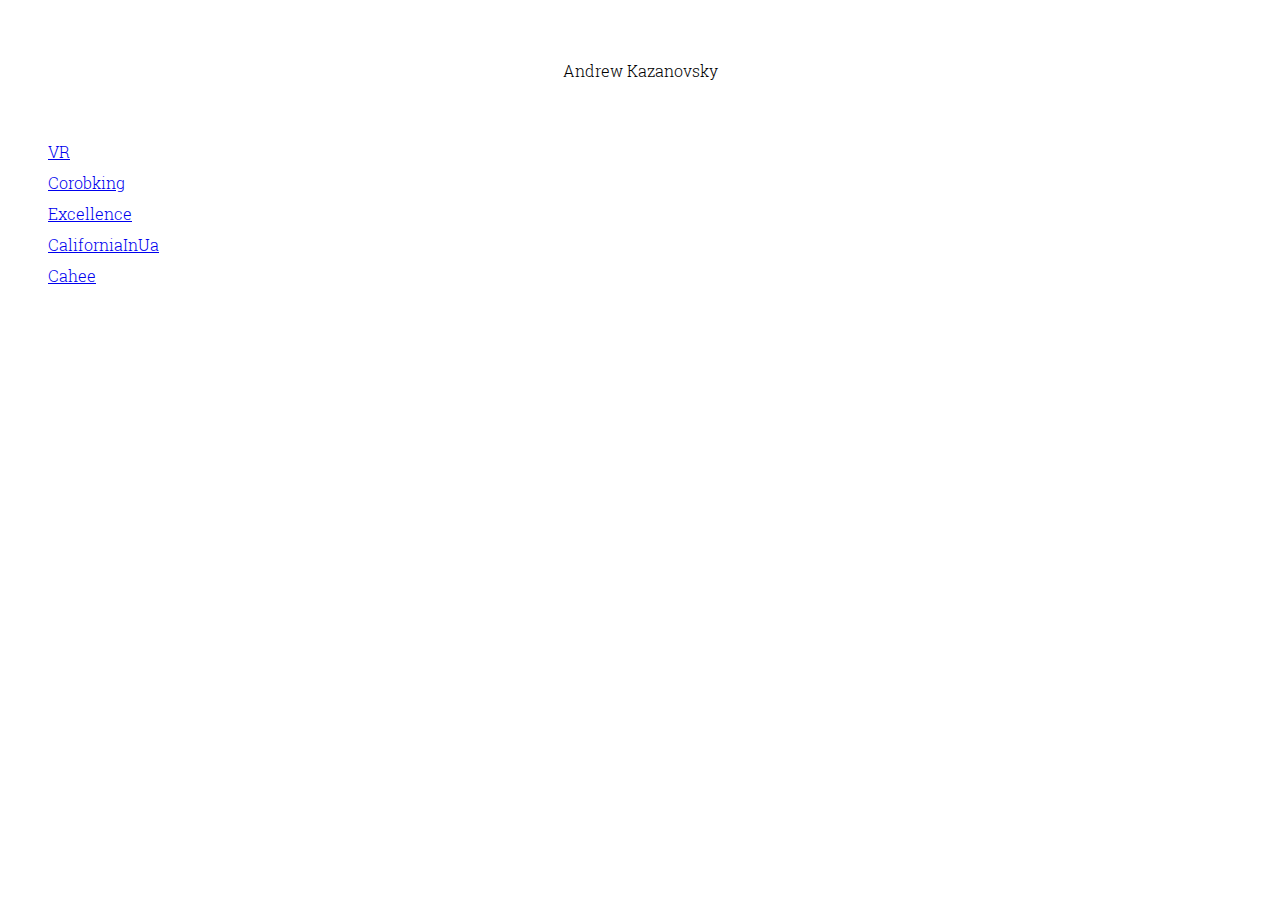
<file: index.html>
<!DOCTYPE html>
<html lang="en">
<head>
	<meta charset="UTF-8">
	<title>Portfolio</title>
	<link rel="stylesheet" href="assets/css/style.css">
</head>
<body>
	<header>
		<h3></h3>
		<p>Andrew Kazanovsky</p>
	</header>
	<main>
		<section class="portfolio">
<!-- 			<p>Вот некоторые из моих проектов. Тут есть как мои первые, так и последние работы:</p> -->
<!-- 			<a href="vr2017/index.html">VR 2017 - лендинг для конференции виртуальной реальности</a>
			<a href="corobking/index.html">Corobking - одна из страниц сервиса для аренды помещения по типу коворкингов</a>
			<a href="excellence/index.html">Excellence - сайт для адвоката</a>
			<a href="california/index.html">CaliforniaInUa - лендинг коворкинга в библиотеке Шевченко, один из моих первых =)</a>
			<a href="cahee/index.html">Cahee - тестовое задание</a> -->
			<a href="vr2017/index.html">VR</a>
			<a href="corobking/index.html">Corobking</a>
			<a href="excellence/index.html">Excellence</a>
			<a href="california/index.html">CaliforniaInUa</a>
			<a href="cahee/index.html">Cahee</a>
		</section>
	</main>
	
</body>
</html>
</file>
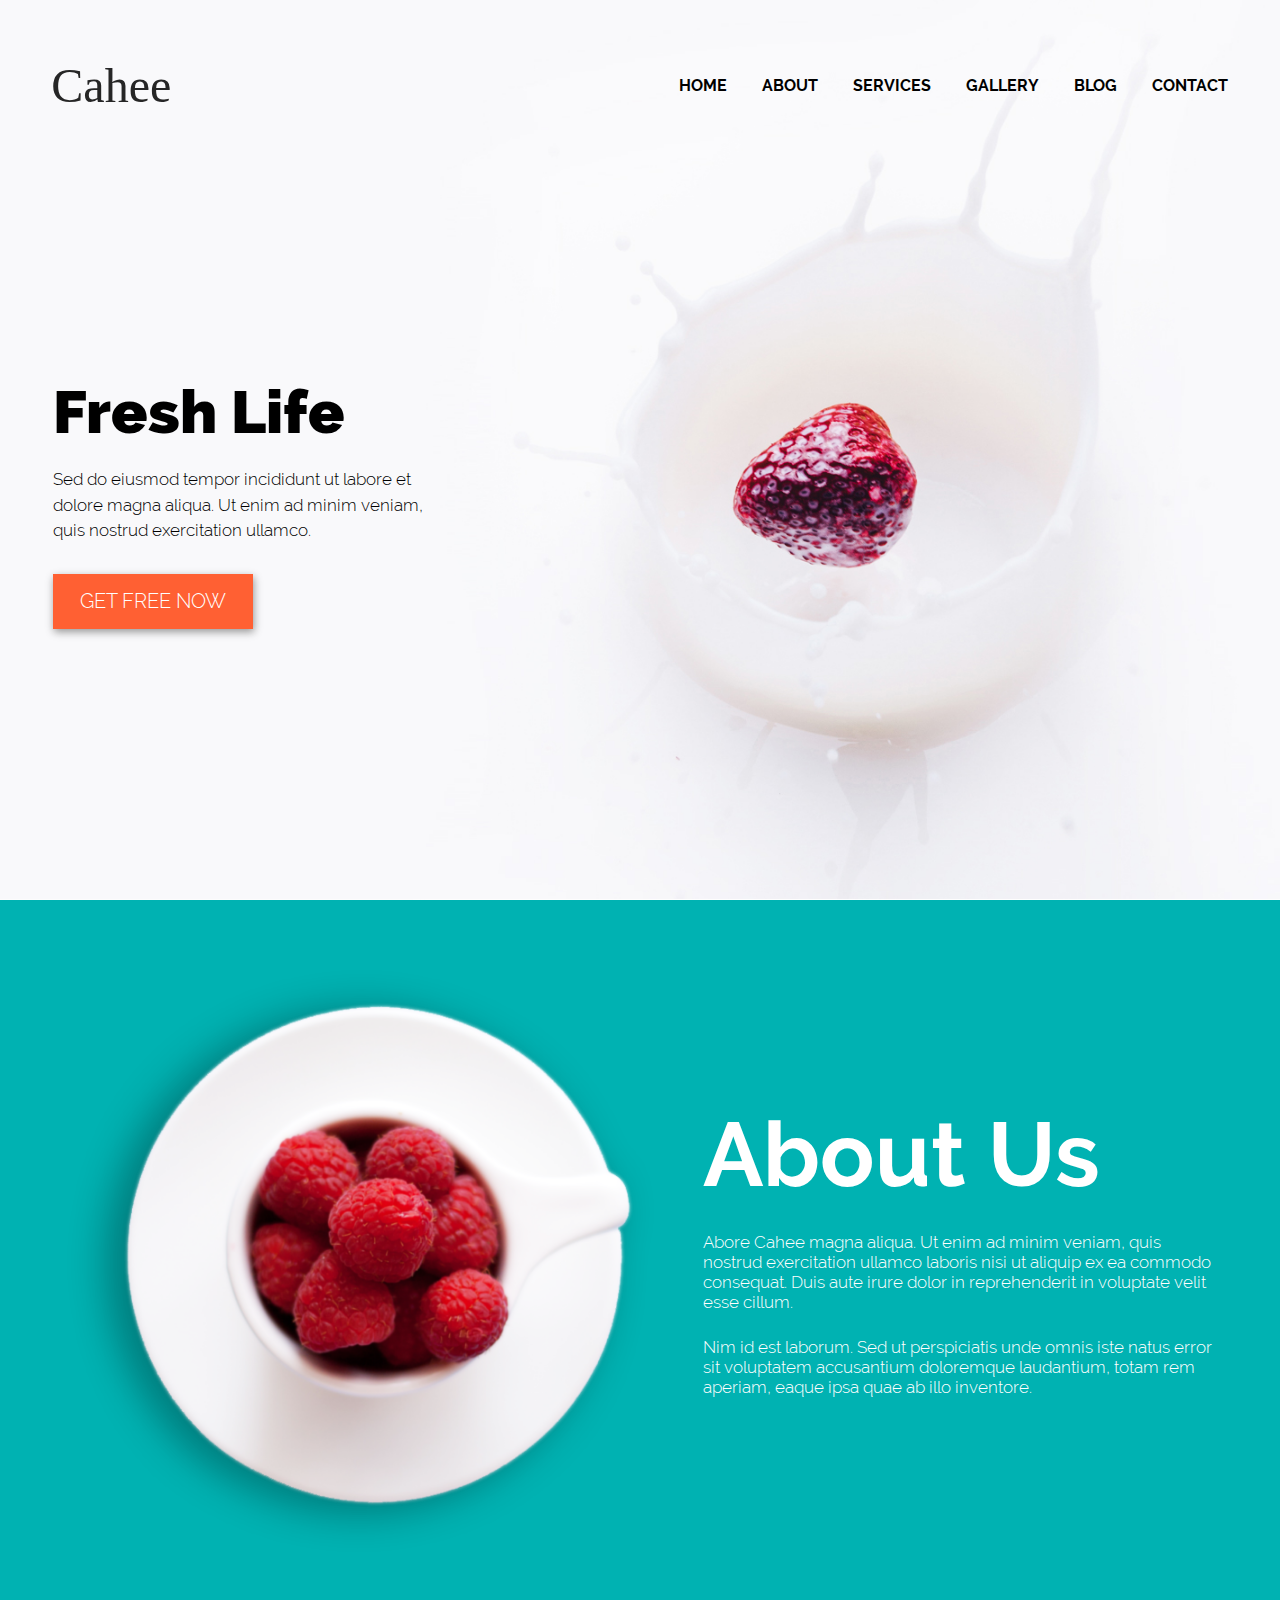
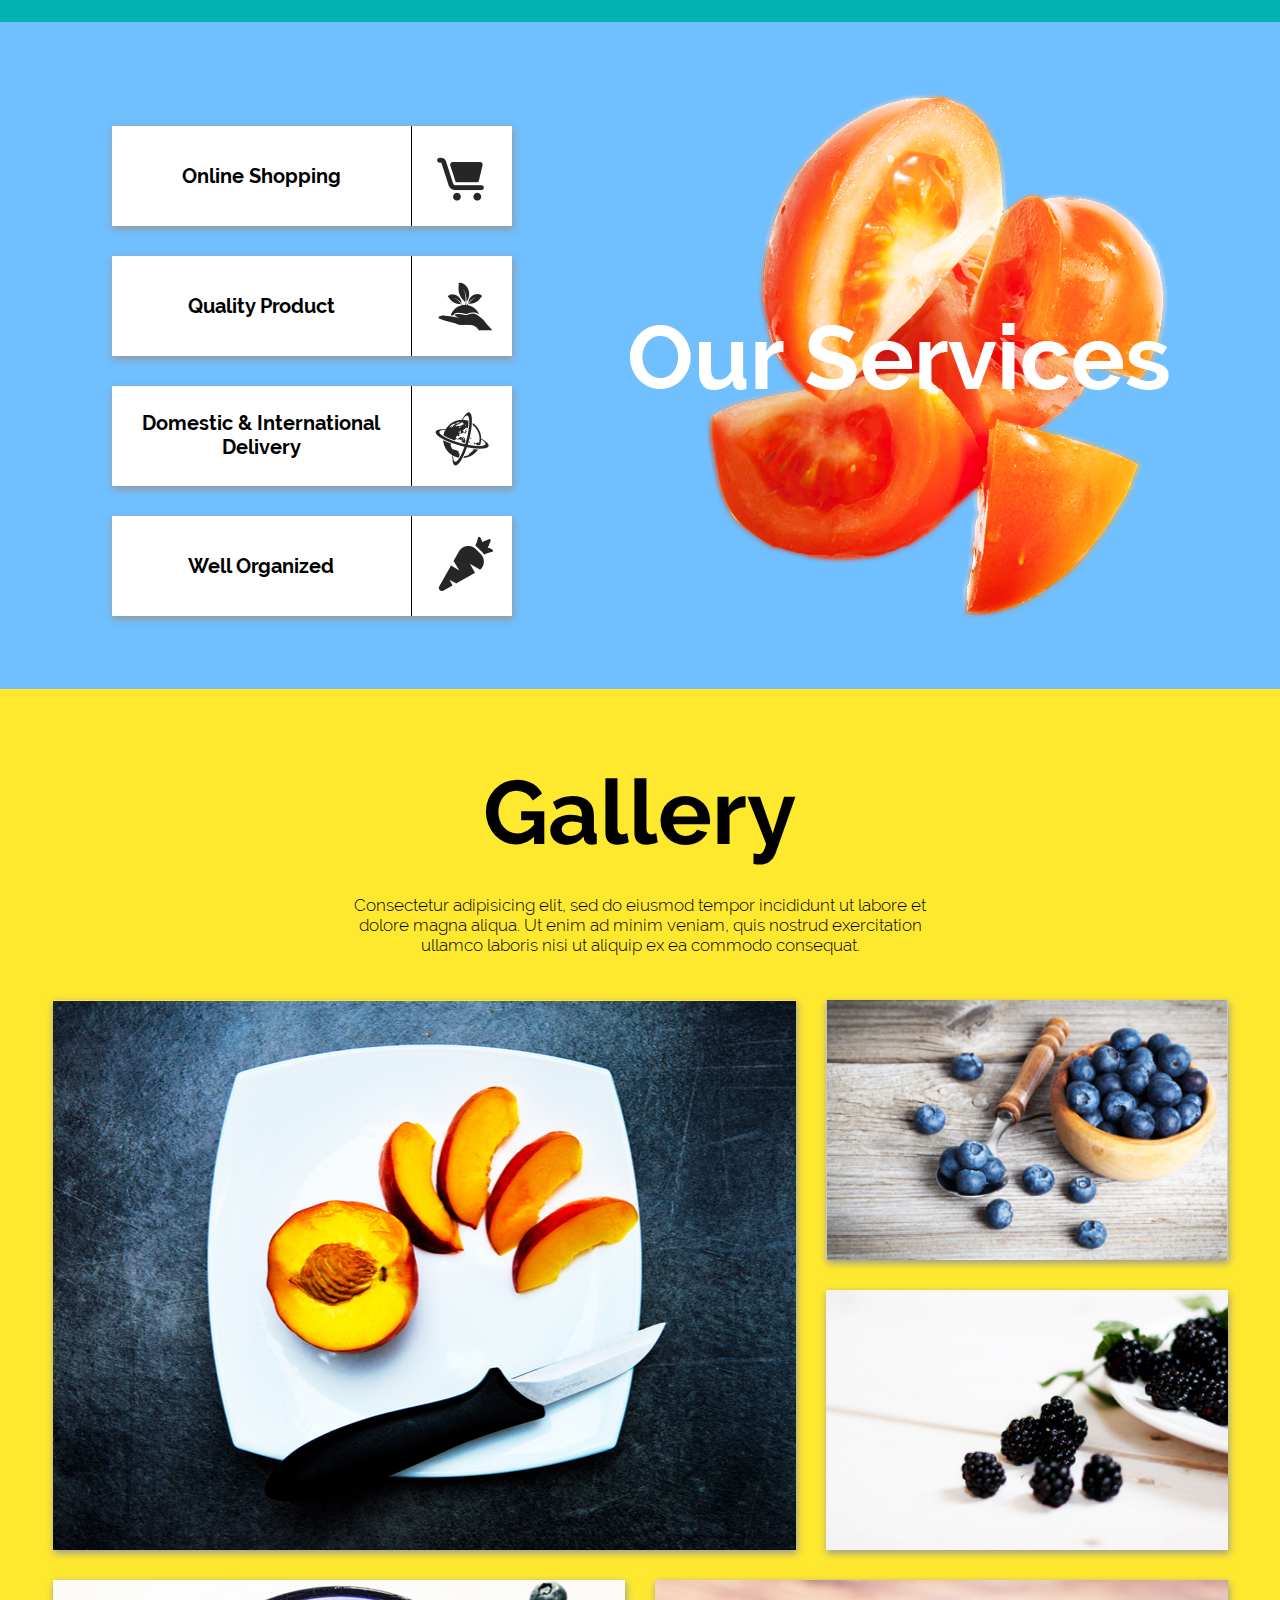
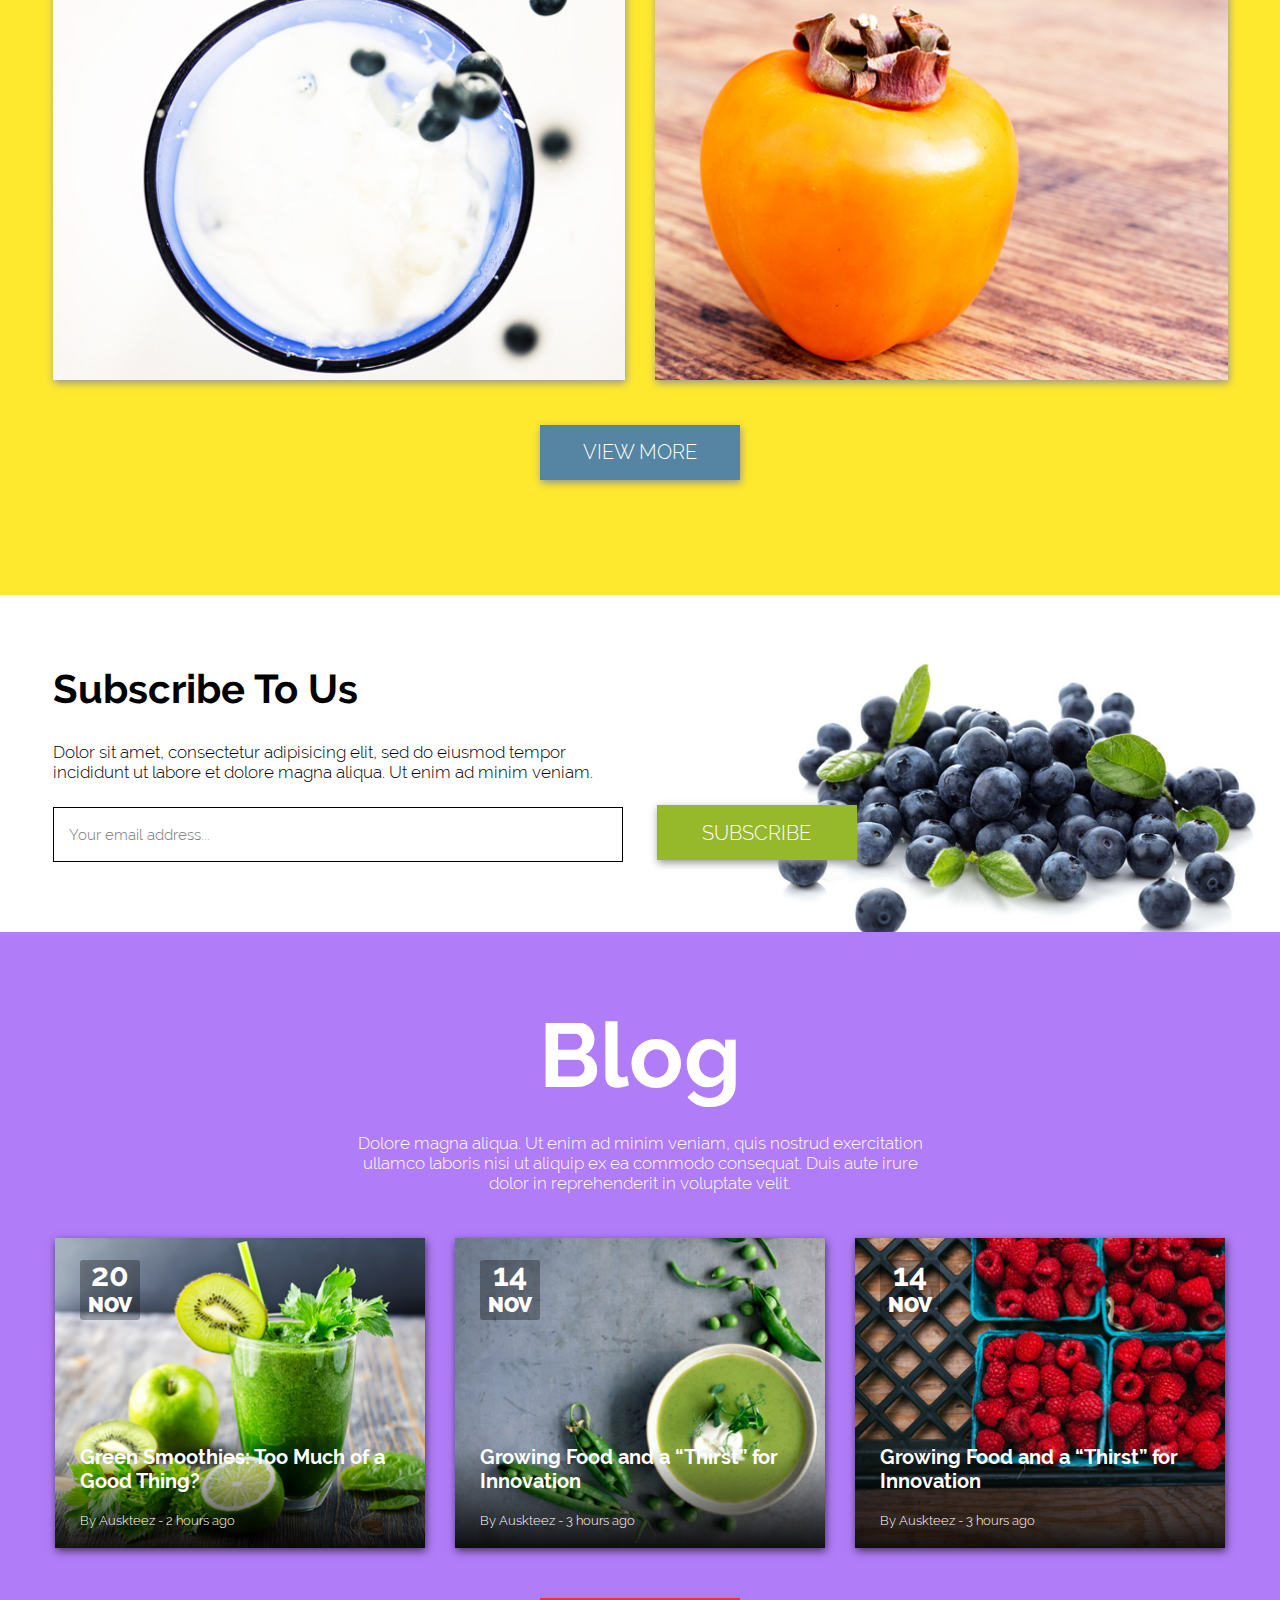
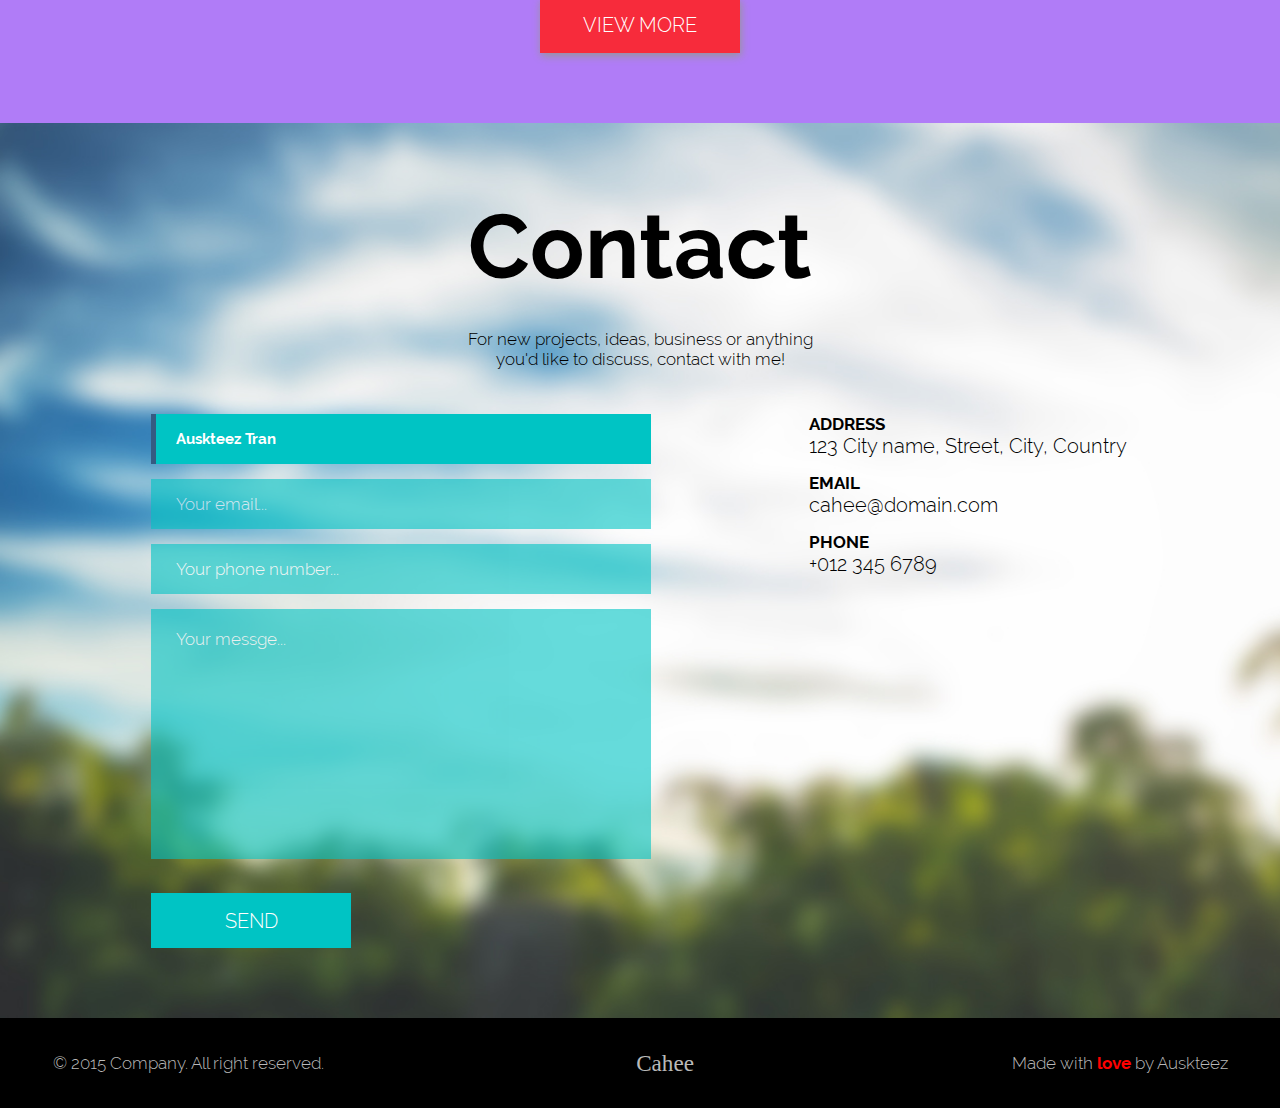
<file: cahee/index.html>
<!DOCTYPE html>
<html lang="en">
   <head>
      <meta charset="utf-8">
      <meta http-equiv="X-UA-Compatible" content="IE=edge">
      <meta name="viewport" content="width=device-width">
      <title>Cahee</title>
      <meta name="description" content="">
      <meta name="viewport" content="width=device-width, initial-scale=1">
      <link rel="shortcut icon" href="favicon/favicon.ico" type="image/x-icon">
      <link rel="apple-touch-icon" href="favicon/apple-touch-icon.png">
      <link rel="stylesheet" href="css/style.css">
   </head>
   <body>
      <header class="header" id='header'>
        <nav class="container flex row header__menu">
          <a href="#header"><img src="images/logo.svg" alt="logo" class="header-logo"></a>
           <div class="burger">
            <a href="#" class="burger__button" id="burger-button">
              <span class="burger__button__icon"></span>
            </a>
            <ul class="burger__menu">
              <li><a href="#header">HOME</a></li>
              <li><a href="#about">ABOUT</a></li>
              <li><a href="#services">SERVICES</a></li>
              <li><a href="#gallery">GALLERY</a></li>
              <li><a href="#blog">BLOG</a></li>
              <li><a href="#contacts">CONTACT</a></li>
            </ul>
          </div>
          <ul class="flex row header__menu-main">
            <li><a href="#header">HOME</a></li>
            <li><a href="#about">ABOUT</a></li>
            <li><a href="#services">SERVICES</a></li>
            <li><a href="#gallery">GALLERY</a></li>
            <li><a href="#blog">BLOG</a></li>
            <li><a href="#contacts">CONTACT</a></li>
          </ul>
        </nav>
        <div class="container header__title">
          <h3>Fresh Life</h3>
          <p>Sed do eiusmod tempor incididunt ut labore et dolore magna aliqua. Ut enim ad minim veniam, quis nostrud exercitation ullamco.</p>
          <a href="#" class="btn">GET FREE NOW</a>
        </div>
      </header>
      <main>
        <section class="about" id='about'>
          <div class="flex row container">
            <img src="images/about-img.png" alt="">
            <div>
              <h3>About Us</h3>
              <p>
                Abore Cahee magna aliqua. Ut enim ad minim veniam, quis nostrud exercitation ullamco laboris nisi ut aliquip ex ea commodo consequat. Duis aute irure dolor in reprehenderit in voluptate velit esse cillum.
              </p>
              <p>Nim id est laborum. Sed ut perspiciatis unde omnis iste natus error sit voluptatem accusantium doloremque laudantium, totam rem aperiam, eaque ipsa quae ab illo inventore.</p>
            </div>
          </div>
        </section>
        <section class="services" id='services'>
          <h3>Our services</h3>
          <div class="flex row container">
            <div>
              <div class="flex row btn"><span>Online Shopping</span><div class="icon"></div></div>
              <div class="flex row btn"><span>Quality Product</span><div class="icon product"></div></div>
              <div class="flex row btn"><span>Domestic & International Delivery</span><div class="icon delivery"></div></div>
              <div class="flex row btn"><span>Well Organized</span><div class="icon organize"></div></div>
            </div>
            <img src="images/services-img.png" alt="">
          </div>
        </section>
        <section class="gallery" id='gallery'>
          <div class="flex container">
            <h3>Gallery</h3>
            <p>Consectetur adipisicing elit, sed do eiusmod tempor incididunt ut labore et dolore magna aliqua. Ut enim ad minim veniam, quis nostrud exercitation ullamco laboris nisi ut aliquip ex ea commodo consequat.</p>
            <div class="flex row gallery__block">
              <div class="gallery__item"></div>
              <div class="flex gallery__block-vertical">
                <div class="gallery__item"></div>
                <div class="gallery__item"></div>
              </div>
            </div>
            <div class="flex row gallery__block-horizontal">
              <div class="gallery__item"></div>
              <div class="gallery__item"></div>
            </div>
            <a class="btn">VIEW MORE</a>
          </div>
        </section>
        <section class="subscribe">
          <div class="container">
            <h3>Subscribe To Us</h3>
            <p>Dolor sit amet, consectetur adipisicing elit, sed do eiusmod tempor incididunt ut labore et dolore magna aliqua. Ut enim ad minim veniam.</p>
            <form action="">
              <input type="text" placeholder="Your email address...">
              <button class="btn">SUBSCRIBE</button>
            </form>
          </div>
        </section>
        <section class="blog" id='blog'>
          <div class="container flex">
            <h3>Blog</h3>
            <p>Dolore magna aliqua. Ut enim ad minim veniam, quis nostrud exercitation ullamco laboris nisi ut aliquip ex ea commodo consequat. Duis aute irure dolor in reprehenderit in voluptate velit.</p>
            <div class="flex row blog__items">
              <div class="flex blog__item">
                <div class="date"><p>20<span class="month">NOV</span></p></div>
                <a href="#" class="blog__item__title">Green Smoothies: Too Much of a Good Thing?</a>
                <span>By <a href="#">Auskteez</a> - 2 hours ago</span>
              </div>
              <div class="flex blog__item">
                <div class="date"><p>14<span class="month">NOV</span></p></div>
                <a href="#" class="blog__item__title">Growing Food and a “Thirst” for Innovation</a>
                <span>By <a href="#">Auskteez</a> - 3 hours ago</span>
              </div>
              <div class="flex blog__item">
                <div class="date"><p>14<span class="month">NOV</span></p></div>
                <a href="#" class="blog__item__title">Growing Food and a “Thirst” for Innovation</a>
                <span>By <a href="3">Auskteez</a> - 3 hours ago</span>
              </div>
            </div>
            <a class="btn">VIEW MORE</a>
          </div>
        </section>
        <section class="contacts" id='contacts'>
          <div class="container flex">
            <h3>Contact</h3>
            <p>For new projects, ideas, business or anything you'd like to discuss, contact with me!</p>
            <div class="container flex row contacts__block">
              <form action="">
                <input name="name" type="text" placeholder='Your name...' value='Auskteez Tran' required>
                <input name="email" type="email" placeholder='Your email...' required>
                <input name="phone" type="text" placeholder="Your phone number..." required>
                <textarea name="message" placeholder="Your messge..." required></textarea>
                <button class="btn">Send</button>
              </form>
              <div class="contacts__info">
                <p>
                  <span>ADDRESS</span>
                  <a href="https://www.google.com.ua/maps">123 City name, Street, City, Country</a>
                </p>
                <p>
                  <span>EMAIL</span>
                  <a href="mailto:cahee@domain.com">cahee@domain.com</a>
                </p>
                <p>
                  <span>PHONE</span>
                  <a href="tel:+0123456789">+012 345 6789</a>
                </p>
              </div>
            </div>
          </div>
        </section>
      </main>
      <footer class="footer">
        <div class="flex row container">
          <span>© 2015 Company. All right reserved.</span>
          <a href="#header"><img src="images/logo-small.svg" alt="logo"></a>
          <p>Made with <span class="red">love</span> by <a href="#">Auskteez</a></p>
        </div>
        
      </footer>
      <script src='js/burger.js'></script>
   </body>
</html>
</file>
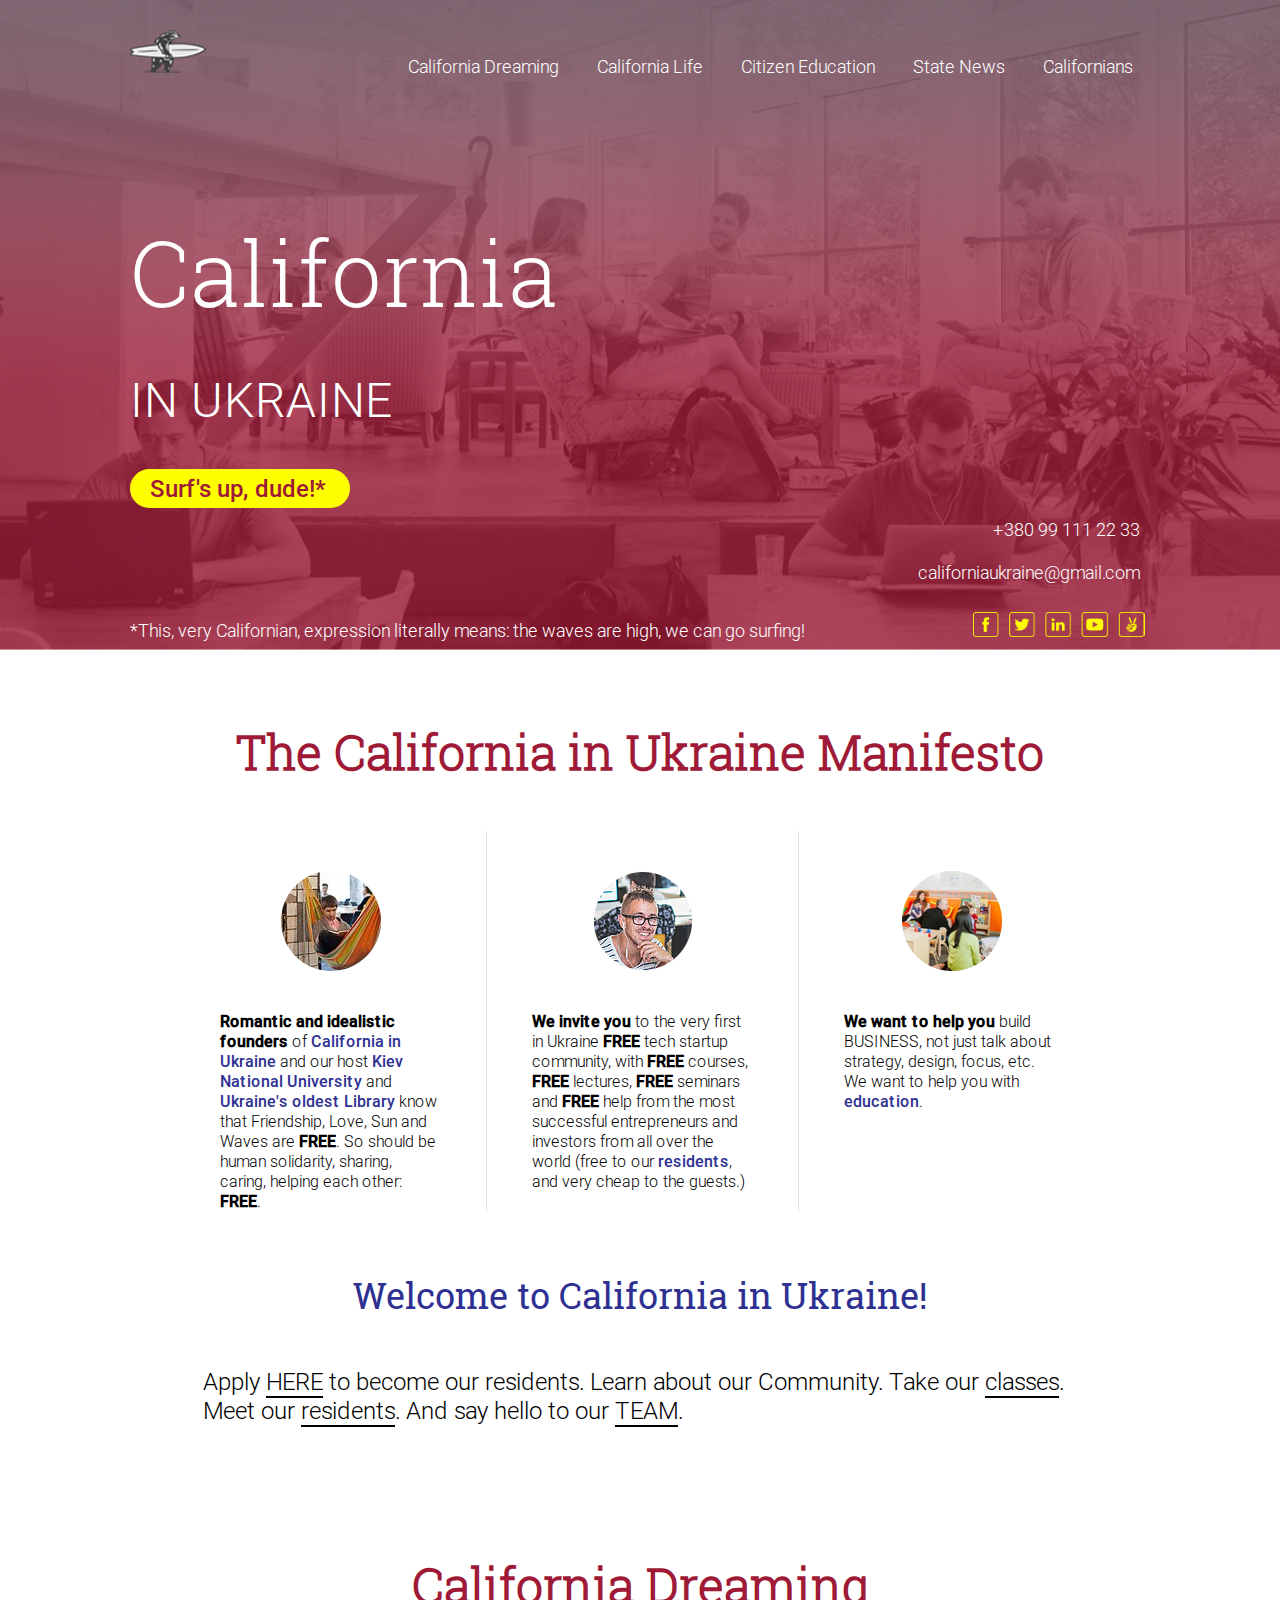
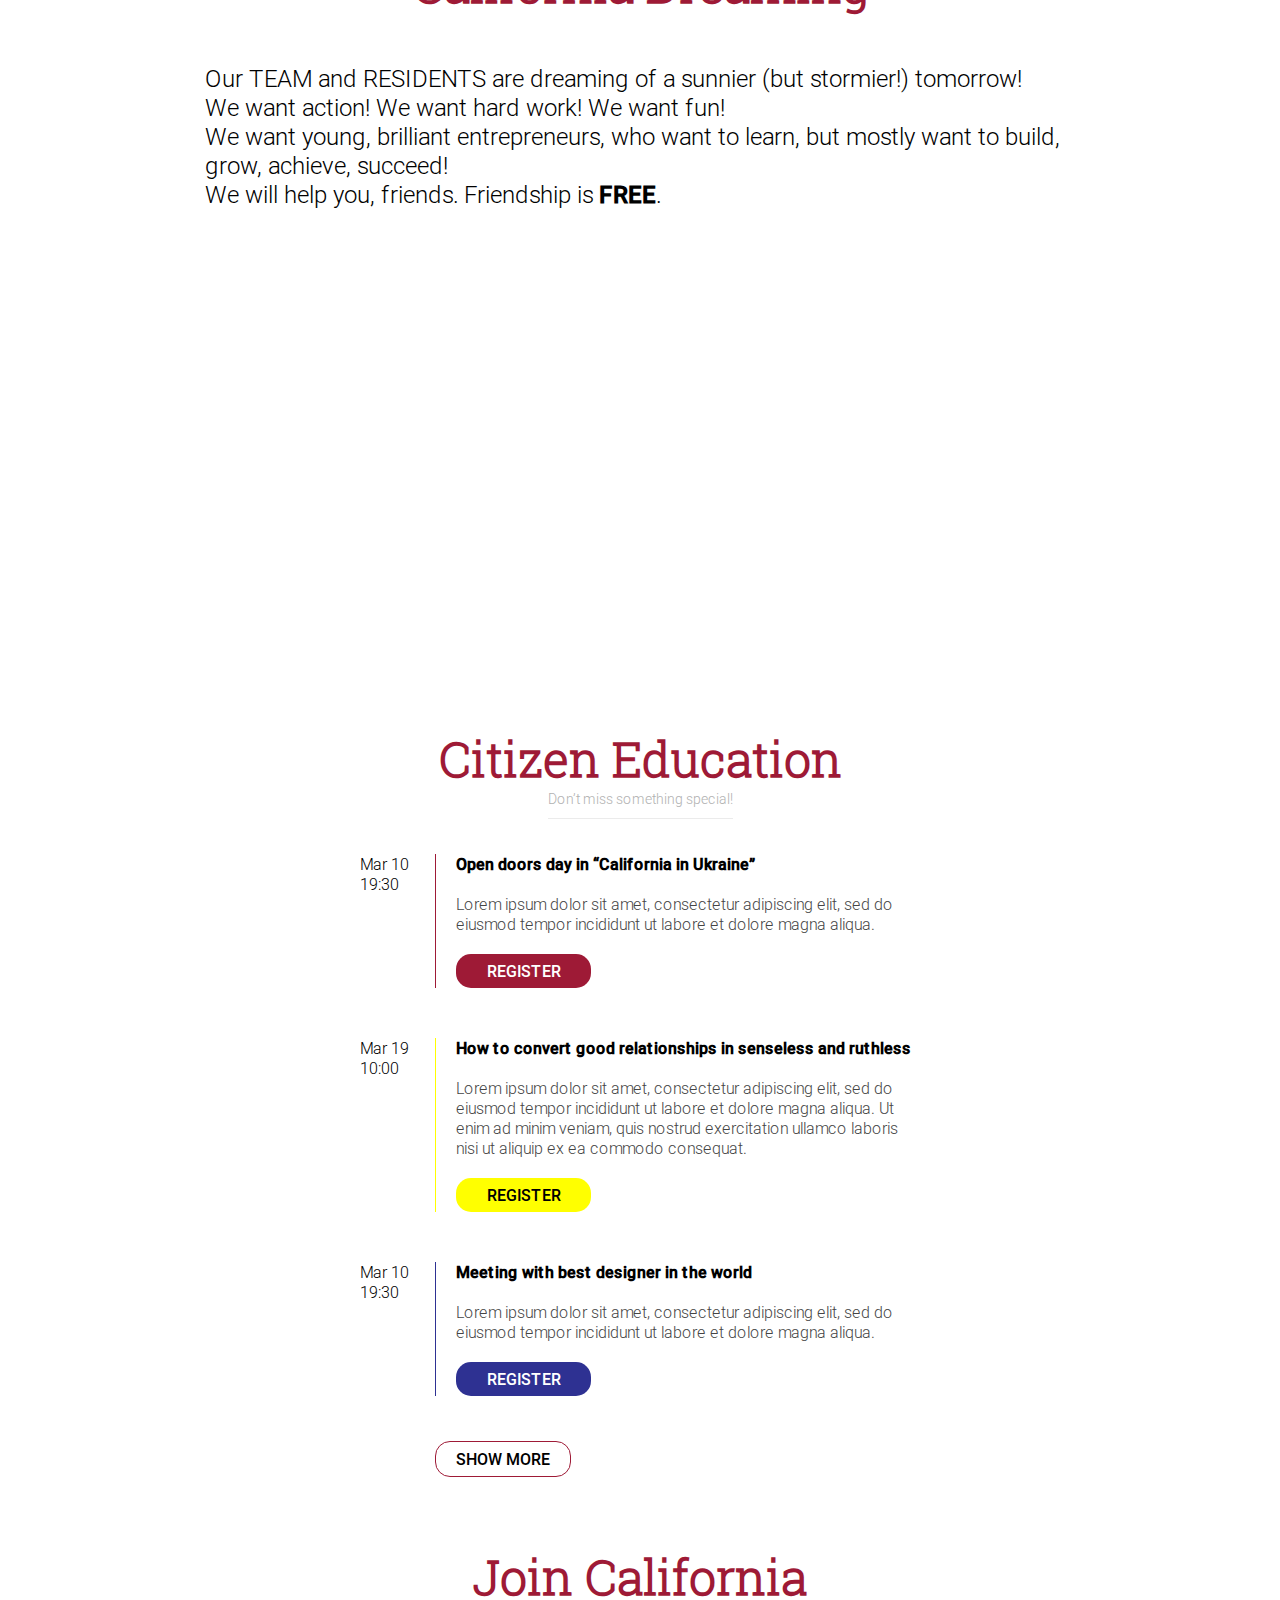
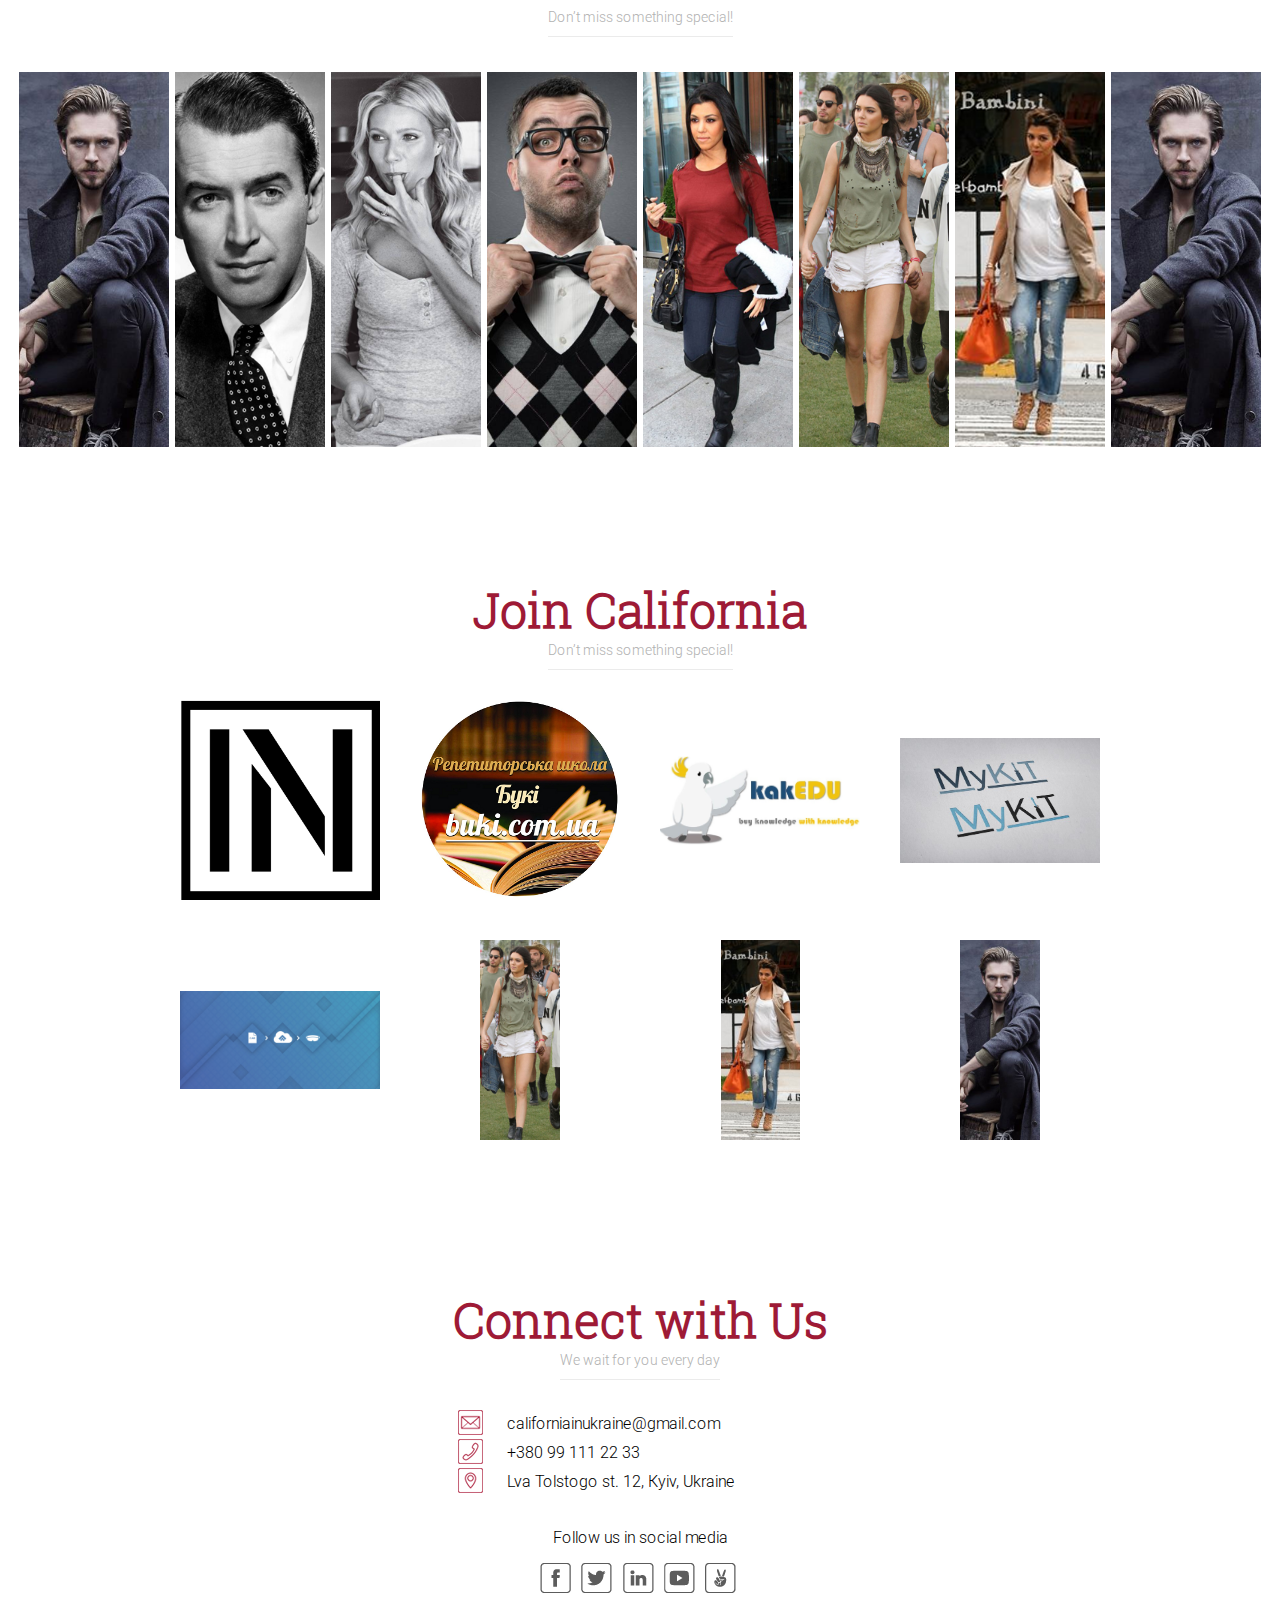
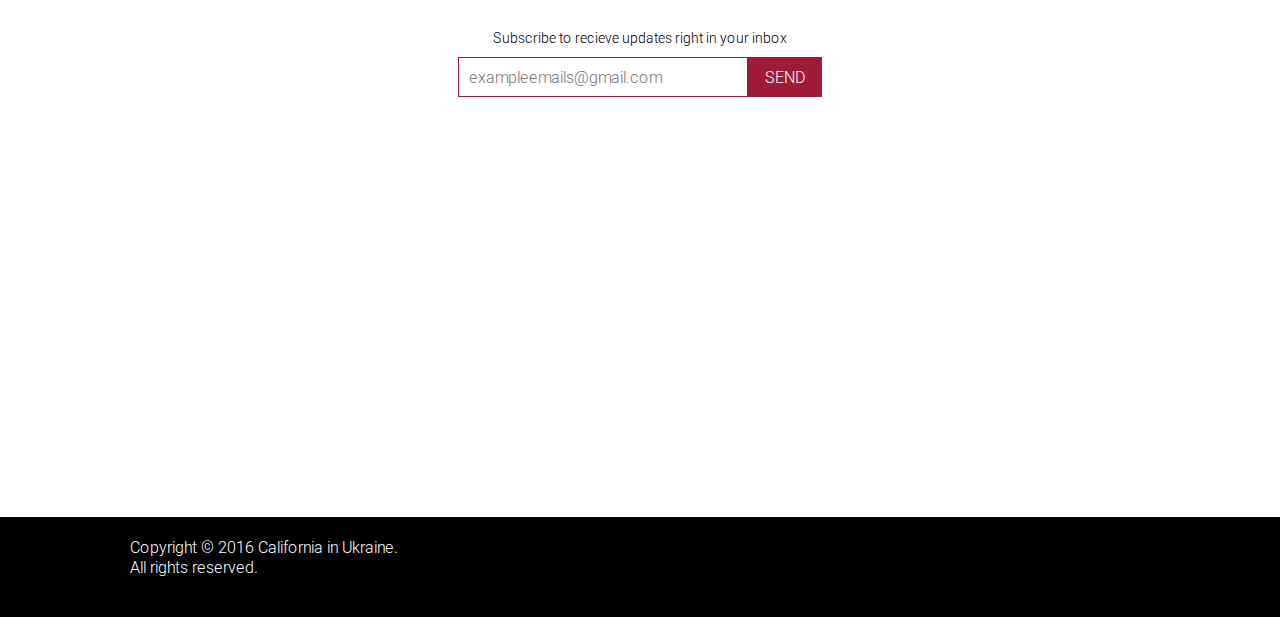
<file: california/index.html>
<!DOCTYPE html>
<html lang="en">
   <head>
      <meta charset="utf-8">
      <meta http-equiv="X-UA-Compatible" content="IE=edge">
      <meta name="viewport" content="width=device-width">
      <title>California in Ukraine</title>
      <meta name="description" content="">
      <meta name="viewport" content="width=device-width, initial-scale=1">
      <link rel="shortcut icon" href="favicon/favicon.ico" type="image/x-icon">
      <link rel="apple-touch-icon" href="favicon/apple-touch-icon.png">
      <link rel="stylesheet" href="css/style.css">
      <script src="js/jquery-3.1.1.min.js" defer></script>
      <script src="https://api-maps.yandex.ru/2.1/?load=package.full&lang=ru_RU" type="text/javascript" defer></script>
   </head>
   <body>
      <header class='flex header'>
         <nav class='flex row'>
            <a href="#"><img src="images/logo.png"></a>
            <ul>
               <li><a href="#dreaming">California Dreaming</a></li>
               <li><a href="#">California Life</a></li>
               <li><a href="#education">Citizen Education</a></li>
               <li><a href="#">State News</a></li>
               <li><a href="#californians">Californians</a></li>
            </ul>
         </nav>
         <nav class='flex burger-menu'>
               <button class="hamburger">&#9776;</button>
               <button class="cross">&#735;</button>
               <a href="#"><img src="images/logo.png"></a>
               <ul class='menu'>
                  <li><a href="#dreaming">California Dreaming</a></li>
                  <li><a href="#">California Life</a></li>
                  <li><a href="#education">Citizen Education</a></li>
                  <li><a href="#">State News</a></li>
                  <li><a href="#californians">Californians</a></li>
               </ul>
         </nav>
         <div class='header-title'>
            <h1>California</h1>
            <h2>IN UKRAINE</h2>
            <a href="">Surf's up, dude!*</a>
         </div>
         <div class="header-footer flex row">
            <div class='flex header-contacts'>
               <phone><a href="tel:+380991112233">+380 99 111 22 33</a></phone>
               <address><a href="mailto:californiaukraine@gmail.com">californiaukraine@gmail.com</a></address>
                <p>
                  <a class="facebook" href='https://www.facebook.com'></a>
                  <a class="twitter" href='https://twitter.com'></a>
                  <a class="linkd" href='https://www.linkedin.com/'></a>
                  <a class="youtube" href='https://youtube.com/'></a>
                  <a class="angelco" href='https://angel.co/'></a>
                </p>
            </div>
            <span class='header-title-details'>*This, very Californian, expression literally means: the waves are high, we can go surfing!</span>
         </div>
      </header>
      <main>
         <section class='welcome flex'>
            <h3>The California in Ukraine Manifesto</h3>
            <div class="flex row container">
               <div class="flex border-right">
                  <img src="images/img-1.png">
                  <span>
                     <b>Romantic and idealistic founders</b> of <a href='#'>California in Ukraine</a> and our host <a href="#">Kiev National University</a> and <a href="#">Ukraine's oldest Library</a> know that Friendship, Love, Sun and Waves are <b>FREE</b>. So should be human solidarity, sharing, caring, helping each other: <b>FREE</b>.
                  </span>
               </div>
               <div class="flex border-right">
                  <img src="images/img-2.png">
                  <span>
                     <b>We invite you</b> to the very first in Ukraine <b>FREE</b> tech startup community, with <b>FREE</b> courses, <b>FREE</b> lectures, <b>FREE</b> seminars
                     and <b>FREE</b> help from the most successful entrepreneurs and investors from all over the world (free to our <a href="#">residents</a>, and very cheap to the guests.)
                  </span>
               </div>
               <div class="flex">
                  <img src="images/img-3.png">
                  <span>
                     <b>We want to help you</b> build BUSINESS, not just talk about strategy, design, focus, etc. We want to help you with <a href="#">education</a>.
                  </span>
               </div>
            </div>
            <h4>Welcome to California in Ukraine!</h4>
            <span>Apply <a href="#">HERE</a> to become our residents. Learn about our Community. Take our <a href="#">classes</a>. Meet our <a href="#">residents</a>. And say hello to our <a href="#">TEAM</a>.</span>
         </section>
         <section class='flex dreaming' id='dreaming'>
            <h3>California Dreaming</h3>
            <span>
               Our TEAM and RESIDENTS are dreaming of a sunnier (but stormier!) tomorrow!<br>
               We want action! We want hard work! We want fun!<br>
               We want young, brilliant entrepreneurs, who want to learn, but mostly want to build, grow, achieve, succeed! <br>
               We will help you, friends. Friendship is <b>FREE</b>.
            </span>
            <iframe src="https://www.youtube.com/embed/fYNDPPgeYzw" frameborder="0" allowfullscreen id='youtube'></iframe>
         </section>
         <section class='flex container education' id='education'>
            <h3>Citizen Education</h3>
            <span class='description'>Don’t miss something special!</span>
            <div class="flex row course">
               <div class='date'>
                  <span>Mar 10</span>
                  <span>19:30</span>
               </div>
               <div class="flex border-left">
                  <b>Open doors day in “California in Ukraine”</b>
                  <span>Lorem ipsum dolor sit amet, consectetur adipiscing elit, sed do eiusmod tempor incididunt ut labore et dolore magna aliqua. </span>
                  <a href="#">REGISTER</a>
               </div>
            </div>
            <div class="flex row course">
               <div class='date'>
                  <span>Mar 19</span>
                  <span>10:00</span>
               </div>
               <div class="flex border-left">
                  <b>How to convert good relationships in senseless and ruthless</b>
                  <span>Lorem ipsum dolor sit amet, consectetur adipiscing elit, sed do eiusmod tempor incididunt ut labore et dolore magna aliqua. Ut enim ad minim veniam, quis nostrud exercitation ullamco laboris nisi ut aliquip ex ea commodo consequat.</span>
                  <a href="#">REGISTER</a>
               </div>
            </div>
            <div class="flex row course">
               <div class='date'>
                   <span>Mar 10</span>
                   <span>19:30</span>
               </div>
               <div class="flex border-left">
                  <b>Meeting with best designer in the world</b>
                  <span>Lorem ipsum dolor sit amet, consectetur adipiscing elit, sed do eiusmod tempor incididunt ut labore et dolore magna aliqua. </span>
                  <a href="#">REGISTER</a>
               </div>
            </div>
            <a href="#" class='show-more'>SHOW MORE</a>
         </section>
         <section class='flex residents' id='californians'>
            <h3>Join California</h3>
            <span class='description'>Don’t miss something special!</span>
            <div class='flex row'>
               <div class='resident'>
                  <div>
                     <b>Johny Doe</b>
                     <span>SEO at Hackraft</span>
                     <span>Lorem ipsum dolor sit amet, consectetur adipisicing elit...</span>
                  </div>
               </div>
               <div class='resident'>
                  <div>
                     <b>Johny Doe</b>
                     <span>SEO at Hackraft</span>
                     <span>Lorem ipsum dolor sit amet, consectetur adipisicing elit...</span>
                  </div>
               </div>
               <div class='resident'>
                  <div>
                     <b>Johny Doe</b>
                     <span>SEO at Hackraft</span>
                     <span>Lorem ipsum dolor sit amet, consectetur adipisicing elit...</span>
                  </div>
               </div>
               <div class='resident'>
                  <div>
                     <b>Johny Doe</b>
                     <span>SEO at Hackraft</span>
                     <span>Lorem ipsum dolor sit amet, consectetur adipisicing elit...</span>
                  </div>
               </div>
               <div class='resident'>
                  <div>
                     <b>Johny Doe</b>
                     <span>SEO at Hackraft</span>
                     <span>Lorem ipsum dolor sit amet, consectetur adipisicing elit...</span>
                  </div>
               </div>
               <div class='resident'>
                  <div>
                     <b>Johny Doe</b>
                     <span>SEO at Hackraft</span>
                     <span>Lorem ipsum dolor sit amet, consectetur adipisicing elit...</span>
                  </div>
               </div>
               <div class='resident'>
                  <div>
                     <b>Johny Doe</b>
                     <span>SEO at Hackraft</span>
                     <span>Lorem ipsum dolor sit amet, consectetur adipisicing elit...</span>
                  </div>
               </div>
               <div class='resident'>
                  <div>
                     <b>Johny Doe</b>
                     <span>SEO at Hackraft</span>
                     <span>Lorem ipsum dolor sit amet, consectetur adipisicing elit...</span>
                  </div>
               </div>
            </div>
         </section>
         <section class='flex join' id='californians'>
            <h3>Join California</h3>
            <span class='description'>Don’t miss something special!</span>
            <div class='flex row'>
               <div class='company'>
                  <div>
                     <b>Johny Doe</b>
                     <span>SEO at Hackraft</span>
                     <span>Lorem ipsum dolor sit amet, consectetur adipisicing elit...</span>
                  </div>
               </div>
               <div class='company'>
                  <div>
                     <b>Johny Doe</b>
                     <span>SEO at Hackraft</span>
                     <span>Lorem ipsum dolor sit amet, consectetur adipisicing elit...</span>
                  </div>
               </div>
               <div class='company'>
                  <div>
                     <b>Johny Doe</b>
                     <span>SEO at Hackraft</span>
                     <span>Lorem ipsum dolor sit amet, consectetur adipisicing elit...</span>
                  </div>
               </div>
               <div class='company'>
                  <div>
                     <b>Johny Doe</b>
                     <span>SEO at Hackraft</span>
                     <span>Lorem ipsum dolor sit amet, consectetur adipisicing elit...</span>
                  </div>
               </div>
               <div class='company'>
                  <div>
                     <b>Johny Doe</b>
                     <span>SEO at Hackraft</span>
                     <span>Lorem ipsum dolor sit amet, consectetur adipisicing elit...</span>
                  </div>
               </div>
               <div class='company'>
                  <div>
                     <b>Johny Doe</b>
                     <span>SEO at Hackraft</span>
                     <span>Lorem ipsum dolor sit amet, consectetur adipisicing elit...</span>
                  </div>
               </div>
               <div class='company'>
                  <div>
                     <b>Johny Doe</b>
                     <span>SEO at Hackraft</span>
                     <span>Lorem ipsum dolor sit amet, consectetur adipisicing elit...</span>
                  </div>
               </div>
               <div class='company'>
                  <div>
                     <b>Johny Doe</b>
                     <span>SEO at Hackraft</span>
                     <span>Lorem ipsum dolor sit amet, consectetur adipisicing elit...</span>
                  </div>
               </div>
            </div>
         </section>
         <section class='flex contacts'>
            <h3>Connect with Us</h3>
            <span class='description'>We wait for you every day</span>
            <div class='flex row'>
               <div>
                 <div class='contacts-details'>
                    <div>
                       <img src="images/mail-icon.png">
                       <a href="mailto:californiainukraine@gmail.com">californiainukraine@gmail.com</a>
                    </div>
                    <div>
                       <img src="images/phone-icon.png">
                       <a href="tel:+380991112233">+380 99 111 22 33</a>
                    </div>
                    <div>
                       <img src="images/location-icon.png">
                       <a href="#contacts__map">Lva Tolstogo st. 12, Кyiv, Ukraine</a>
                    </div>
                 </div>
                 <div class='social-media'>
                    <span>Follow us in social media</span>
                    <p>
                      <a class="facebook" href='https://www.facebook.com'></a>
                      <a class="twitter" href='https://twitter.com'></a>
                      <a class="linkd" href='https://www.linkedin.com/'></a>
                      <a class="youtube" href='https://youtube.com/'></a>
                      <a class="angelco" href='https://angel.co/'></a>
                    </p>
                 </div>
                 <form action="">
                    <span>Subscribe to recieve updates right in your inbox</span><br>
                    <input type="text" name="email" placeholder='exampleemails@gmail.com' required>
                    <input type="submit" value='SEND'>
                 </form>
               </div>
              <div id="contacts__map" class='flex'></div>
            </div>
         </section>
      </main>
      <footer>
         <div>
            <span>
               Copyright © 2016 California in Ukraine.
            </span>
            <span>
               All rights reserved.
            </span>
         </div>
      </footer>
      <script src="js/map.js" defer></script>
      <script src="js/menu.js" defer></script>
   </body>
</html>
</file>
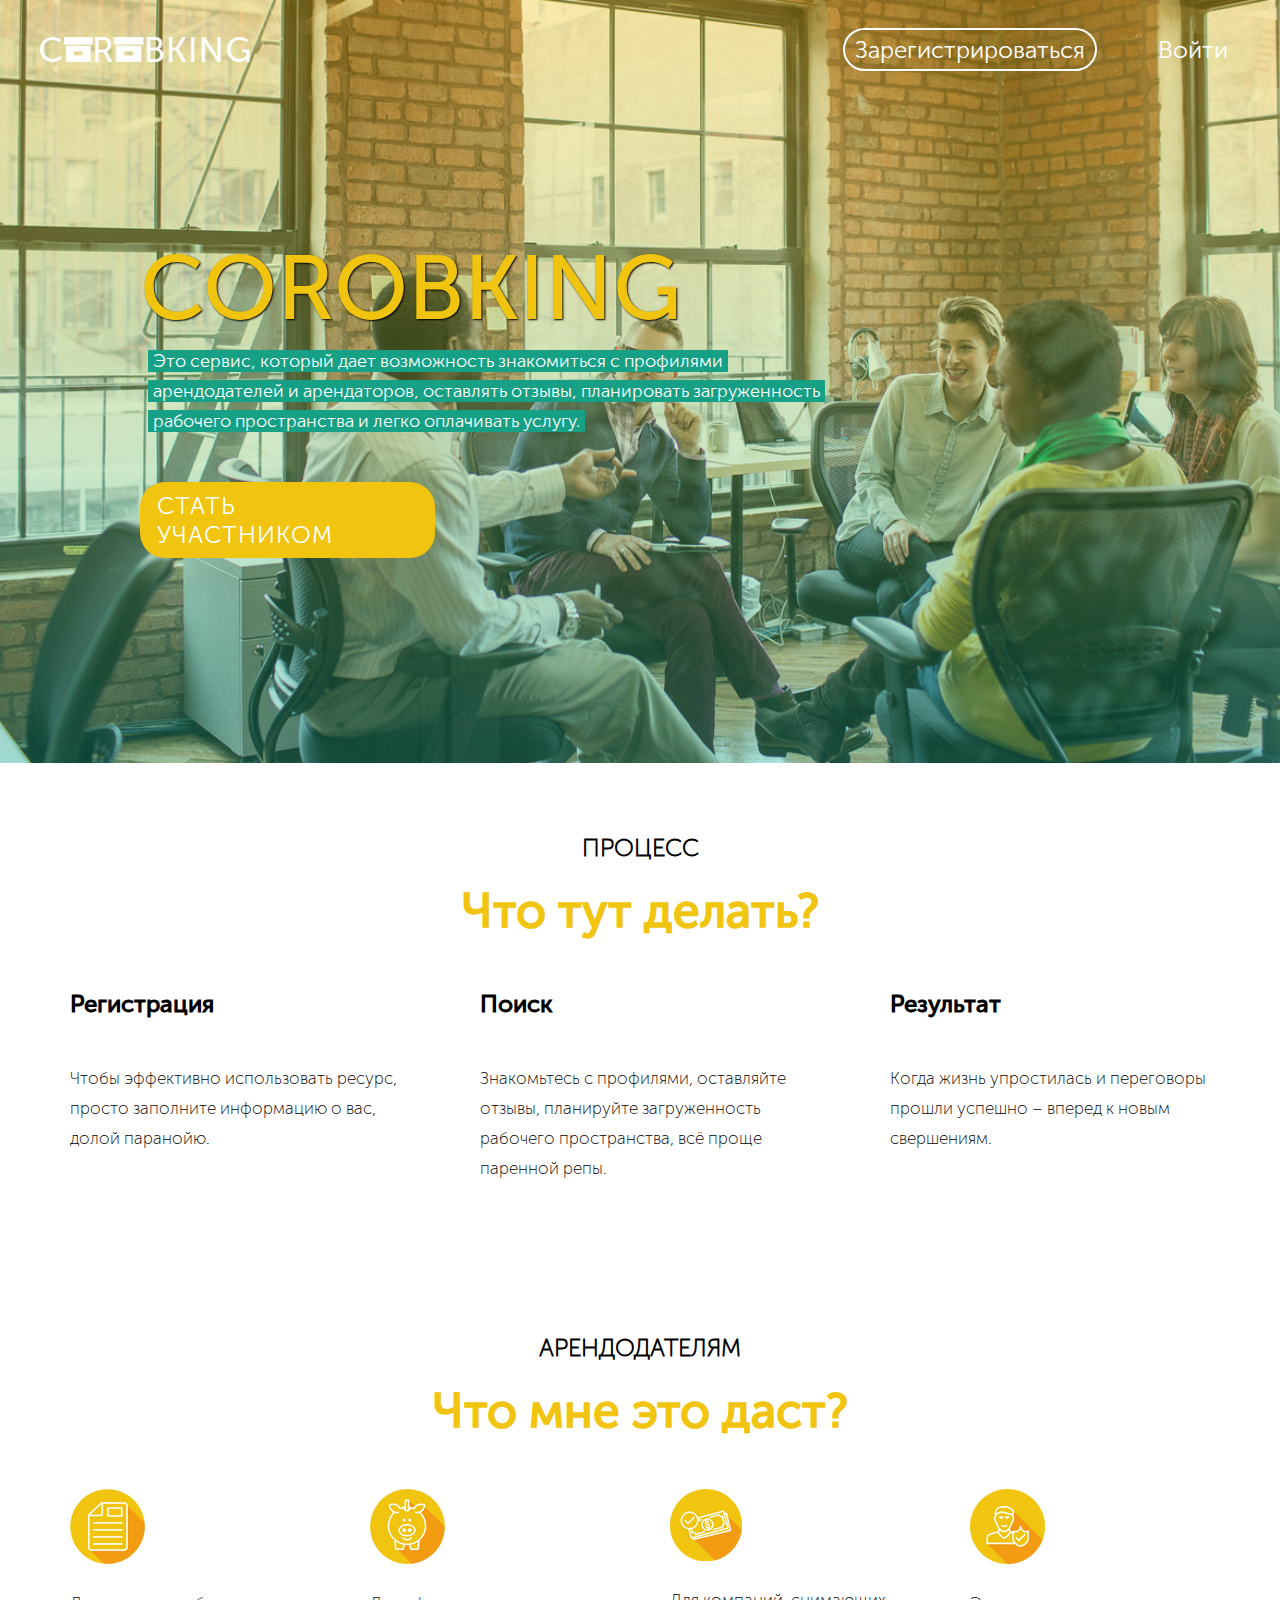
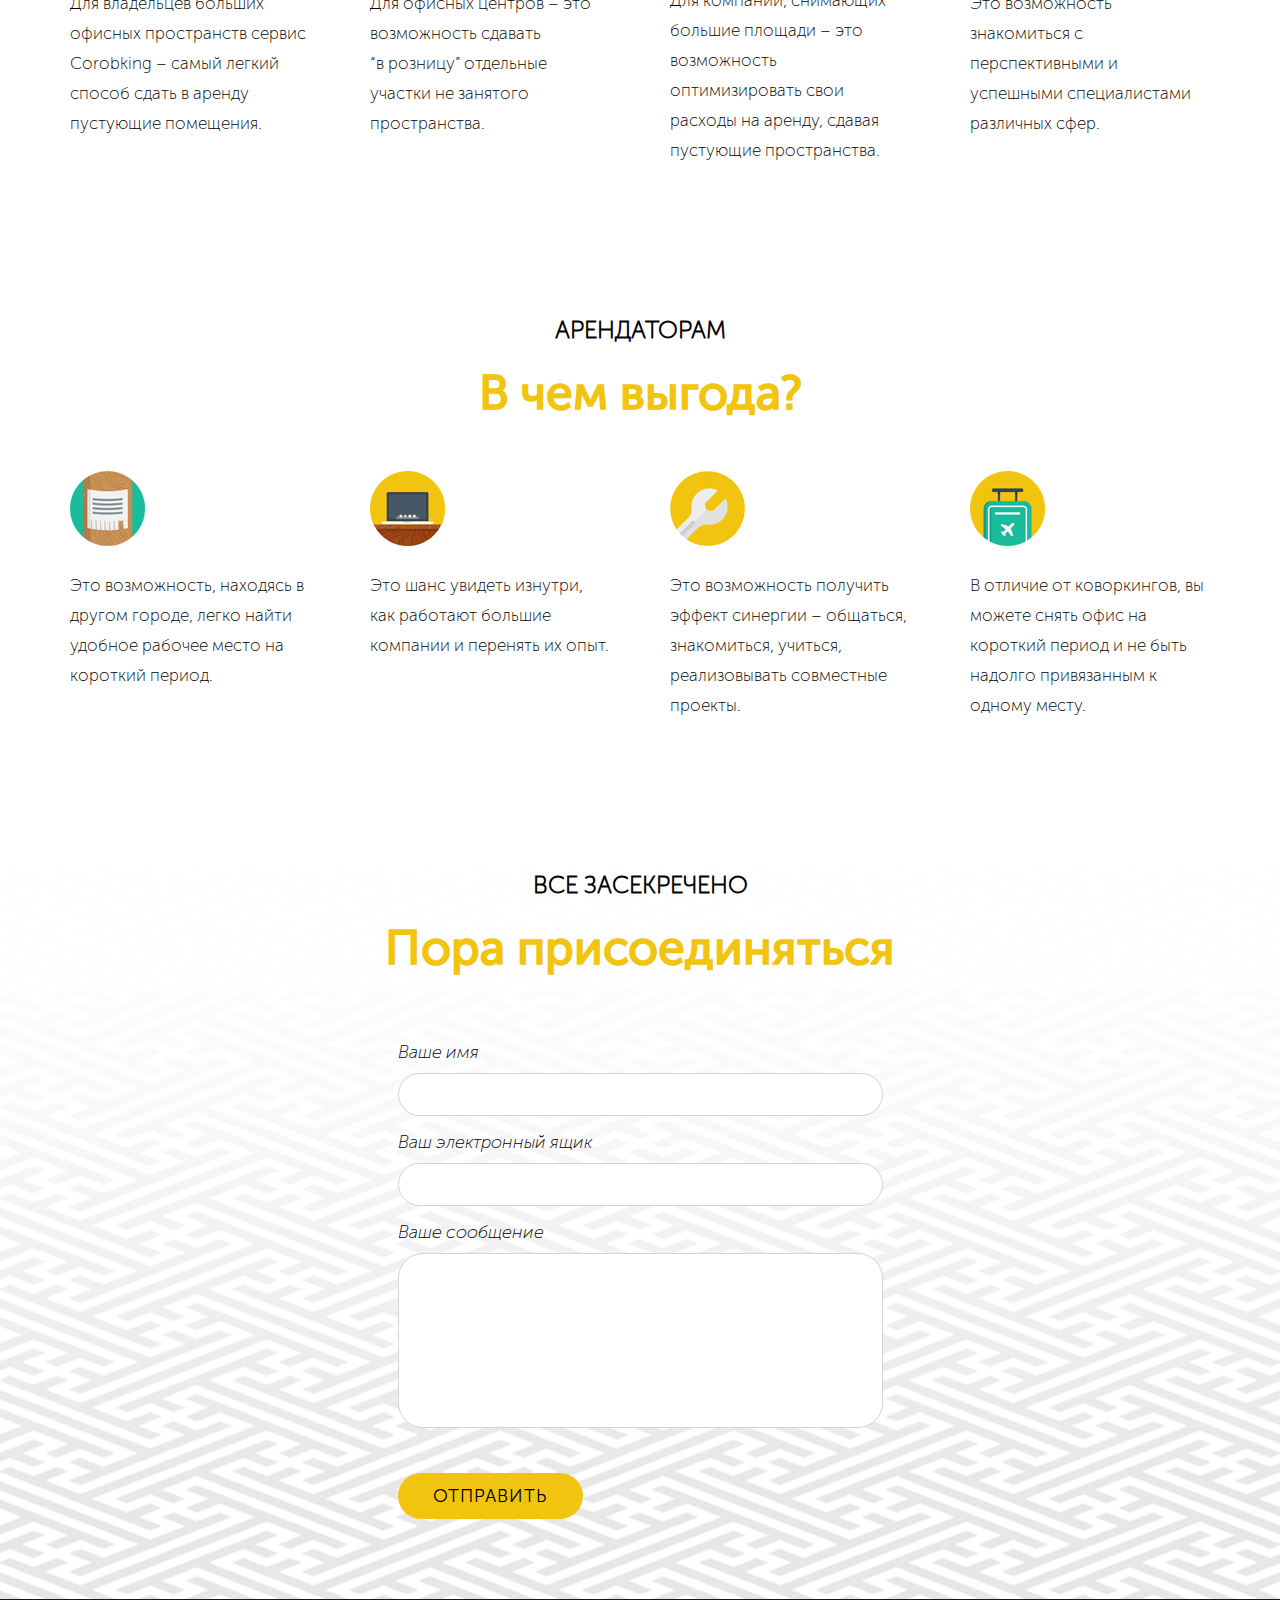
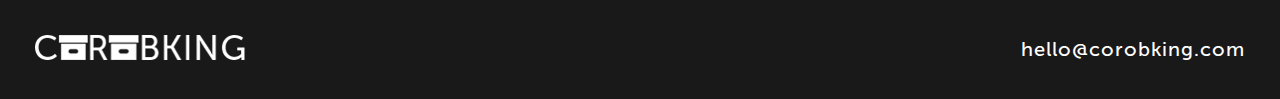
<file: corobking/index.html>
<!DOCTYPE html>
<html lang="en">
   <head>
      <meta charset="utf-8">
      <meta http-equiv="X-UA-Compatible" content="IE=edge">
      <meta name="viewport" content="width=device-width">
      <title>Corobking</title>
      <meta name="description" content="">
      <meta name="viewport" content="width=device-width, initial-scale=1">
      <link rel="shortcut icon" href="favicon/favicon.ico" type="image/x-icon">
      <link rel="apple-touch-icon" href="favicon/apple-touch-icon.png">
      <link rel="stylesheet" href="css/style.css">
   </head>
   <body>
      <header class='flex header'>
         <nav class='flex row header__nav'>
            <a href="#" class="header-logo"><img src="images/logo.png" alt="logo"></a>
            <p>
               <a fref='#'>Зарегистрироваться</a>
               <a fref='#'>Войти</a>
            </p>
         </nav>
         <div class="header__project-about">
            <h1>COROBKING</h1>
            <p>
               <span>Это сервис, который  дает возможность знакомиться с профилями</span>
               <span>арендодателей и арендаторов, оставлять отзывы, планировать загруженность</span>
               <span>рабочего пространства и легко оплачивать услугу.</span>
            </p>
            <a href="#">СТАТЬ УЧАСТНИКОМ</a>
         </div>
      </header>
      <main class='container'>
         <section class='flex'>
           <h3>Процесс</h3>
           <h4>Что тут делать?</h4>
           <div class="flex row descriptions">
              <div>
                 <b>Регистрация</b>
                 <span>Чтобы эффективно использовать ресурс, просто заполните информацию о вас, долой паранойю.</span>
              </div>
              <div>
                 <b>Поиск</b>
                 <span>Знакомьтесь с профилями, оставляйте отзывы, планируйте загруженность рабочего пространства, всё проще паренной репы.</span>
              </div>
              <div>
                 <b>Результат</b>
                 <span>Когда жизнь упростилась и переговоры прошли успешно – вперед к новым свершениям.</span>
              </div>
           </div>
         </section>
         <section class='flex'>
           <h3>Арендодателям</h3>
           <h4>Что мне это даст?</h4>
           <div class="flex row descriptions">
              <div>
                 <img src="images/benefits-icon-4.png">
                 <span>Для владельцев больших офисных пространств сервис Corobking – самый легкий способ сдать в аренду пустующие помещения.</span>
               </div>
               <div>
                  <img src="images/benefits-icon-1.png">
                  <span>Для офисных центров – это возможность сдавать <br/>“в розницу” отдельные участки не занятого пространства.</span>
               </div>
               <div>
                  <img src="images/benefits-icon-2.png">
                  <span>Для компаний, снимающих большие площади – это возможность оптимизировать свои расходы на аренду, сдавая пустующие пространства.</span>
               </div>
               <div>
                  <img src="images/benefits-icon-3.png">
                  <span>Это возможность знакомиться с перспективными и успешными специалистами различных сфер.</span>
               </div>
            </div>
         </section>
         <section class='flex'>
           <h3>Арендаторам</h3>
           <h4>В чем выгода?</h4>
           <div class="flex row descriptions">
              <div>
                 <img src="images/profits-icon-1.png">
                 <span>Это возможность, находясь в другом городе, легко найти удобное рабочее место на короткий период.</span>
               </div>
               <div>
                  <img src="images/profits-icon-2.png">
                  <span>Это шанс увидеть изнутри, как работают большие компании и перенять их опыт.</span>
               </div>
               <div>
                  <img src="images/profits-icon-3.png">
                  <span>Это возможность получить эффект синергии – общаться, знакомиться, учиться, реализовывать совместные проекты.</span>
               </div>
               <div>
                  <img src="images/profits-icon-4.png">
                  <span>В отличие от коворкингов, вы можете снять офис на короткий период и не быть надолго привязанным к одному месту.</span>
               </div>
            </div>
         </section>
      </main>
      <section class='flex contacts'>
           <h3>Все засекречено</h3>
           <h4>Пора присоединяться</h4>
           <form action="" class='flex contacts__form'>
              <span>Ваше имя</span>
              <input type="text" name="username" required>
              <span>Ваш электронный ящик</span>
              <input type="email" name="email" required>
              <span>Ваше сообщение</span>
              <textarea name="message" id="" required></textarea>
              <input type="submit" value='ОТПРАВИТЬ'>
           </form>
         </section>
      <footer class='flex row footer'>
         <a href="#"><img src="images/logo.png" alt="logo" class="footer-logo"></a>
         <a href="mailto:hello@corobking.com">hello@corobking.com</a>
      </footer>
   </body>
</html>
</file>
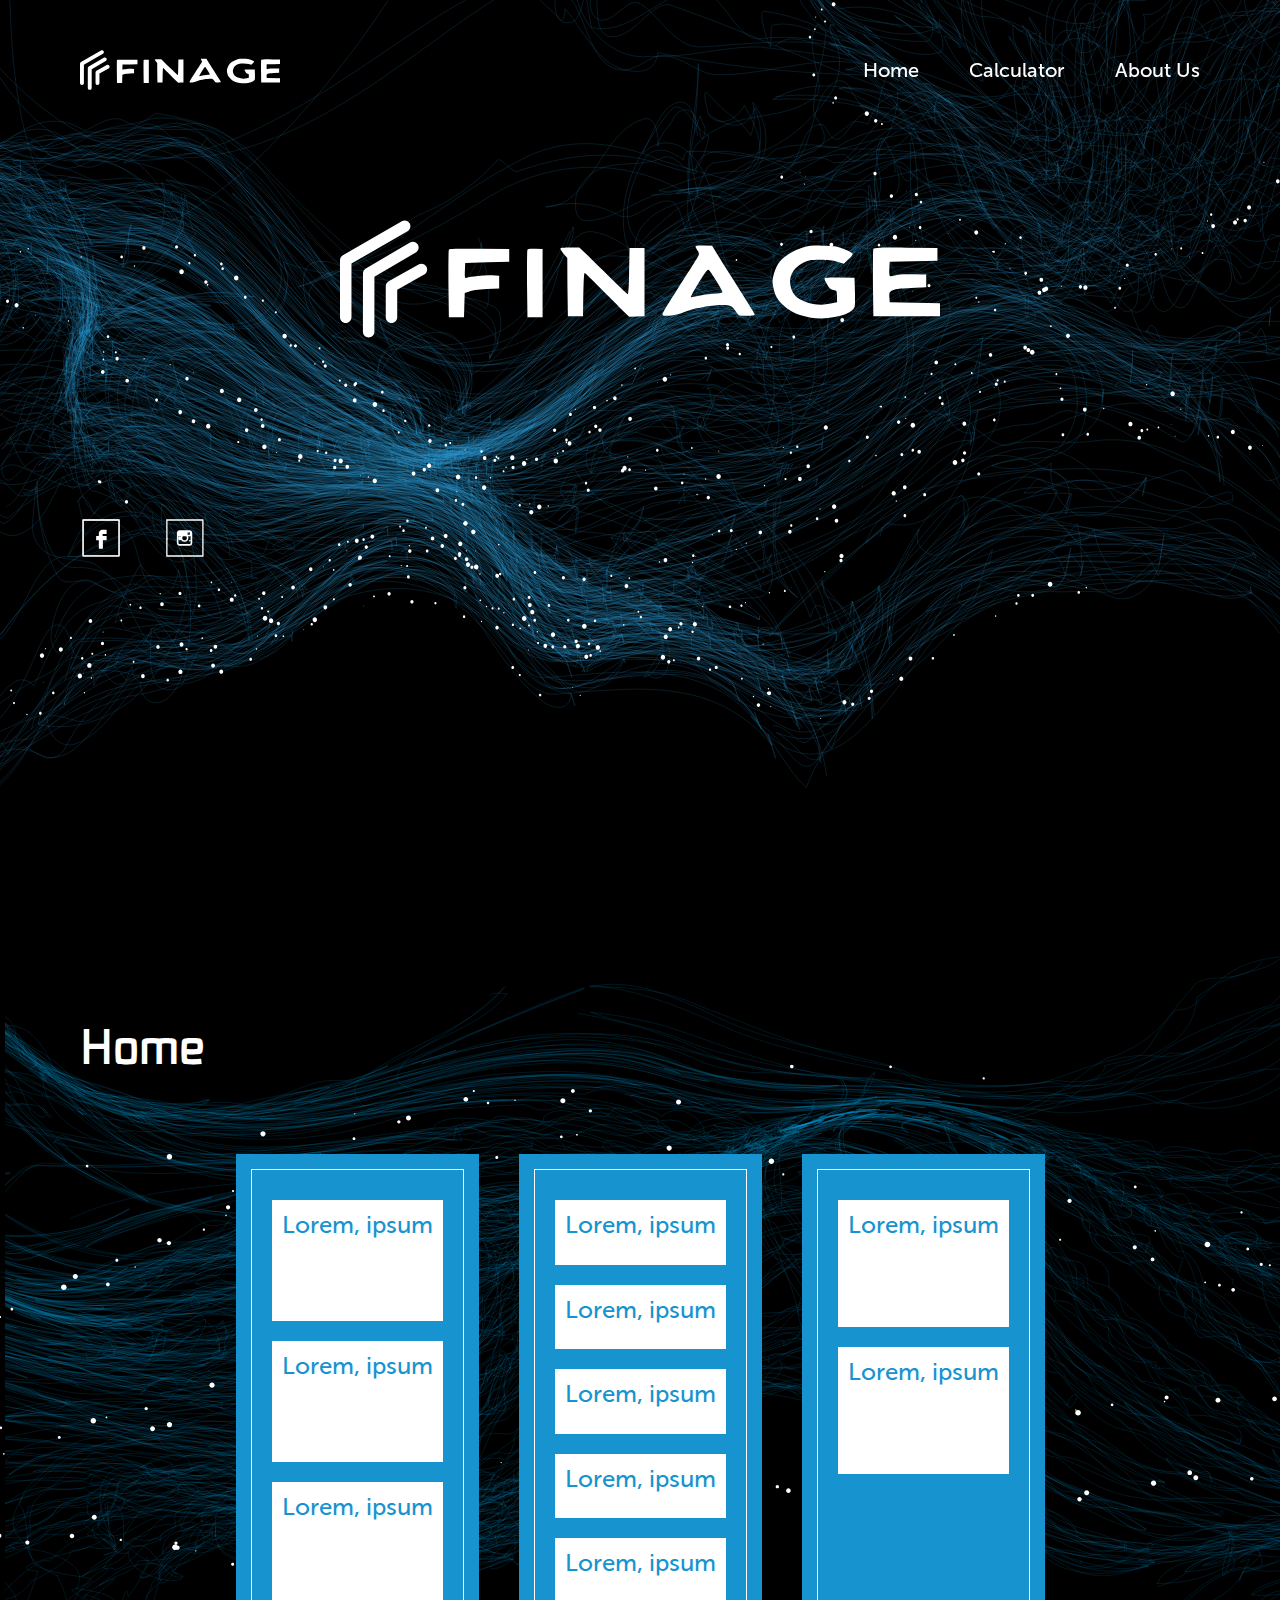
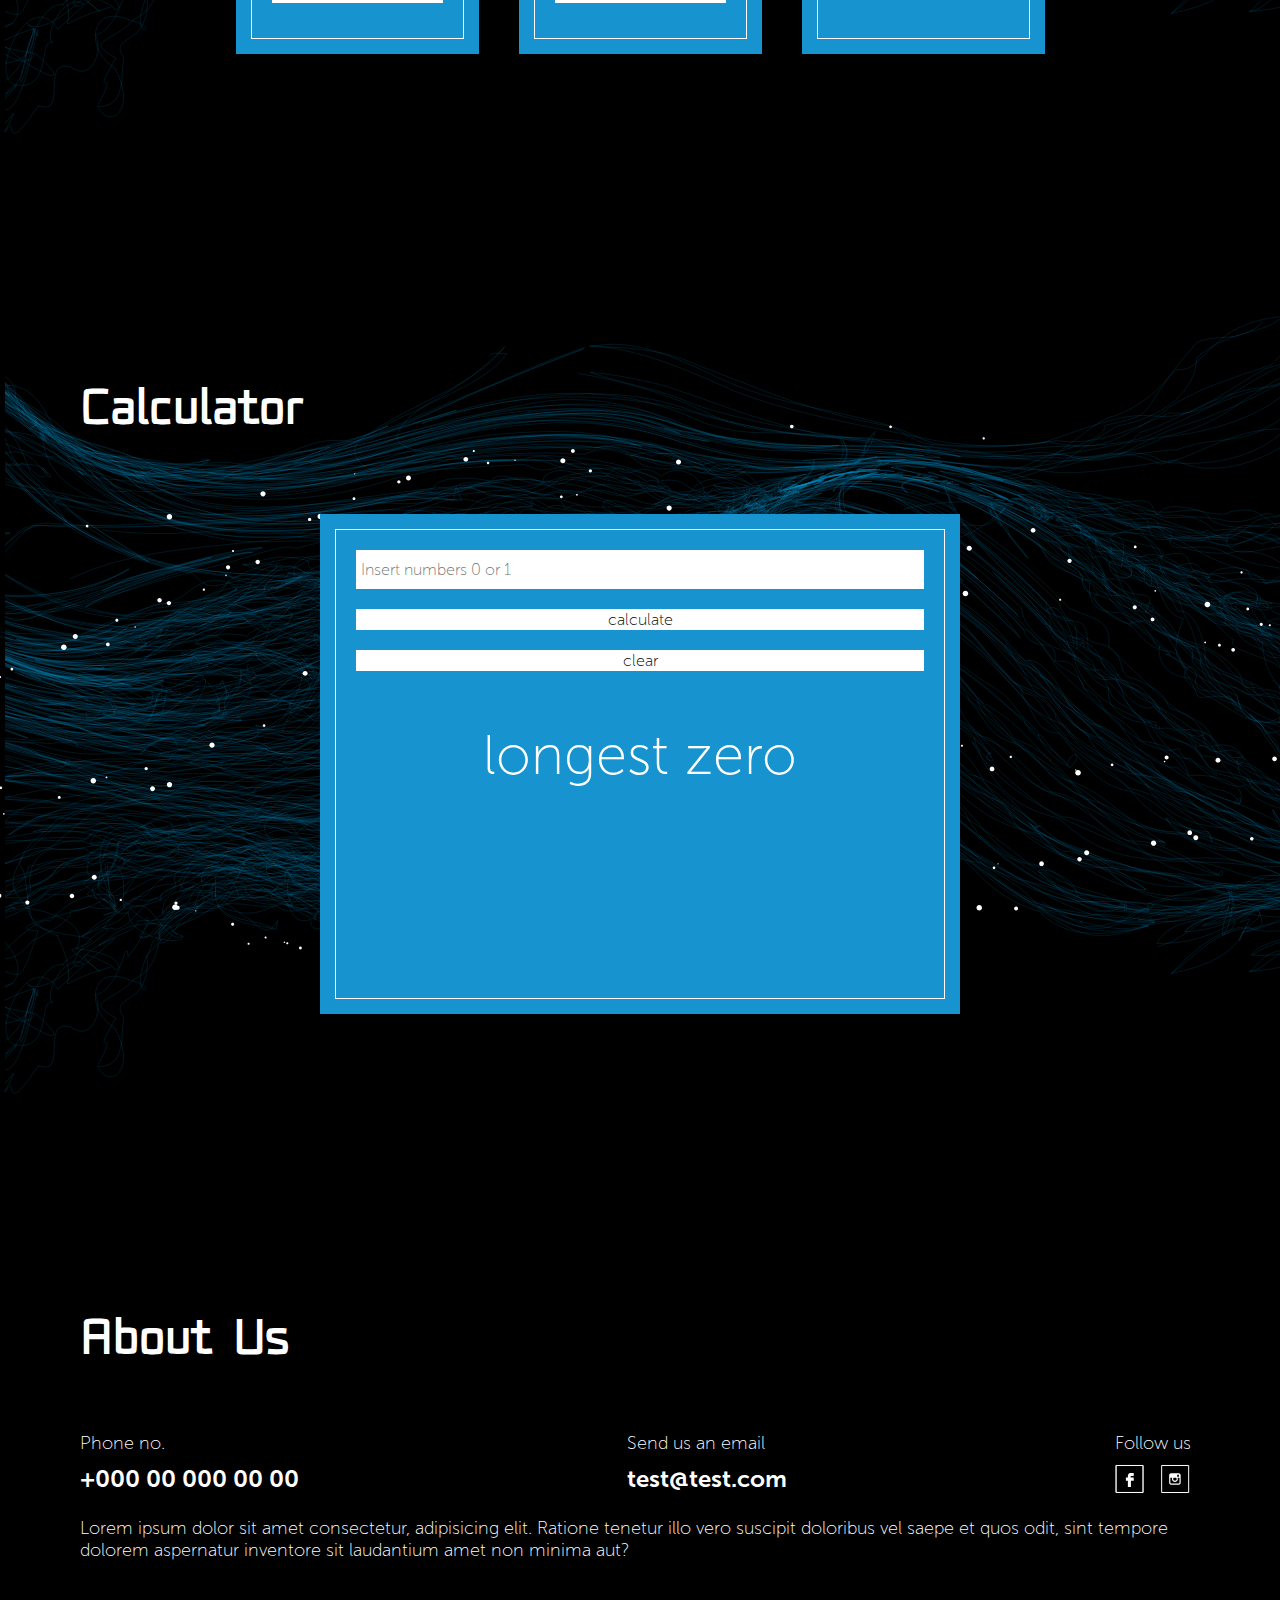
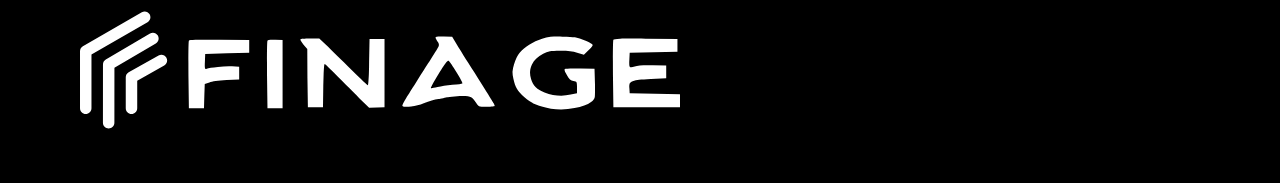
<file: Fin/index.html>
<!DOCTYPE html>
<html lang="en">
   <head>
      <meta charset="utf-8">
      <meta name="viewport" content="width=device-width">
      <title>Finage-test</title>
      <meta name="description" content="">
      <meta name="viewport" content="width=device-width, initial-scale=1">
      <link rel="stylesheet" href="css/style.css">
   </head>
   <body onload="initialize()">
      <header class='flex header'>
         <nav class='flex row container header__nav'>
            <a href="#" class="header__logo"></a>
            <ul class="flex row">
               <li><a href="#home">Home</a></li>
               <li><a href="#calculator">Calculator</a></li>
               <li><a href="#about-us">About Us</a></li>
            </ul>
         </nav>
         <div class="burger">
           <a href="#" class="burger__button" id="burger-button">
             <span class="burger__button__icon"></span>
           </a>
           <ul class="burger__menu">
               <li><a href="#home">Home</a></li>
               <li><a href="#calculator">Calculator</a></li>
               <li><a href="#about-us">About Us</a></li>
           </ul>
         </div>
         <div class="header__title">
            <img src="images/Finage_Text_White.svg" alt="finage-logo" class="main-logo">
         </div>
         <div class="container flex row header__footer">
            <p>
               <a href="" class="social-icon fb"></a>
               <a href="" class="social-icon inst"></a>
            </p> 
         </div>
      </header>
      <main>
         <section class='container calculator' id='home'>
          <h3>Home</h3>
          <div class="flex row">
            
            <div class="plate">
               <div class="plate__body">
                  <div class="plate__view flex">
                     <div class="plate__item">
                        <p class="type">Lorem, ipsum</p>
                     </div>
                     <div class="plate__item">
                        <p class="type">Lorem, ipsum</p>
                     </div>
                     <div class="plate__item">
                        <p class="type">Lorem, ipsum</p>
                     </div>
                  </div>
                  
               </div>
            </div>
            <div class="plate">
               <div class="plate__body">
                  <div class="plate__view flex">
                     <div class="plate__item">
                        <p class="type">Lorem, ipsum</p>
                     </div>
                     <div class="plate__item">
                        <p class="type">Lorem, ipsum</p>
                     </div>
                     <div class="plate__item">
                        <p class="type">Lorem, ipsum</p>
                     </div>
                     <div class="plate__item">
                        <p class="type">Lorem, ipsum</p>
                     </div>
                     <div class="plate__item">
                        <p class="type">Lorem, ipsum</p>
                     </div>
                  </div>
                  
               </div>
            </div>
            <div class="plate">
               <div class="plate__body">
                  <div class="plate__view flex">
                     <div class="plate__item">
                        <p class="type">Lorem, ipsum</p>
                     </div>
                     <div class="plate__item">
                        <p class="type">Lorem, ipsum</p>
                     </div>
                  </div>
               </div>
            </div>
         </div>
         </section>
         
         <section class="container calculator" id='calculator'>
            <h3>Calculator</h3>
            <div class="flex row">
               <div class="plate plate-cl">
                  <div class="plate__body">
                     <div class="plate__view flex">
                        <div class="plate__calculator">
                           <div class="cl-btn__container flex">
                              <input class="calculator-input" color="black" placeholder="Insert numbers 0 or 1" type="number" id="value">
                              <button class="cl-btn calculator-button">calculate</button>
                              <button class="cl-btn clear-button">clear</button>
                           </div>
                           <p class="values">longest zero</p>
                        </div>
                     </div>
                  </div>
               </div>
            </div>
         </section>
         
         <section class="container contacts" id='about-us'>
            <h3>About Us</h3>
            <div class="flex row contacts__block">
               <div>
                  <p>Phone no.</p>
                  <a href="tel:+000 00 000 00 00">+000 00 000 00 00</a>
               </div>
               <div>
                  <p>Send us an email</p>
                  <a href="mailto:test@test.com">test@test.com</a>
               </div>
               <div>
                  <p>Follow us</p>
                  <p class="footer-icons">
                     <a href="" class="social-icon fb"></a>
                     <a href="" class="social-icon inst"></a>
                  </p>
               </div>
                  <p>Lorem ipsum dolor sit amet consectetur, adipisicing elit. Ratione tenetur illo vero suscipit doloribus vel saepe et quos odit, sint tempore dolorem aspernatur inventore sit laudantium amet non minima aut?</p>
            </div>
            <img src="images/Finage_Text_White.svg" alt="finage-logo" class="main-logo">
         </section>
       </main>
       <script src='js/burger.js'></script>
       <script src='js/calculator.js'></script>
   </body>
</html>
</file>
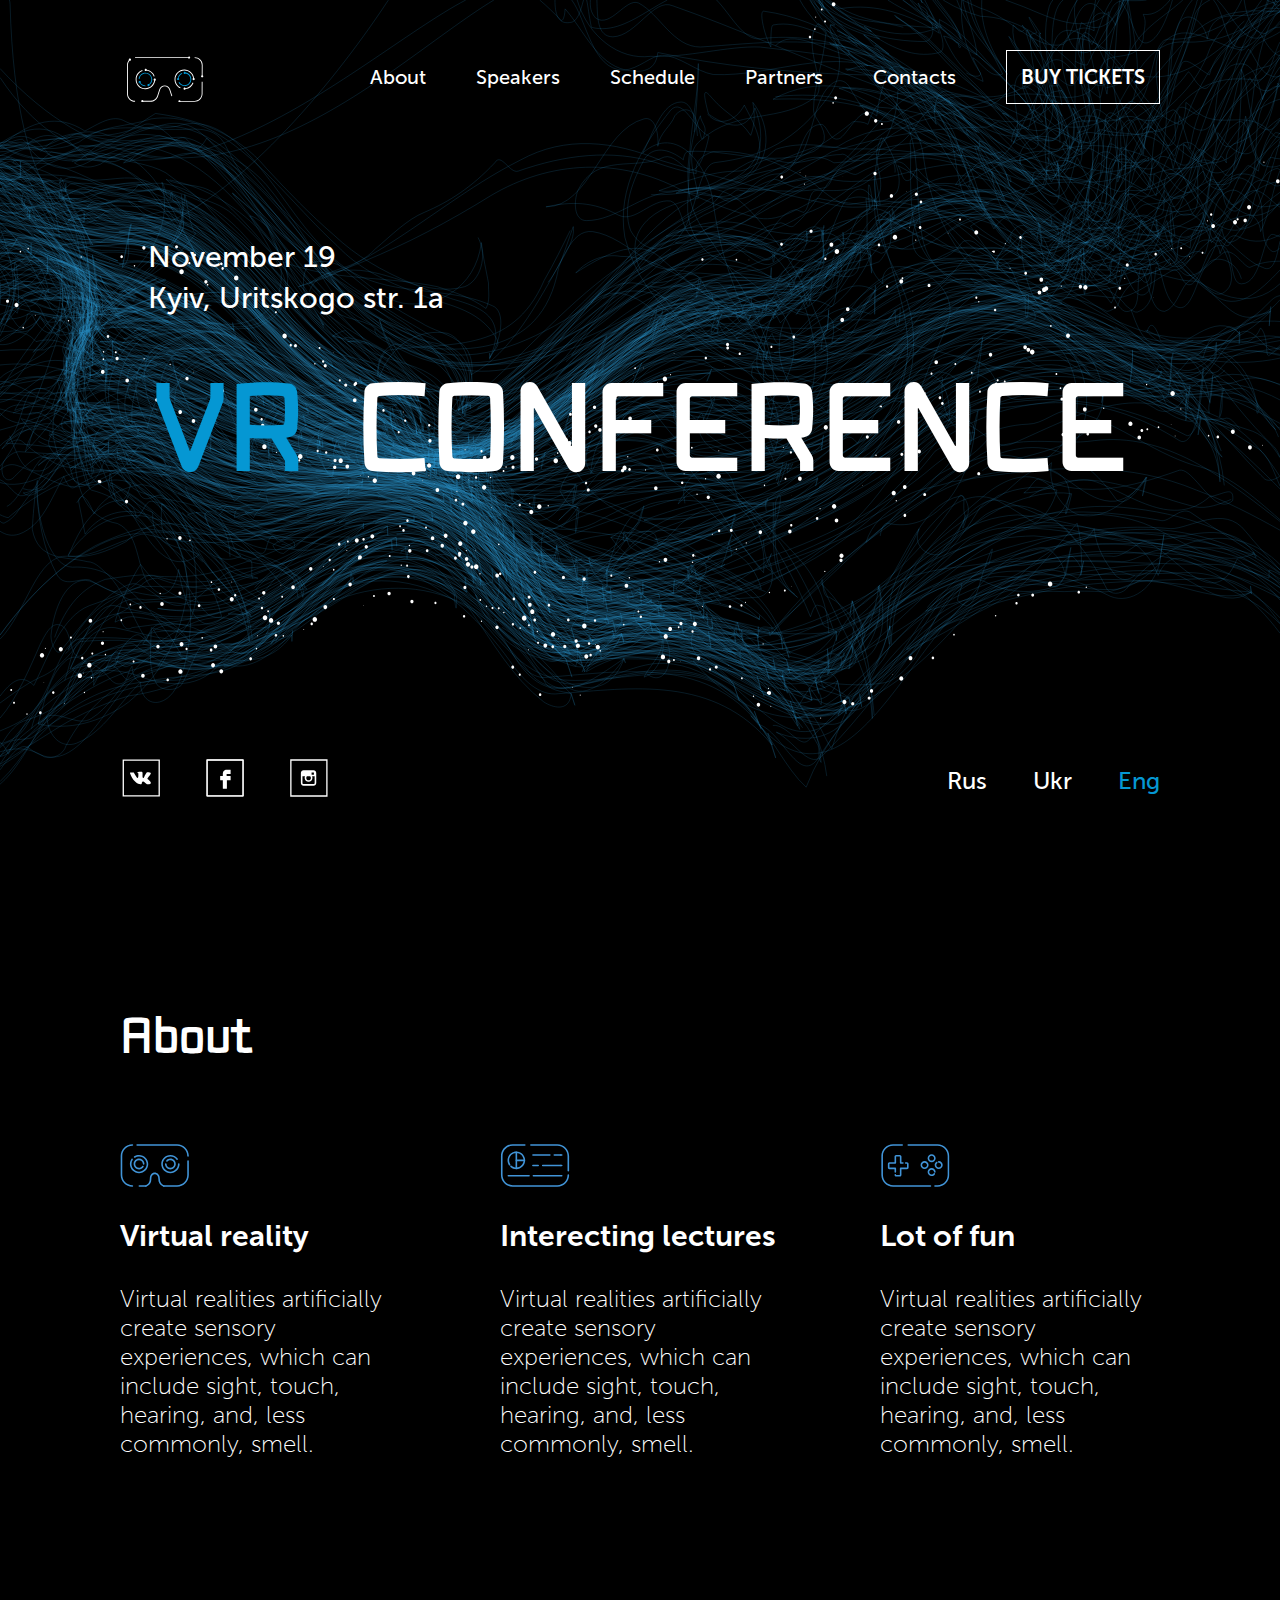
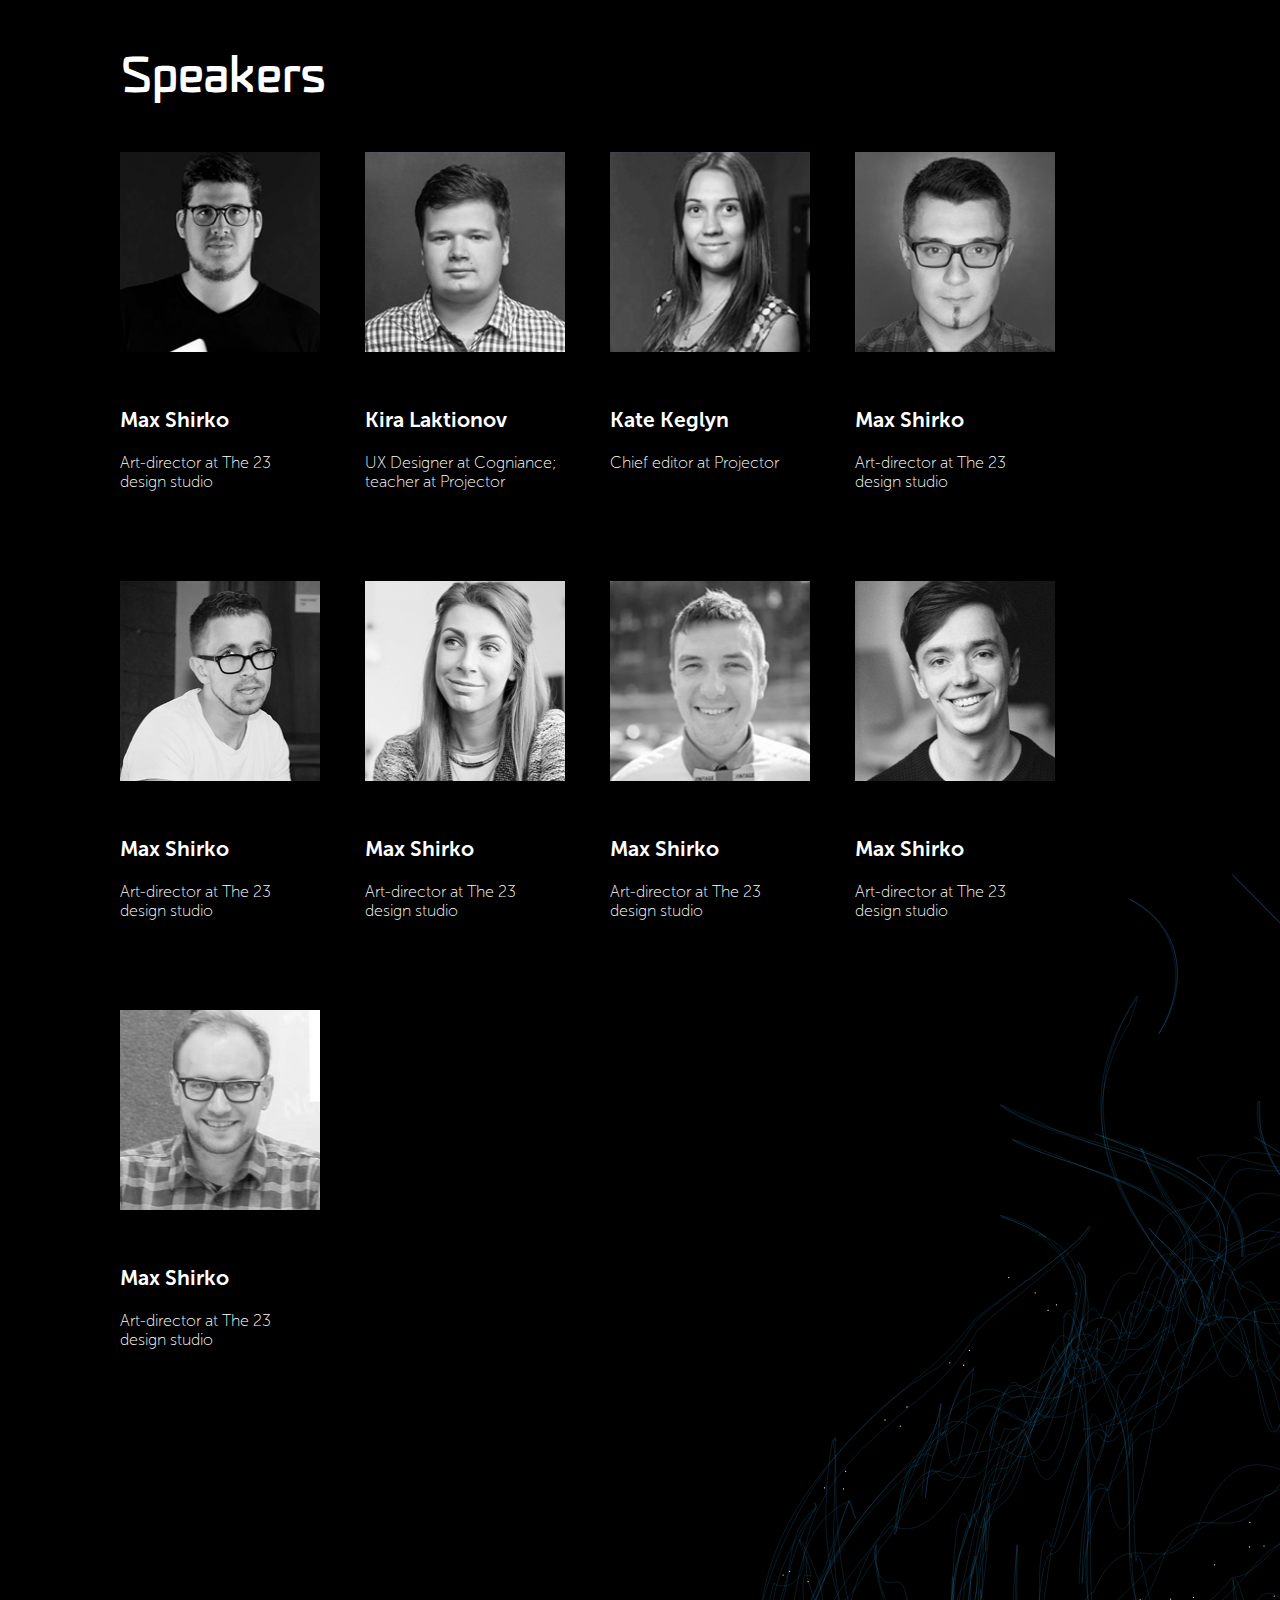
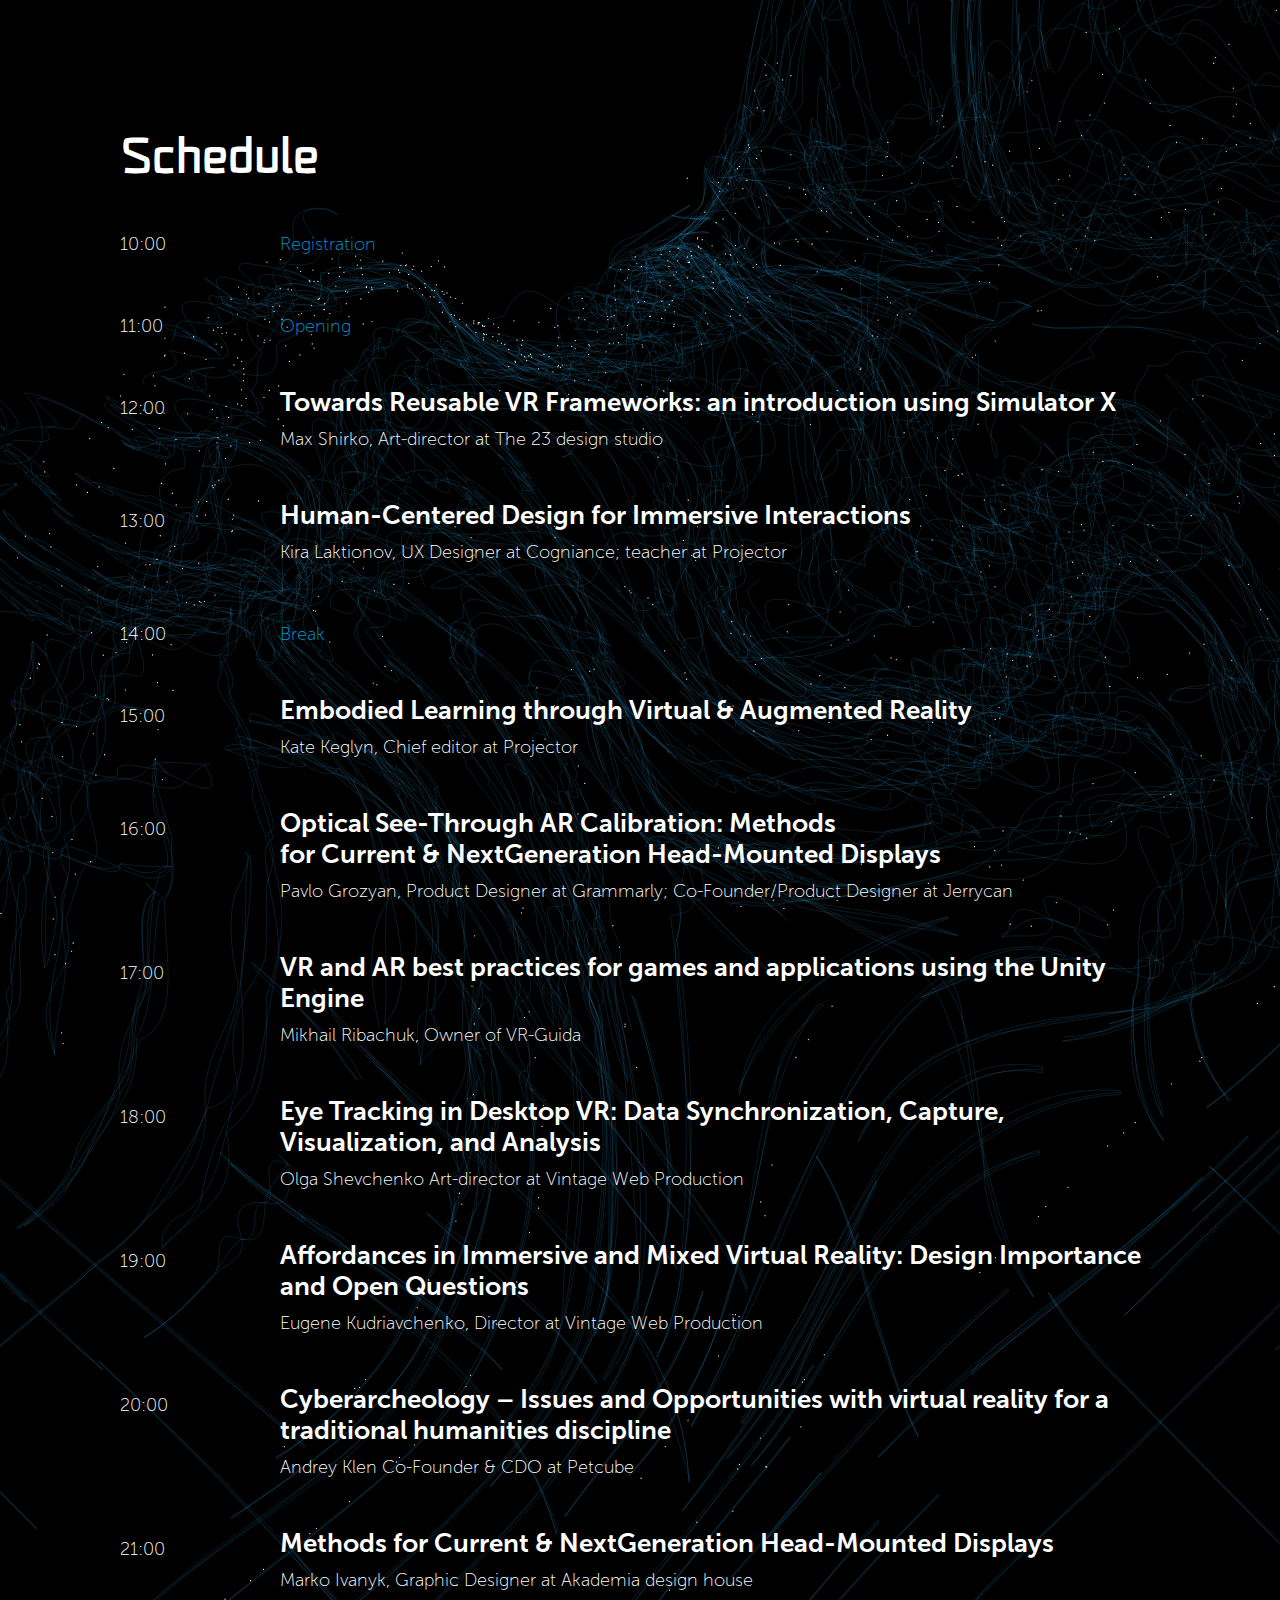
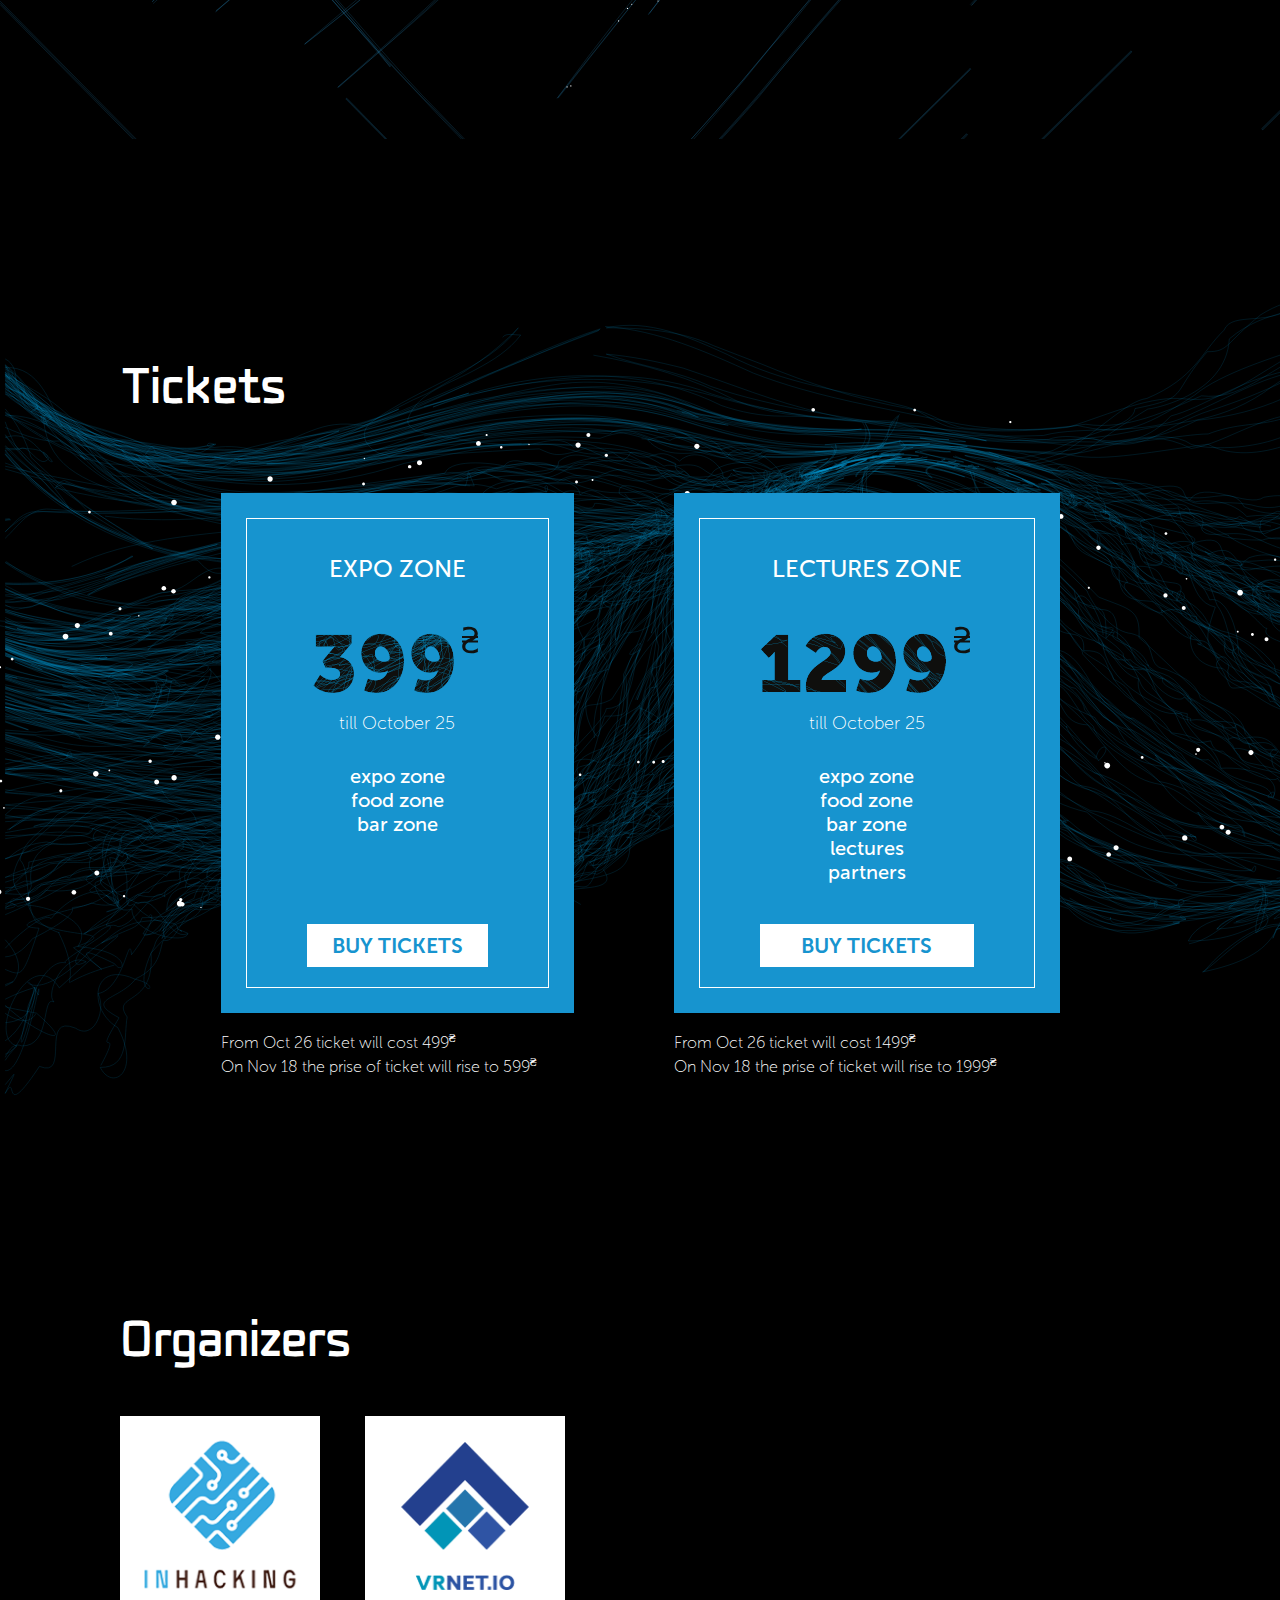
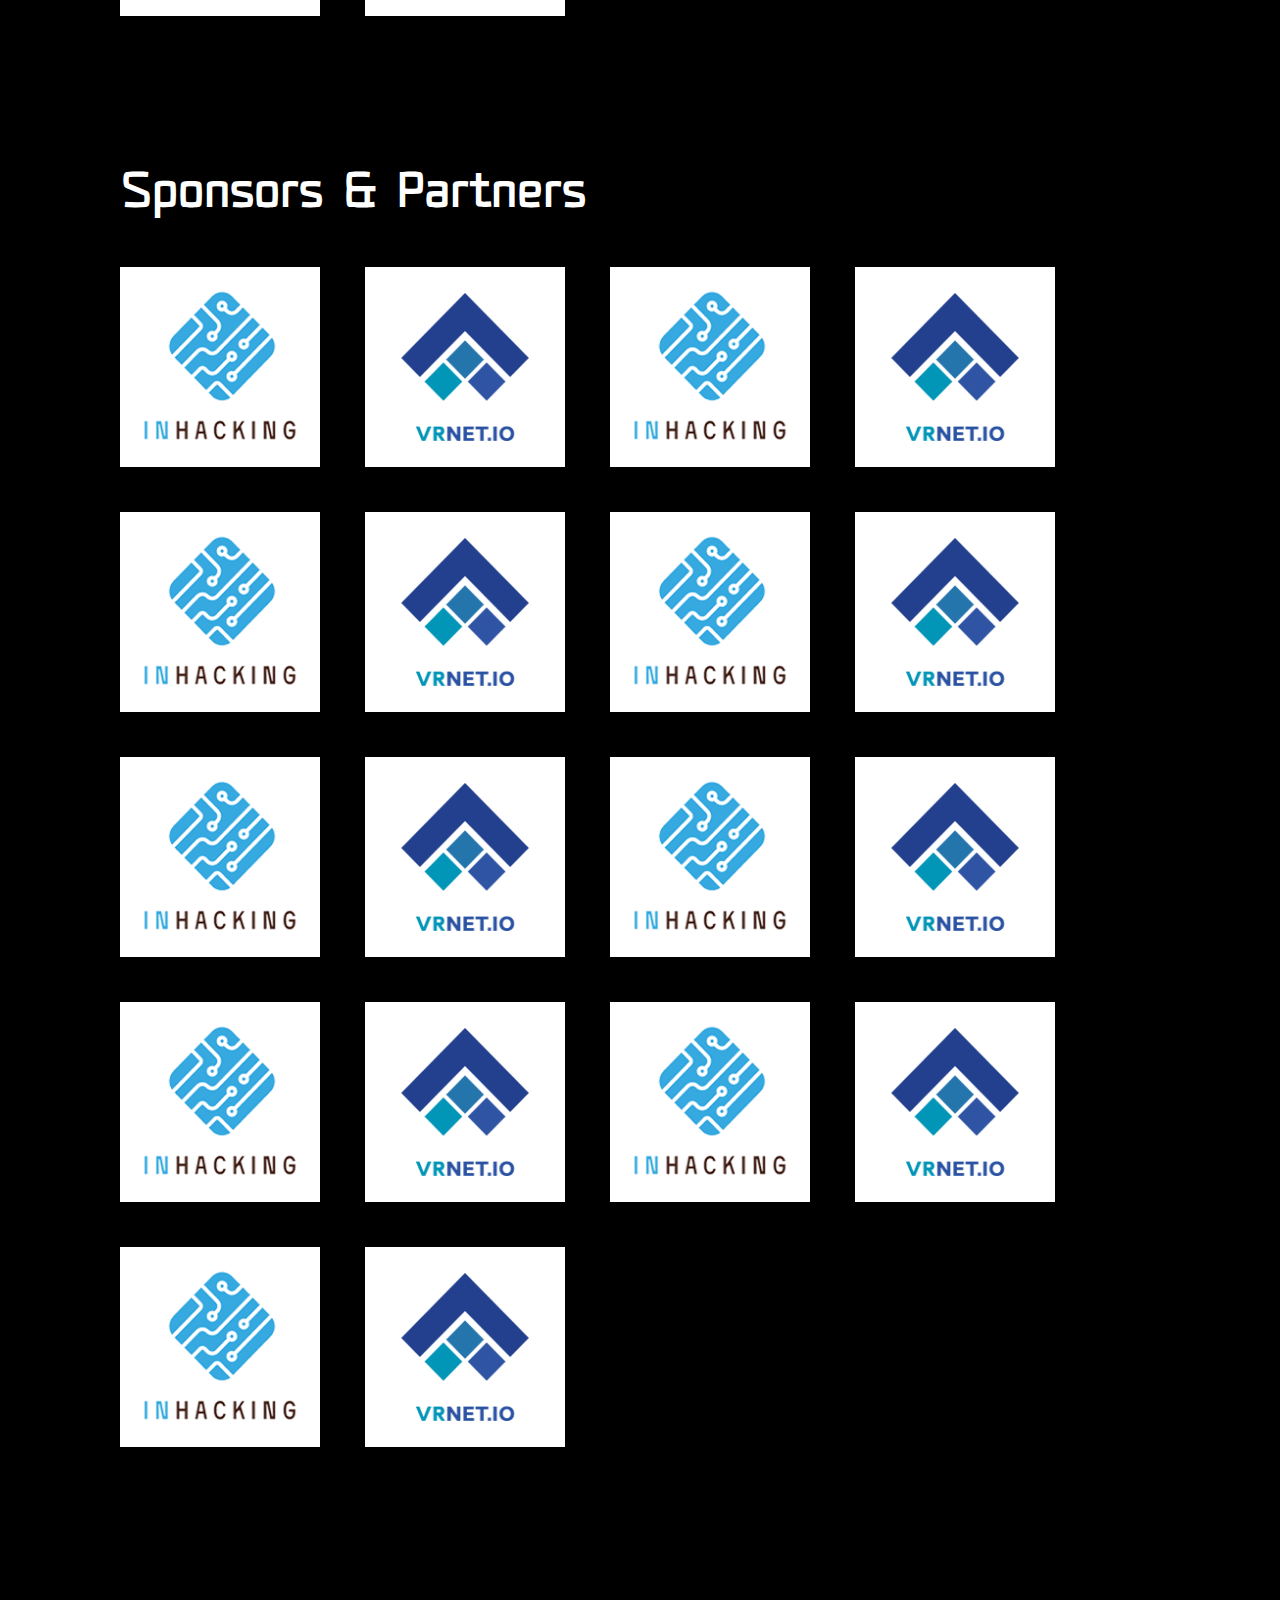
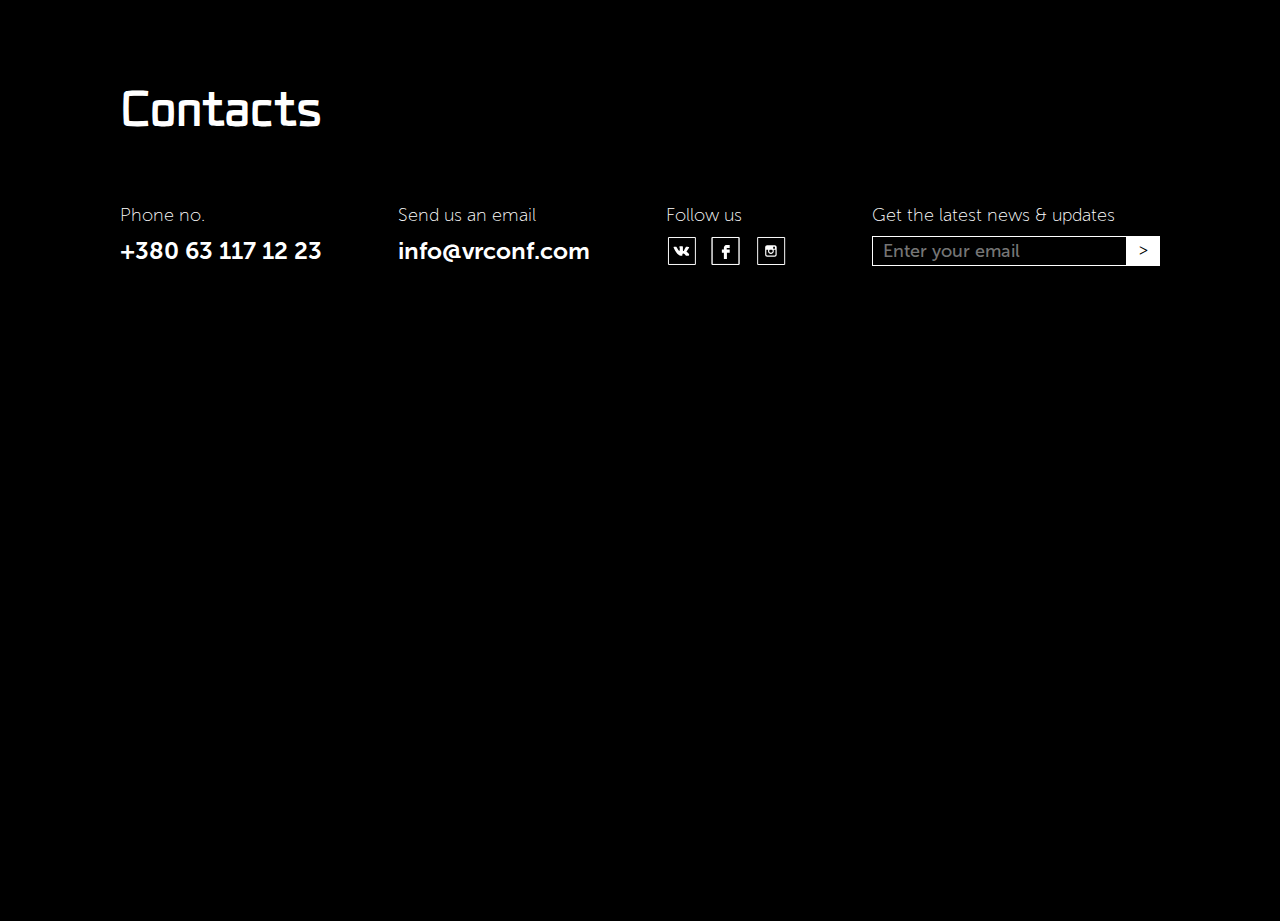
<file: vr2017/index.html>
<!DOCTYPE html>
<html lang="en">
   <head>
      <meta charset="utf-8">
      <meta http-equiv="X-UA-Compatible" content="IE=edge">
      <meta name="viewport" content="width=device-width">
      <title>VR Conference</title>
      <meta name="description" content="">
      <meta name="viewport" content="width=device-width, initial-scale=1">
      <link rel="shortcut icon" href="favicon/favicon.ico" type="image/x-icon">
      <link rel="apple-touch-icon" href="favicon/apple-touch-icon.png">
      <script type="text/javascript" src="https://maps.google.com/maps/api/js?sensor=false&key=AIzaSyBaaDQduFqdSTeLvze4Z_k0W52_B7wEuUI"></script>  
      <link rel="stylesheet" href="css/style.css">
   </head>
   <body onload="initialize()">
      <header class='flex header'>
         <nav class='flex row container header__nav'>
            <a href="#" class="header__logo"></a>
            <ul class="flex row">
               <li><a href="#about">About</a></li>
               <li><a href="#speakers">Speakers</a></li>
               <li><a href="#schedule">Schedule</a></li>
               <li><a href="#partners">Partners</a></li>
               <li><a href="#contacts">Contacts</a></li>
               <li><a href="#tickets" class="header__buy-button">BUY TICKETS</a></li>
            </ul>
            
         </nav>
         <div class="burger">
           <a href="#" class="burger__button" id="burger-button">
             <span class="burger__button__icon"></span>
           </a>
           <ul class="burger__menu">
               <li><a href="#about">About</a></li>
               <li><a href="#speakers">Speakers</a></li>
               <li><a href="#schedule">Schedule</a></li>
               <li><a href="#partners">Partners</a></li>
               <li><a href="#contacts">Contacts</a></li>
               <li><a href="#tickets" class="header-buy-button">BUY TICKETS</a></li>
               <li class="header__footer">
                  <p class="languages">
                     <a href="">Rus</a>
                     <a href="">Ukr</a>
                     <a href="" class="active">Eng</a>
                  </p> 
               </li>
           </ul>
         </div>
         <div class="header__title">
            <p>November 19</p>
            <p>Kyiv, Uritskogo str. 1a</p>
            <h1><span>VR</span> CONFERENCE</h1>
         </div>
         <div class="container flex row header__footer">
            <p>
               <a href="" class="social-icon vk"></a>
               <a href="" class="social-icon fb"></a>
               <a href="" class="social-icon inst"></a>
            </p> 
            <p class="languages">
               <a href="">Rus</a>
               <a href="">Ukr</a>
               <a href="" class="active">Eng</a>
            </p> 
         </div>
      </header>
      <main>
         <section class='container about' id='about'>
          <h3>About</h3>
          <div class="flex row about__blocks">
             <div>
                <p class="about-icon reality">
                <p>Virtual reality</p>
                <span>Virtual realities artificially create sensory experiences, which can include sight, touch, hearing, and, less commonly, smell.</span>
             </div>
             <div>
                <p class="about-icon lectures">
                <p>Interecting lectures</p>
                <span>Virtual realities artificially create sensory experiences, which can include sight, touch, hearing, and, less commonly, smell.</span>
             </div>
             <div>
                <p class="about-icon fun">
                <p>Lot of fun</p>
                <span>Virtual realities artificially create sensory experiences, which can include sight, touch, hearing, and, less commonly, smell.</span>
             </div>
          </div>
          
         </section>
         <section class='container speakers' id='speakers'>
          <h3>Speakers</h3>
          <div class="flex row speakers__blocks">
            <div>
               <img src="images/speakers/speaker-1.png" alt="">
               <p>Max Shirko</p>
               <span>Art-director at  The 23 design studio</span>
            </div>
            <div>
               <img src="images/speakers/speaker-2.png" alt="">
               <p>Kira Laktionov</p>
               <span>UX Designer at Cogniance;<br />teacher at Projector</span>
            </div>
            <div>
               <img src="images/speakers/speaker-3.png" alt="">
               <p>Kate Keglyn</p>
               <span>Chief editor at Projector</span>
            </div>
            <div>
               <img src="images/speakers/speaker-4.png" alt="">
               <p>Max Shirko</p>
               <span>Art-director at  The 23 design studio</span>
            </div>
            <div>
               <img src="images/speakers/speaker-5.png" alt="">
               <p>Max Shirko</p>
               <span>Art-director at  The 23 design studio</span>
            </div>
            <div>
               <img src="images/speakers/speaker-6.png" alt="">
               <p>Max Shirko</p>
               <span>Art-director at  The 23 design studio</span>
            </div>
            <div>
               <img src="images/speakers/speaker-7.png" alt="">
               <p>Max Shirko</p>
               <span>Art-director at  The 23 design studio</span>
            </div>
            <div>
               <img src="images/speakers/speaker-8.png" alt="">
               <p>Max Shirko</p>
               <span>Art-director at  The 23 design studio</span>
            </div>
            <div>
               <img src="images/speakers/speaker-9.png" alt="">
               <p>Max Shirko</p>
               <span>Art-director at  The 23 design studio</span>
            </div>
          </div>
         </section>
         <section class="schedule__block">
            <div class="container schedule">
               <h3 id='schedule'>Schedule</h3>
               <div class="schedule__list">
                  <div>
                     <span class="time">10:00</span>
                     <div>
                        <span class="blue">Registration</span>
                     </div>
                  </div>
                  <div>
                     <span class="time">11:00</span>
                     <div>
                        <span class="blue">Opening</span>
                     </div>
                  </div>
                  <div>
                     <span class="time">12:00</span>
                     <div>
                        <h3>Towards Reusable VR Frameworks: an introduction using Simulator X</h3>
                        <span>Max Shirko, Art-director at The 23 design studio</span>
                     </div>
                  </div>
                  <div>
                     <span class="time">13:00</span>
                     <div>
                        <h3>Human-Centered Design for Immersive Interactions</h3>
                        <span>Kira Laktionov, UX Designer at Cogniance; teacher at Projector</span>
                     </div>
                  </div>
                  <div>
                     <span class="time">14:00</span>
                     <div>
                        <span class="blue">Break</span>
                     </div>
                  </div>
                  <div>
                     <span class="time">15:00</span>
                     <div>
                        <h3>Embodied Learning through Virtual & Augmented Reality </h3>
                        <span>Kate Keglyn, Chief editor at Projector</span>
                     </div>
                  </div>
                  <div>
                     <span class="time">16:00</span>
                     <div>
                        <h3>Optical See-Through AR Calibration: Methods <br />for Current & NextGeneration Head-Mounted Displays</h3>
                        <span>Pavlo Grozyan, Product Designer at Grammarly; Co-Founder/Product Designer at Jerrycan</span>
                     </div>
                  </div>
                  <div>
                     <span class="time">17:00</span>
                     <div>
                        <h3>VR and AR best practices for games and applications using the Unity Engine</h3>
                        <span>Mikhail Ribachuk, Owner of VR-Guida</span>
                     </div>
                  </div>
                  <div>
                     <span class="time">18:00</span>
                     <div>
                        <h3>Eye Tracking in Desktop VR: Data Synchronization, Capture, Visualization, and Analysis</h3>
                        <span>Olga Shevchenko Art-director at Vintage Web Production</span>
                     </div>
                  </div>
                  <div>
                     <span class="time">19:00</span>
                     <div>
                        <h3>Affordances in Immersive and Mixed Virtual Reality: Design Importance and Open Questions</h3>
                        <span>Eugene Kudriavchenko, Director at Vintage Web Production</span>
                     </div>
                  </div>
                  <div>
                     <span class="time">20:00</span>
                     <div>
                        <h3>Cyberarcheology – Issues and Opportunities with virtual reality for a traditional humanities discipline </h3>
                        <span>Andrey Klen Co-Founder & CDO at Petcube</span>
                     </div>
                  </div>
                  <div>
                     <span class="time">21:00</span>
                     <div>
                        <h3>Methods for Current & NextGeneration Head-Mounted Displays</h3>
                        <span>Marko Ivanyk, Graphic Designer at Akademia design house</span>
                     </div>
                  </div>
               </div>
            </div>
         </section>
         <section class="container tickets" id='tickets'>
            <h3>Tickets</h3>
            <div class="flex row">
               <div class="ticket">
                  <div class="ticket__body">
                     <div class="ticket__view flex">
                        <p class="type">EXPO ZONE</p>
                        <p>
                           <img src="images/399.png" alt="">
                            <img src="images/UAH-icon.svg" alt="" class="grn">
                           <p class="date">till October 25</p>
                        </p>
                        <p class="description">
                           <span>expo zone</span>
                           <span>food zone</span>
                           <span>bar zone</span>
                        </p>
                        <a href="">BUY TICKETS</a>
                     </div>
                     
                  </div>
                  <p class="ticket__description">
                     From Oct 26 ticket will cost 499<sup>&#8372</sup> <br />On Nov 18 the prise of ticket will rise to 599<sup>&#8372</sup>
                  </p>
               </div>
               <div class="ticket">
                  <div class="ticket__body">
                     <div class="ticket__view flex">
                        <p class="type">LECTURES ZONE</p>
                        <p>
                           <img src="images/1299.png" alt="">
                           <img src="images/UAH-icon.svg" alt="" class="grn">
                            <p class="date">till October 25</p>
                        </p>
                        <p class="description">
                           <span>expo zone</span>
                           <span>food zone</span>
                           <span>bar zone</span>
                           <span>lectures</span>
                           <span>partners</span>
                        </p>
                        <a href="">BUY TICKETS</a>
                     </div>
                     
                  </div>
                  <p class="ticket__description">
                     From Oct 26 ticket will cost 1499<sup>&#8372</sup> <br />On Nov 18 the prise of ticket will rise to 1999<sup>&#8372</sup>
                  </p>
               </div>
            </div>
         </section>
         <section class="container logos" id='partners'>
            <h3>Organizers</h3>
            <div class="flex row">
               <img src="images/logo-1.png" alt="">
               <img src="images/logo-2.png" alt="">
            </div>
            <h3>Sponsors & Partners</h3>
            <div class="flex row">
               <img src="images/logo-1.png" alt="">
               <img src="images/logo-2.png" alt="">
               <img src="images/logo-1.png" alt="">
               <img src="images/logo-2.png" alt="">
               <img src="images/logo-1.png" alt="">
               <img src="images/logo-2.png" alt="">
               <img src="images/logo-1.png" alt="">
               <img src="images/logo-2.png" alt="">
               <img src="images/logo-1.png" alt="">
               <img src="images/logo-2.png" alt="">
               <img src="images/logo-1.png" alt="">
               <img src="images/logo-2.png" alt="">
               <img src="images/logo-1.png" alt="">
               <img src="images/logo-2.png" alt="">
               <img src="images/logo-1.png" alt="">
               <img src="images/logo-2.png" alt="">
               <img src="images/logo-1.png" alt="">
               <img src="images/logo-2.png" alt="">
            </div>
         </section>
         <section class="container contacts" id='contacts'>
            <h3>Contacts</h3>
            <div class="flex row contacts__block">
               <div>
                  <p>Phone no.</p>
                  <a href="tel:+380 63 117 12 23">+380 63 117 12 23</a>
               </div>
               <div>
                  <p>Send us an email</p>
                  <a href="mailto:info@vrconf.com">info@vrconf.com</a>
               </div>
               <div>
                  <p>Follow us</p>
                  <p class="footer-icons">
                     <a href="" class="social-icon vk"></a>
                     <a href="" class="social-icon fb"></a>
                     <a href="" class="social-icon inst"></a>
                  </p>
               </div>
               <form action="">
                  <p>Get the latest news & updates</p>
                  <input type="email" placeholder="Enter your email" required>
                  <button>></button>
               </form>
            </div>
         </section>
        <div id="map"></div>
       </main>
       <script src='js/map.js'></script>
       <script src='js/burger.js'></script>
   </body>
</html>
</file>
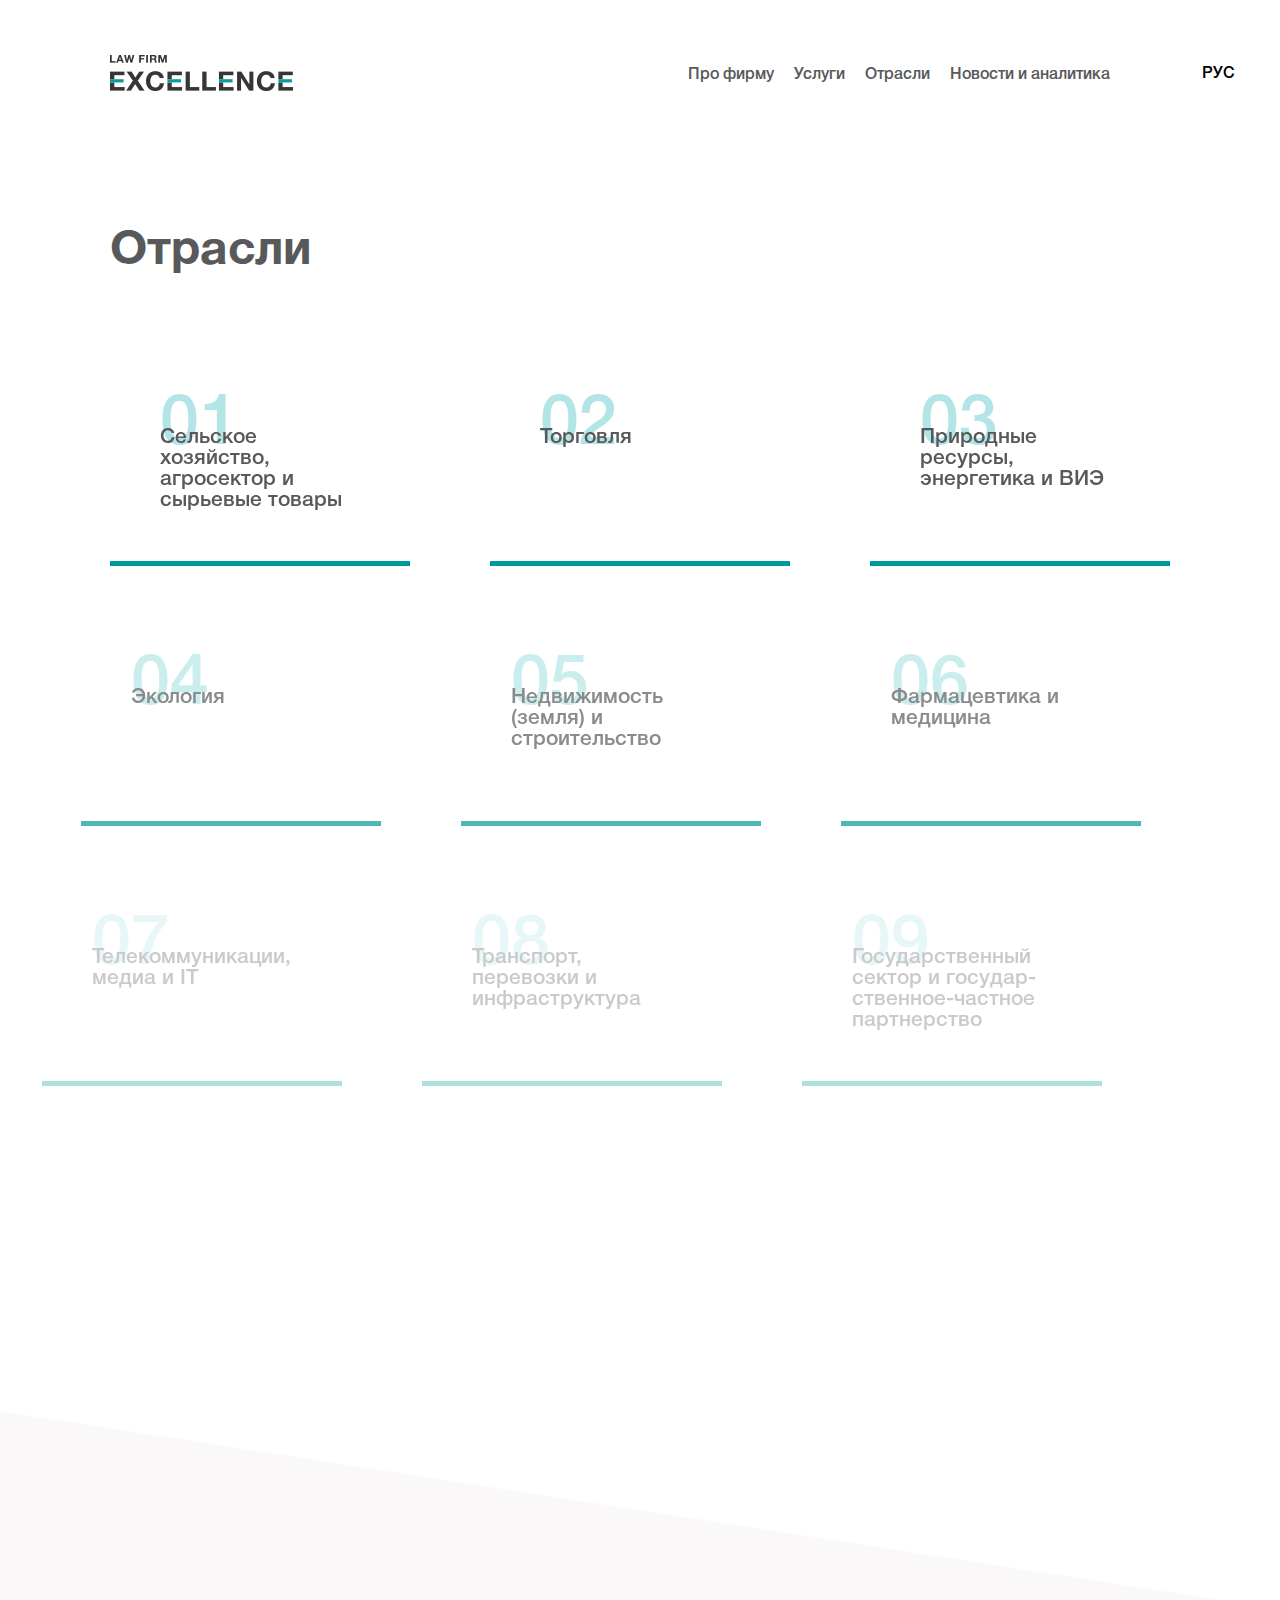
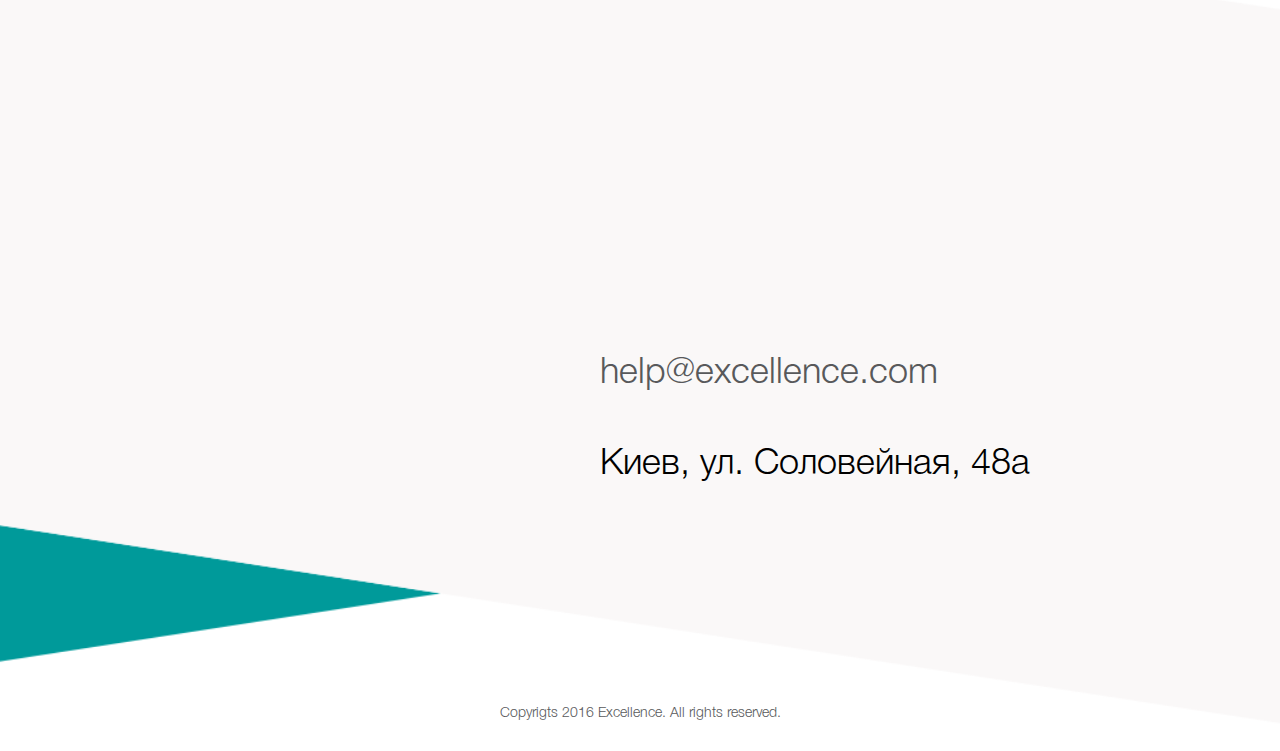
<file: excellence/industry-page.html>
<!DOCTYPE html>
<html lang="en">
  <head>
    <meta charset="utf-8">
    <meta http-equiv="X-UA-Compatible" content="IE=edge">
    <meta name="viewport" content="width=device-width">
    <title>Title</title>
    <meta name="description" content="">
    <meta name="viewport" content="width=device-width, initial-scale=1">
    <link rel="shortcut icon" href="favicon/favicon.ico" type="image/x-icon">
    <link rel="apple-touch-icon" href="favicon/apple-touch-icon.png">
    <link rel="stylesheet" href="css/normalize.css">
    <link rel="stylesheet" href="css/main.css">
    <script src="js/jquery-3.1.1.min.js" defer asynk></script>
  </head>
  <body>
    <header>
      <nav class=" flex row container main-menu">
        <div class="burger">
          <a href="#" class="burger__button" id="burger-button">
          <span class="burger__button__icon"></span>
          </a>
          <ul class="burger__menu">
            <li><a href="index.html">Про фирму</a></li>
            <li><a href="services-page.html">Услуги</a></li>
            <li><a href="industry-page.html">Отрасли</a></li>
            <li><a href="news-page.html">Новости и аналитика</a></li>
            <li>
              <ul class="language-select-burger"> 
                <li data-lang="ua">укр</li>
                <li class="active" data-lang="ru">рус</li> 
                <li data-lang="en">eng</li>
              </ul>
            </li>  
          </ul>
        </div>
        <a href="#"><img src="images/icons/logo.png"></a>
        <ul class="flex row">
         <li><a href="index.html" id='index'>Про фирму</a></li>
          <li><a href="services-page.html" id='services-page'>Услуги</a></li>
          <li><a href="industry-page.html" id='industry-page'>Отрасли</a></li>
          <li><a href="news-page.html">Новости и аналитика</a></li>
          <li>
            <ul class="language-select"> 
              <li data-lang="ua">укр</li>
              <li class="active" data-lang="ru">рус</li> 
              <li data-lang="en">eng</li>
            </ul>
          </li>
        </ul>
      </nav>
    </header>
    <section class="container services">
      <h2>Отрасли</h2>
      <div class="flex row wrap">

        <a href="" data-modal="#modal-1" class="modal__trigger">
          <div class="box scrollflow -slide-right -opacity">
            <div class="number">
              <span>01</span>
              <p>Сельское хозяйство,<br>агросектор и сырьевые товары</p>
            </div>
            <div class="border"></div>
          </div>
        </a>
          
        <a href="" data-modal="#modal-2" class="modal__trigger">
          <div class="box scrollflow -slide-right -opacity">
            <div class="number">
              <span>02</span>
              <p>Торговля</p>
            </div>
            <div class="border"></div>
          </div>
        </a>

        <a href="" data-modal="#modal-3" class="modal__trigger">
          <div class="box scrollflow -slide-right -opacity">
            <div class="number">
              <span>03</span>
              <p>Природные ресурсы, энергетика и ВИЭ</p>
            </div>
            <div class="border"></div>
          </div>
        </a>

        <a href="" data-modal="#modal-4" class="modal__trigger">
          <div class="box scrollflow -slide-right -opacity">
            <div class="number">
              <span>04</span>
              <p>Экология</p>
            </div>
            <div class="border"></div>
          </div>
        </a>

        <a href="" data-modal="#modal-5" class="modal__trigger">
          <div class="box scrollflow -slide-right -opacity">
            <div class="number">
              <span>05</span>
              <p>Недвижимость (земля) и строительство</p>
            </div>
            <div class="border"></div>
          </div>
        </a>

        <a href="" data-modal="#modal-6" class="modal__trigger">
          <div class="box scrollflow -slide-right -opacity">
            <div class="number">
              <span>06</span>
              <p>Фармацевтика и медицина</p>
            </div>
            <div class="border"></div>
          </div>
        </a>

        <a href="" data-modal="#modal-7" class="modal__trigger">
          <div class="box scrollflow -slide-right -opacity">
            <div class="number">
              <span>07</span>
              <p>Телекоммуникации, медиа и IT</p>
            </div>
            <div class="border"></div>
          </div>
        </a>

        <a href="" data-modal="#modal-8" class="modal__trigger">
          <div class="box scrollflow -slide-right -opacity">
            <div class="number">
              <span>08</span>
              <p>Транспорт, перевозки и инфраструктура</p>
            </div>
            <div class="border"></div>
          </div>
        </a>

        <a href="" data-modal="#modal-9" class="modal__trigger">
          <div class="box scrollflow -slide-right -opacity">
            <div class="number">
              <span>09</span>
              <p>Государственный сектор и государ-ственное-частное партнерство</p>
            </div>
            <div class="border"></div>
          </div>
        </a>

        <a href="" data-modal="#modal-10" class="modal__trigger">
          <div class="box scrollflow -slide-right -opacity">
            <div class="number">
              <span>10</span>
              <p>Инвестиционные проекты</p>
            </div>
            <div class="border"></div>
          </div>
        </a>

      </div>
    </section>
   <section class="contacts flex column">
      <div class="help">
        <p class="scrollflow -slide-right -opacity">Мы поможем, звоните.</p>
        <a href="tel:+380980124567" class="scrollflow -slide-right -opacity tel">+38 098 012 45 67</strong>
      </div>
      <div>
        <a href="mailto:help@excellence.com">help@excellence.com</a>
        <p>Киев, ул. Соловейная, 48а</p>
      </div>
    </section>




    <div id="modal-1" class="modal modal__bg" role="dialog" aria-hidden="true">
      <div class="modal__dialog">
        <div class="modal__content">
          <h3>Сельское хозяйство и агросектор</h3>
          <p>Наша фирма обеспечивает клиентов юридической поддержкой в сфере сельского хозяйства и сырьевых товаров. Наша квалификация включает сопровождение компаний, специализирующимся в производстве и торговле зерном, кормами, растительными маслами, сахаром и другими сырьевыми товарами.
          Каждый день мы совершенствуем свои знания в данной сфере для того,
          чтобы компетентно отвечать требованиям клиентов, возникающим в ходе сельскохозяйственного производства или торговли в т.ч. сырьевыми товарами.
          Наша фирма поможет вам разобраться в вопросах права Англии
          и юридических нормах торговых ассоциаций, в т.ч. таких как Международная федерация ассоциаций по торговле маслами, маслосеменами и жирами (FOSFA), Международная ассоциация торговли зерном и кормами (GAFTA)
          и других.
           </p>
          
          <a href="" class="modal__close demo-close">
            <svg class="" viewBox="0 0 24 24"><path d="M19 6.41l-1.41-1.41-5.59 5.59-5.59-5.59-1.41 1.41 5.59 5.59-5.59 5.59 1.41 1.41 5.59-5.59 5.59 5.59 1.41-1.41-5.59-5.59z"/><path d="M0 0h24v24h-24z" fill="none"/></svg>
          </a>
        </div>
      </div>
    </div>

    <div id="modal-2" class="modal modal__bg" role="dialog" aria-hidden="true">
      <div class="modal__dialog">
        <div class="modal__content">
          <h3>Сельское хозяйство и агросектор</h3>
          <p>Наша фирма обеспечивает клиентов юридической поддержкой в сфере сельского хозяйства и сырьевых товаров. Наша квалификация включает сопровождение компаний, специализирующимся в производстве и торговле зерном, кормами, растительными маслами, сахаром и другими сырьевыми товарами.
          Каждый день мы совершенствуем свои знания в данной сфере для того,
          чтобы компетентно отвечать требованиям клиентов, возникающим в ходе сельскохозяйственного производства или торговли в т.ч. сырьевыми товарами.
          Наша фирма поможет вам разобраться в вопросах права Англии
          и юридических нормах торговых ассоциаций, в т.ч. таких как Международная федерация ассоциаций по торговле маслами, маслосеменами и жирами (FOSFA), Международная ассоциация торговли зерном и кормами (GAFTA)
          и других.
           </p>
          
          <a href="" class="modal__close demo-close">
            <svg class="" viewBox="0 0 24 24"><path d="M19 6.41l-1.41-1.41-5.59 5.59-5.59-5.59-1.41 1.41 5.59 5.59-5.59 5.59 1.41 1.41 5.59-5.59 5.59 5.59 1.41-1.41-5.59-5.59z"/><path d="M0 0h24v24h-24z" fill="none"/></svg>
          </a>
        </div>
      </div>
    </div>

    <div id="modal-3" class="modal modal__bg" role="dialog" aria-hidden="true">
      <div class="modal__dialog">
        <div class="modal__content">
          <h3>Сельское хозяйство и агросектор</h3>
          <p>Наша фирма обеспечивает клиентов юридической поддержкой в сфере сельского хозяйства и сырьевых товаров. Наша квалификация включает сопровождение компаний, специализирующимся в производстве и торговле зерном, кормами, растительными маслами, сахаром и другими сырьевыми товарами.
          Каждый день мы совершенствуем свои знания в данной сфере для того,
          чтобы компетентно отвечать требованиям клиентов, возникающим в ходе сельскохозяйственного производства или торговли в т.ч. сырьевыми товарами.
          Наша фирма поможет вам разобраться в вопросах права Англии
          и юридических нормах торговых ассоциаций, в т.ч. таких как Международная федерация ассоциаций по торговле маслами, маслосеменами и жирами (FOSFA), Международная ассоциация торговли зерном и кормами (GAFTA)
          и других.
           </p>
          
          <a href="" class="modal__close demo-close">
            <svg class="" viewBox="0 0 24 24"><path d="M19 6.41l-1.41-1.41-5.59 5.59-5.59-5.59-1.41 1.41 5.59 5.59-5.59 5.59 1.41 1.41 5.59-5.59 5.59 5.59 1.41-1.41-5.59-5.59z"/><path d="M0 0h24v24h-24z" fill="none"/></svg>
          </a>
        </div>
      </div>
    </div>

    <div id="modal-4" class="modal modal__bg" role="dialog" aria-hidden="true">
      <div class="modal__dialog">
        <div class="modal__content">
          <h3>Сельское хозяйство и агросектор</h3>
          <p>Наша фирма обеспечивает клиентов юридической поддержкой в сфере сельского хозяйства и сырьевых товаров. Наша квалификация включает сопровождение компаний, специализирующимся в производстве и торговле зерном, кормами, растительными маслами, сахаром и другими сырьевыми товарами.
          Каждый день мы совершенствуем свои знания в данной сфере для того,
          чтобы компетентно отвечать требованиям клиентов, возникающим в ходе сельскохозяйственного производства или торговли в т.ч. сырьевыми товарами.
          Наша фирма поможет вам разобраться в вопросах права Англии
          и юридических нормах торговых ассоциаций, в т.ч. таких как Международная федерация ассоциаций по торговле маслами, маслосеменами и жирами (FOSFA), Международная ассоциация торговли зерном и кормами (GAFTA)
          и других.
           </p><h3>Сельское хозяйство и агросектор</h3>
          <p>Наша фирма обеспечивает клиентов юридической поддержкой в сфере сельского хозяйства и сырьевых товаров. Наша квалификация включает сопровождение компаний, специализирующимся в производстве и торговле зерном, кормами, растительными маслами, сахаром и другими сырьевыми товарами.
          Каждый день мы совершенствуем свои знания в данной сфере для того,
          чтобы компетентно отвечать требованиям клиентов, возникающим в ходе сельскохозяйственного производства или торговли в т.ч. сырьевыми товарами.
          Наша фирма поможет вам разобраться в вопросах права Англии
          и юридических нормах торговых ассоциаций, в т.ч. таких как Международная федерация ассоциаций по торговле маслами, маслосеменами и жирами (FOSFA), Международная ассоциация торговли зерном и кормами (GAFTA)
          и других.
           </p>          
          <a href="" class="modal__close demo-close">
            <svg class="" viewBox="0 0 24 24"><path d="M19 6.41l-1.41-1.41-5.59 5.59-5.59-5.59-1.41 1.41 5.59 5.59-5.59 5.59 1.41 1.41 5.59-5.59 5.59 5.59 1.41-1.41-5.59-5.59z"/><path d="M0 0h24v24h-24z" fill="none"/></svg>
          </a>
        </div>
      </div>
    </div>

    <div id="modal-5" class="modal modal__bg" role="dialog" aria-hidden="true">
      <div class="modal__dialog">
        <div class="modal__content">
          <h3>Сельское хозяйство и агросектор</h3>
          <p>Наша фирма обеспечивает клиентов юридической поддержкой в сфере сельского хозяйства и сырьевых товаров. Наша квалификация включает сопровождение компаний, специализирующимся в производстве и торговле зерном, кормами, растительными маслами, сахаром и другими сырьевыми товарами.
          Каждый день мы совершенствуем свои знания в данной сфере для того,
          чтобы компетентно отвечать требованиям клиентов, возникающим в ходе сельскохозяйственного производства или торговли в т.ч. сырьевыми товарами.
          Наша фирма поможет вам разобраться в вопросах права Англии
          и юридических нормах торговых ассоциаций, в т.ч. таких как Международная федерация ассоциаций по торговле маслами, маслосеменами и жирами (FOSFA), Международная ассоциация торговли зерном и кормами (GAFTA)
          и других.
           </p>
          
          <a href="" class="modal__close demo-close">
            <svg class="" viewBox="0 0 24 24"><path d="M19 6.41l-1.41-1.41-5.59 5.59-5.59-5.59-1.41 1.41 5.59 5.59-5.59 5.59 1.41 1.41 5.59-5.59 5.59 5.59 1.41-1.41-5.59-5.59z"/><path d="M0 0h24v24h-24z" fill="none"/></svg>
          </a>
        </div>
      </div>
    </div>

    <div id="modal-6" class="modal modal__bg" role="dialog" aria-hidden="true">
      <div class="modal__dialog">
        <div class="modal__content">
          <h3>Сельское хозяйство и агросектор</h3>
          <p>Наша фирма обеспечивает клиентов юридической поддержкой в сфере сельского хозяйства и сырьевых товаров. Наша квалификация включает сопровождение компаний, специализирующимся в производстве и торговле зерном, кормами, растительными маслами, сахаром и другими сырьевыми товарами.
          Каждый день мы совершенствуем свои знания в данной сфере для того,
          чтобы компетентно отвечать требованиям клиентов, возникающим в ходе сельскохозяйственного производства или торговли в т.ч. сырьевыми товарами.
          Наша фирма поможет вам разобраться в вопросах права Англии
          и юридических нормах торговых ассоциаций, в т.ч. таких как Международная федерация ассоциаций по торговле маслами, маслосеменами и жирами (FOSFA), Международная ассоциация торговли зерном и кормами (GAFTA)
          и других.
           </p>
          
          <a href="" class="modal__close demo-close">
            <svg class="" viewBox="0 0 24 24"><path d="M19 6.41l-1.41-1.41-5.59 5.59-5.59-5.59-1.41 1.41 5.59 5.59-5.59 5.59 1.41 1.41 5.59-5.59 5.59 5.59 1.41-1.41-5.59-5.59z"/><path d="M0 0h24v24h-24z" fill="none"/></svg>
          </a>
        </div>
      </div>
    </div>

    <div id="modal-7" class="modal modal__bg" role="dialog" aria-hidden="true">
      <div class="modal__dialog">
        <div class="modal__content">
          <h3>Сельское хозяйство и агросектор</h3>
          <p>Наша фирма обеспечивает клиентов юридической поддержкой в сфере сельского хозяйства и сырьевых товаров. Наша квалификация включает сопровождение компаний, специализирующимся в производстве и торговле зерном, кормами, растительными маслами, сахаром и другими сырьевыми товарами.
          Каждый день мы совершенствуем свои знания в данной сфере для того,
          чтобы компетентно отвечать требованиям клиентов, возникающим в ходе сельскохозяйственного производства или торговли в т.ч. сырьевыми товарами.
          Наша фирма поможет вам разобраться в вопросах права Англии
          и юридических нормах торговых ассоциаций, в т.ч. таких как Международная федерация ассоциаций по торговле маслами, маслосеменами и жирами (FOSFA), Международная ассоциация торговли зерном и кормами (GAFTA)
          и других.
           </p>
          
          <a href="" class="modal__close demo-close">
            <svg class="" viewBox="0 0 24 24"><path d="M19 6.41l-1.41-1.41-5.59 5.59-5.59-5.59-1.41 1.41 5.59 5.59-5.59 5.59 1.41 1.41 5.59-5.59 5.59 5.59 1.41-1.41-5.59-5.59z"/><path d="M0 0h24v24h-24z" fill="none"/></svg>
          </a>
        </div>
      </div>
    </div>

    <div id="modal-8" class="modal modal__bg" role="dialog" aria-hidden="true">
      <div class="modal__dialog">
        <div class="modal__content">
          <h3>Сельское хозяйство и агросектор</h3>
          <p>Наша фирма обеспечивает клиентов юридической поддержкой в сфере сельского хозяйства и сырьевых товаров. Наша квалификация включает сопровождение компаний, специализирующимся в производстве и торговле зерном, кормами, растительными маслами, сахаром и другими сырьевыми товарами.
          Каждый день мы совершенствуем свои знания в данной сфере для того,
          чтобы компетентно отвечать требованиям клиентов, возникающим в ходе сельскохозяйственного производства или торговли в т.ч. сырьевыми товарами.
          Наша фирма поможет вам разобраться в вопросах права Англии
          и юридических нормах торговых ассоциаций, в т.ч. таких как Международная федерация ассоциаций по торговле маслами, маслосеменами и жирами (FOSFA), Международная ассоциация торговли зерном и кормами (GAFTA)
          и других.
           </p>
          
          <a href="" class="modal__close demo-close">
            <svg class="" viewBox="0 0 24 24"><path d="M19 6.41l-1.41-1.41-5.59 5.59-5.59-5.59-1.41 1.41 5.59 5.59-5.59 5.59 1.41 1.41 5.59-5.59 5.59 5.59 1.41-1.41-5.59-5.59z"/><path d="M0 0h24v24h-24z" fill="none"/></svg>
          </a>
        </div>
      </div>
    </div>

    <div id="modal-9" class="modal modal__bg" role="dialog" aria-hidden="true">
      <div class="modal__dialog">
        <div class="modal__content">
          <h3>Сельское хозяйство и агросектор</h3>
          <p>Наша фирма обеспечивает клиентов юридической поддержкой в сфере сельского хозяйства и сырьевых товаров. Наша квалификация включает сопровождение компаний, специализирующимся в производстве и торговле зерном, кормами, растительными маслами, сахаром и другими сырьевыми товарами.
          Каждый день мы совершенствуем свои знания в данной сфере для того,
          чтобы компетентно отвечать требованиям клиентов, возникающим в ходе сельскохозяйственного производства или торговли в т.ч. сырьевыми товарами.
          Наша фирма поможет вам разобраться в вопросах права Англии
          и юридических нормах торговых ассоциаций, в т.ч. таких как Международная федерация ассоциаций по торговле маслами, маслосеменами и жирами (FOSFA), Международная ассоциация торговли зерном и кормами (GAFTA)
          и других.
           </p>
          
          <a href="" class="modal__close demo-close">
            <svg class="" viewBox="0 0 24 24"><path d="M19 6.41l-1.41-1.41-5.59 5.59-5.59-5.59-1.41 1.41 5.59 5.59-5.59 5.59 1.41 1.41 5.59-5.59 5.59 5.59 1.41-1.41-5.59-5.59z"/><path d="M0 0h24v24h-24z" fill="none"/></svg>
          </a>
        </div>
      </div>
    </div>

    <div id="modal-10" class="modal modal__bg" role="dialog" aria-hidden="true">
      <div class="modal__dialog">
        <div class="modal__content">
          <h3>Сельское хозяйство и агросектор</h3>
          <p>Наша фирма обеспечивает клиентов юридической поддержкой в сфере сельского хозяйства и сырьевых товаров. Наша квалификация включает сопровождение компаний, специализирующимся в производстве и торговле зерном, кормами, растительными маслами, сахаром и другими сырьевыми товарами.
          Каждый день мы совершенствуем свои знания в данной сфере для того,
          чтобы компетентно отвечать требованиям клиентов, возникающим в ходе сельскохозяйственного производства или торговли в т.ч. сырьевыми товарами.
          Наша фирма поможет вам разобраться в вопросах права Англии
          и юридических нормах торговых ассоциаций, в т.ч. таких как Международная федерация ассоциаций по торговле маслами, маслосеменами и жирами (FOSFA), Международная ассоциация торговли зерном и кормами (GAFTA)
          и других.
           </p>
          
          <a href="" class="modal__close demo-close">
            <svg class="" viewBox="0 0 24 24"><path d="M19 6.41l-1.41-1.41-5.59 5.59-5.59-5.59-1.41 1.41 5.59 5.59-5.59 5.59 1.41 1.41 5.59-5.59 5.59 5.59 1.41-1.41-5.59-5.59z"/><path d="M0 0h24v24h-24z" fill="none"/></svg>
          </a>
        </div>
      </div>
    </div>




    <footer>
     <p>Сорyrigts 2016 Excellence. All rights reserved.</p>
    </footer>
    <script src='js/burger.js'></script>
    <script src='js/select.js'></script>
    <script src='js/listloading.js' defer></script>
    <script src='js/modal.js' defer></script>
  </body>
</html>
</file>
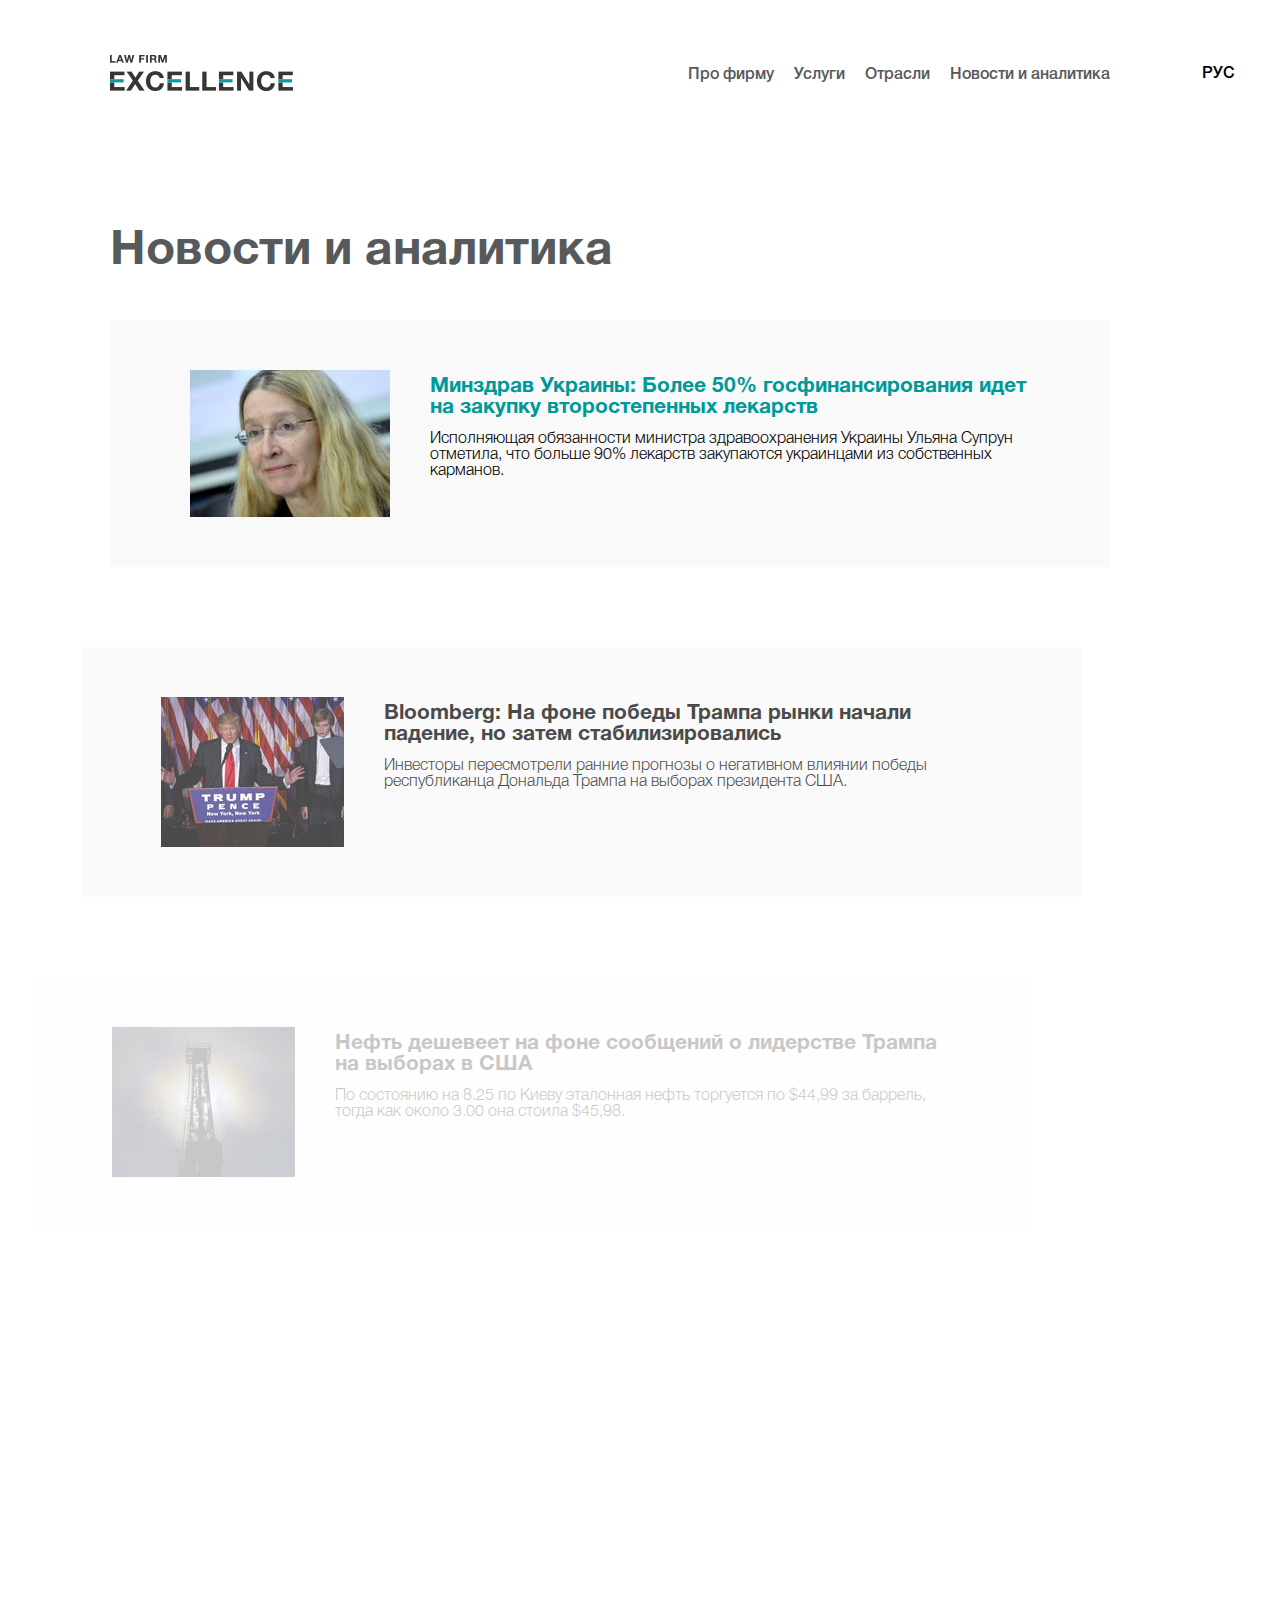
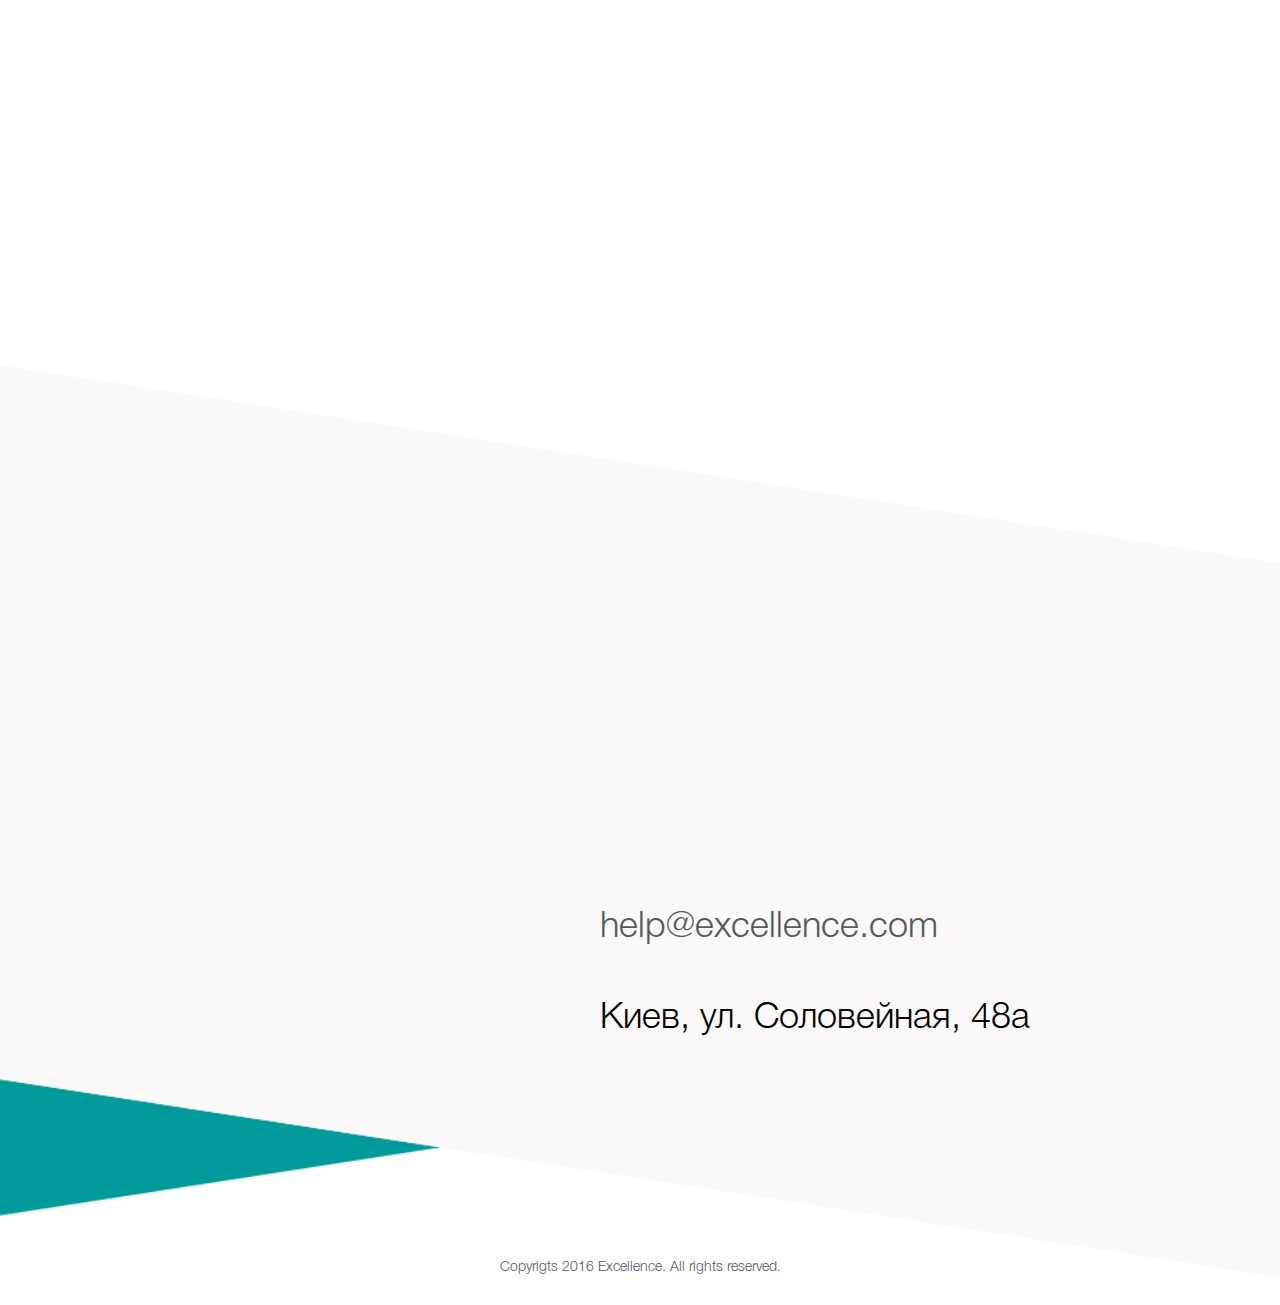
<file: excellence/news-page.html>
<!DOCTYPE html>
<html lang="en">
  <head>
    <meta charset="utf-8">
    <meta http-equiv="X-UA-Compatible" content="IE=edge">
    <meta name="viewport" content="width=device-width">
    <title>Title</title>
    <meta name="description" content="">
    <meta name="viewport" content="width=device-width, initial-scale=1">
    <link rel="shortcut icon" href="favicon/favicon.ico" type="image/x-icon">
    <link rel="apple-touch-icon" href="favicon/apple-touch-icon.png">
    <link rel="stylesheet" href="css/normalize.css">
    <link rel="stylesheet" href="css/main.css">
    <script src="js/jquery-3.1.1.min.js" defer asynk></script>
  </head>
  <body>
    <header>
      <nav class=" flex row container main-menu">
        <div class="burger">
          <a href="#" class="burger__button" id="burger-button">
          <span class="burger__button__icon"></span>
          </a>
          <ul class="burger__menu">
            <li><a href="index.html">Про фирму</a></li>
            <li><a href="services-page.html">Услуги</a></li>
            <li><a href="industry-page.html">Отрасли</a></li>
            <li><a href="news-page.html">Новости и аналитика</a></li>
           <li>
              <ul class="language-select-burger"> 
                <li data-lang="ua">укр</li>
                <li class="active" data-lang="ru">рус</li> 
                <li data-lang="en">eng</li>
              </ul>
            </li>
          </ul>
        </div>
        <a href="#"><img src="images/icons/logo.png"></a>
        <ul class="flex row">
          <li><a href="index.html" id='index'>Про фирму</a></li>
          <li><a href="services-page.html" id='services-page'>Услуги</a></li>
          <li><a href="industry-page.html" id='industry-page'>Отрасли</a></li>
          <li><a href="news-page.html">Новости и аналитика</a></li>
          <li>
            <ul class="language-select"> 
              <li data-lang="ua">укр</li>
              <li class="active" data-lang="ru">рус</li> 
              <li data-lang="en">eng</li>
            </ul>
          </li>
        </ul>
      </nav>
    </header>
    <section class="container news">
      <h2>Новости и аналитика</h2>
      <a href="" data-modal="#modal-1" class="modal__trigger">
        <div class="flex column wrap">
          <div class="box scrollflow -slide-right -opacity">
            <div class="flex row">
              <img src="images/article-1-img.png">
              <div class="flex column">
              <p class="first-title-news">Минздрав Украины: Более 50% госфинансирования идет на закупку второстепенных лекарств 
              </p>
              <p class="info-news">Исполняющая обязанности министра здравоохранения Украины Ульяна Супрун отметила, что больше 90% лекарств закупаются украинцами из собственных карманов.
              </p>
              </div>
            </div>
          </div>
        </div>
      </a>
      <a href="" data-modal="#modal-2" class="modal__trigger">
        <div class="flex column wrap">
          <div class="box scrollflow -slide-right -opacity">
            <div class="flex row">
              <img src="images/article-2-img.png">
              <div class="flex column">
              <p class="title-news">Bloomberg: На фоне победы Трампа рынки начали падение, но затем стабилизировались
              </p>
              <p class="info-news">Инвесторы пересмотрели ранние прогнозы о негативном влиянии победы республиканца Дональда Трампа на выборах президента США.
              </p>
              </div>
            </div>
          </div>
        </div>
      </a>
      <a href="" data-modal="#modal-3" class="modal__trigger">
        <div class="flex column wrap">
          <div class="box scrollflow -slide-right -opacity">
            <div class="flex row">
              <img src="images/article-3-img.png">
              <div class="flex column">
              <p class="title-news">Нефть дешевеет на фоне сообщений о лидерстве Трампа на выборах в США
              </p>
              <p class="info-news">По состоянию на 8.25 по Киеву эталонная нефть торгуется по $44,99 за баррель, тогда как около 3.00 она стоила $45,98.
              </p>
              </div>
            </div>
          </div>
        </div>
      </a>
      <a href="" data-modal="#modal-4" class="modal__trigger"> 
        <div class="flex column wrap">
          <div class="box scrollflow -slide-right -opacity">
            <div class="flex row">
              <img src="images/article-4-img.png">
              <div class="flex column">
              <p class="title-news">Клинтон опередила Трампа по числу голосов избирателей 
              </p>
              <p class="info-news">За демократа Хиллари Клинтон проголосовали более 59 миллионов избирателей, за Дональда Трампа – на 100 тысяч меньше.
              </p>
              </div>
            </div>
          </div>
        </div>
      </a>
      <a href="" data-modal="#modal-5" class="modal__trigger">
        <div class="flex column wrap">
          <div class="box scrollflow -slide-right -opacity">
            <div class="flex row">
              <img src="images/article-5-img.png">
              <div class="flex column">
              <p class="title-news">Обама поздравил Трампа с избранием президентом США 
              </p>
              <p class="info-news">Действующий президент США Барак Обама и новоизбранный президент Дональд Трамп "очень хорошо поговорили", рассказала менеджер кампании республиканца Келлиэнн Конвей.
              </p>
              </div>
            </div>
          </div>
        </div>
      </a>
    </section>
    <section class="contacts flex column">
      <div class="help">
        <p class="scrollflow -slide-right -opacity">Мы поможем, звоните.</p>
        <a href="tel:+380980124567" class="scrollflow -slide-right -opacity tel">+38 098 012 45 67</strong>
      </div>
      <div>
        <a href="mailto:help@excellence.com">help@excellence.com</a>
        <p>Киев, ул. Соловейная, 48а</p>
      </div>
    </section>
    <div id="modal-1" class="modal modal__bg" role="dialog" aria-hidden="true">
      <div class="modal__dialog">
        <div class="modal__content">
          <h3>Минздрав Украины: Более 50% госфинансирования идет на закупку второстепенных лекарств</h3>
          <img src="images/article-1-open-img.png">
          <p>Более половины финансируемых Украиной закупок лекарств второстепенны. Об этом заявила исполняющая обязанности министра здравоохранения Украины Ульяна Супрун
          в ходе заседания правительства, передает корреспондент издания "ГОРДОН".
          "Сейчас есть большие проблемы и вызовы в обеспечении населения лекарствами. Большинство лекарств, более 90%, закупаются гражданами из своих карманов, они сами оплачивают эти лекарства. Есть финансирование и на уровне государства, и на уровне городов, областей... Но самая большая проблема в том, что значительная часть этих лекарств – второстепенные средства", – отметила она.
          По ее словам, закупаются не те лекарства, которые больше всего нужны для лечения населения.
          "Более 50% нашего финансирования идет на второстепенные лекарства, которые
          не соответствуют нуждам. Мы финансируем не те лекарства, которые больше всего нужны. Мы не делаем правильный выбор", – дополнила министр.
          В начале ноября Кабинет Министров Украины подготовил ко второму чтению проект государственного бюджета на 2017 год, в котором увеличил расходы в том числе
          и на медицину.
          В конце сентября Супрун заявляла, что Министерство здравоохранения Украины планирует начать закупки лекарств на 2017 год за бюджетные средства в январе.
           </p>
          
          <a href="" class="modal__close demo-close">
            <svg class="" viewBox="0 0 24 24"><path d="M19 6.41l-1.41-1.41-5.59 5.59-5.59-5.59-1.41 1.41 5.59 5.59-5.59 5.59 1.41 1.41 5.59-5.59 5.59 5.59 1.41-1.41-5.59-5.59z"/><path d="M0 0h24v24h-24z" fill="none"/></svg>
          </a>
        </div>
      </div>
    </div>
    <div id="modal-2" class="modal modal__bg" role="dialog" aria-hidden="true">
      <div class="modal__dialog">
        <div class="modal__content">
          <h3>Минздрав Украины: Более 50% госфинансирования идет на закупку второстепенных лекарств</h3>
          <img src="images/article-1-open-img.png">
          <p>Более половины финансируемых Украиной закупок лекарств второстепенны. Об этом заявила исполняющая обязанности министра здравоохранения Украины Ульяна Супрун
          в ходе заседания правительства, передает корреспондент издания "ГОРДОН".
          "Сейчас есть большие проблемы и вызовы в обеспечении населения лекарствами. Большинство лекарств, более 90%, закупаются гражданами из своих карманов, они сами оплачивают эти лекарства. Есть финансирование и на уровне государства, и на уровне городов, областей... Но самая большая проблема в том, что значительная часть этих лекарств – второстепенные средства", – отметила она.
          По ее словам, закупаются не те лекарства, которые больше всего нужны для лечения населения.
          "Более 50% нашего финансирования идет на второстепенные лекарства, которые
          не соответствуют нуждам. Мы финансируем не те лекарства, которые больше всего нужны. Мы не делаем правильный выбор", – дополнила министр.
          В начале ноября Кабинет Министров Украины подготовил ко второму чтению проект государственного бюджета на 2017 год, в котором увеличил расходы в том числе
          и на медицину.
          В конце сентября Супрун заявляла, что Министерство здравоохранения Украины планирует начать закупки лекарств на 2017 год за бюджетные средства в январе.
           </p>
          
          <a href="" class="modal__close demo-close">
            <svg class="" viewBox="0 0 24 24"><path d="M19 6.41l-1.41-1.41-5.59 5.59-5.59-5.59-1.41 1.41 5.59 5.59-5.59 5.59 1.41 1.41 5.59-5.59 5.59 5.59 1.41-1.41-5.59-5.59z"/><path d="M0 0h24v24h-24z" fill="none"/></svg>
          </a>
        </div>
      </div>
    </div>
    <div id="modal-3" class="modal modal__bg" role="dialog" aria-hidden="true">
      <div class="modal__dialog">
        <div class="modal__content">
          <h3>Минздрав Украины: Более 50% госфинансирования идет на закупку второстепенных лекарств</h3>
          <img src="images/article-1-open-img.png">
          <p>Более половины финансируемых Украиной закупок лекарств второстепенны. Об этом заявила исполняющая обязанности министра здравоохранения Украины Ульяна Супрун
          в ходе заседания правительства, передает корреспондент издания "ГОРДОН".
          "Сейчас есть большие проблемы и вызовы в обеспечении населения лекарствами. Большинство лекарств, более 90%, закупаются гражданами из своих карманов, они сами оплачивают эти лекарства. Есть финансирование и на уровне государства, и на уровне городов, областей... Но самая большая проблема в том, что значительная часть этих лекарств – второстепенные средства", – отметила она.
          По ее словам, закупаются не те лекарства, которые больше всего нужны для лечения населения.
          "Более 50% нашего финансирования идет на второстепенные лекарства, которые
          не соответствуют нуждам. Мы финансируем не те лекарства, которые больше всего нужны. Мы не делаем правильный выбор", – дополнила министр.
          В начале ноября Кабинет Министров Украины подготовил ко второму чтению проект государственного бюджета на 2017 год, в котором увеличил расходы в том числе
          и на медицину.
          В конце сентября Супрун заявляла, что Министерство здравоохранения Украины планирует начать закупки лекарств на 2017 год за бюджетные средства в январе.
           </p>
          
          <a href="" class="modal__close demo-close">
            <svg class="" viewBox="0 0 24 24"><path d="M19 6.41l-1.41-1.41-5.59 5.59-5.59-5.59-1.41 1.41 5.59 5.59-5.59 5.59 1.41 1.41 5.59-5.59 5.59 5.59 1.41-1.41-5.59-5.59z"/><path d="M0 0h24v24h-24z" fill="none"/></svg>
          </a>
        </div>
      </div>
    </div>
    <div id="modal-4" class="modal modal__bg" role="dialog" aria-hidden="true">
      <div class="modal__dialog">
        <div class="modal__content">
          <h3>Минздрав Украины: Более 50% госфинансирования идет на закупку второстепенных лекарств</h3>
          <img src="images/article-1-open-img.png">
          <p>Более половины финансируемых Украиной закупок лекарств второстепенны. Об этом заявила исполняющая обязанности министра здравоохранения Украины Ульяна Супрун
          в ходе заседания правительства, передает корреспондент издания "ГОРДОН".
          "Сейчас есть большие проблемы и вызовы в обеспечении населения лекарствами. Большинство лекарств, более 90%, закупаются гражданами из своих карманов, они сами оплачивают эти лекарства. Есть финансирование и на уровне государства, и на уровне городов, областей... Но самая большая проблема в том, что значительная часть этих лекарств – второстепенные средства", – отметила она.
          По ее словам, закупаются не те лекарства, которые больше всего нужны для лечения населения.
          "Более 50% нашего финансирования идет на второстепенные лекарства, которые
          не соответствуют нуждам. Мы финансируем не те лекарства, которые больше всего нужны. Мы не делаем правильный выбор", – дополнила министр.
          В начале ноября Кабинет Министров Украины подготовил ко второму чтению проект государственного бюджета на 2017 год, в котором увеличил расходы в том числе
          и на медицину.
          В конце сентября Супрун заявляла, что Министерство здравоохранения Украины планирует начать закупки лекарств на 2017 год за бюджетные средства в январе.
           </p>
          
          <a href="" class="modal__close demo-close">
            <svg class="" viewBox="0 0 24 24"><path d="M19 6.41l-1.41-1.41-5.59 5.59-5.59-5.59-1.41 1.41 5.59 5.59-5.59 5.59 1.41 1.41 5.59-5.59 5.59 5.59 1.41-1.41-5.59-5.59z"/><path d="M0 0h24v24h-24z" fill="none"/></svg>
          </a>
        </div>
      </div>
    </div>
    <div id="modal-5" class="modal modal__bg" role="dialog" aria-hidden="true">
      <div class="modal__dialog">
        <div class="modal__content">
          <h3>Минздрав Украины: Более 50% госфинансирования идет на закупку второстепенных лекарств</h3>
          <img src="images/article-1-open-img.png">
          <p>Более половины финансируемых Украиной закупок лекарств второстепенны. Об этом заявила исполняющая обязанности министра здравоохранения Украины Ульяна Супрун
          в ходе заседания правительства, передает корреспондент издания "ГОРДОН".
          "Сейчас есть большие проблемы и вызовы в обеспечении населения лекарствами. Большинство лекарств, более 90%, закупаются гражданами из своих карманов, они сами оплачивают эти лекарства. Есть финансирование и на уровне государства, и на уровне городов, областей... Но самая большая проблема в том, что значительная часть этих лекарств – второстепенные средства", – отметила она.
          По ее словам, закупаются не те лекарства, которые больше всего нужны для лечения населения.
          "Более 50% нашего финансирования идет на второстепенные лекарства, которые
          не соответствуют нуждам. Мы финансируем не те лекарства, которые больше всего нужны. Мы не делаем правильный выбор", – дополнила министр.
          В начале ноября Кабинет Министров Украины подготовил ко второму чтению проект государственного бюджета на 2017 год, в котором увеличил расходы в том числе
          и на медицину.
          В конце сентября Супрун заявляла, что Министерство здравоохранения Украины планирует начать закупки лекарств на 2017 год за бюджетные средства в январе.
           </p>
          
          <a href="" class="modal__close demo-close">
            <svg class="" viewBox="0 0 24 24"><path d="M19 6.41l-1.41-1.41-5.59 5.59-5.59-5.59-1.41 1.41 5.59 5.59-5.59 5.59 1.41 1.41 5.59-5.59 5.59 5.59 1.41-1.41-5.59-5.59z"/><path d="M0 0h24v24h-24z" fill="none"/></svg>
          </a>
        </div>
      </div>
    </div>
    
    <footer>
     <p>Сорyrigts 2016 Excellence. All rights reserved.</p>
    </footer>
    <script src='js/burger.js'></script>
    <script src='js/select.js'></script>
    <script src='js/listloading.js' defer></script>
    <script src='js/modal.js' defer></script>
  </body>
</html>
</file>
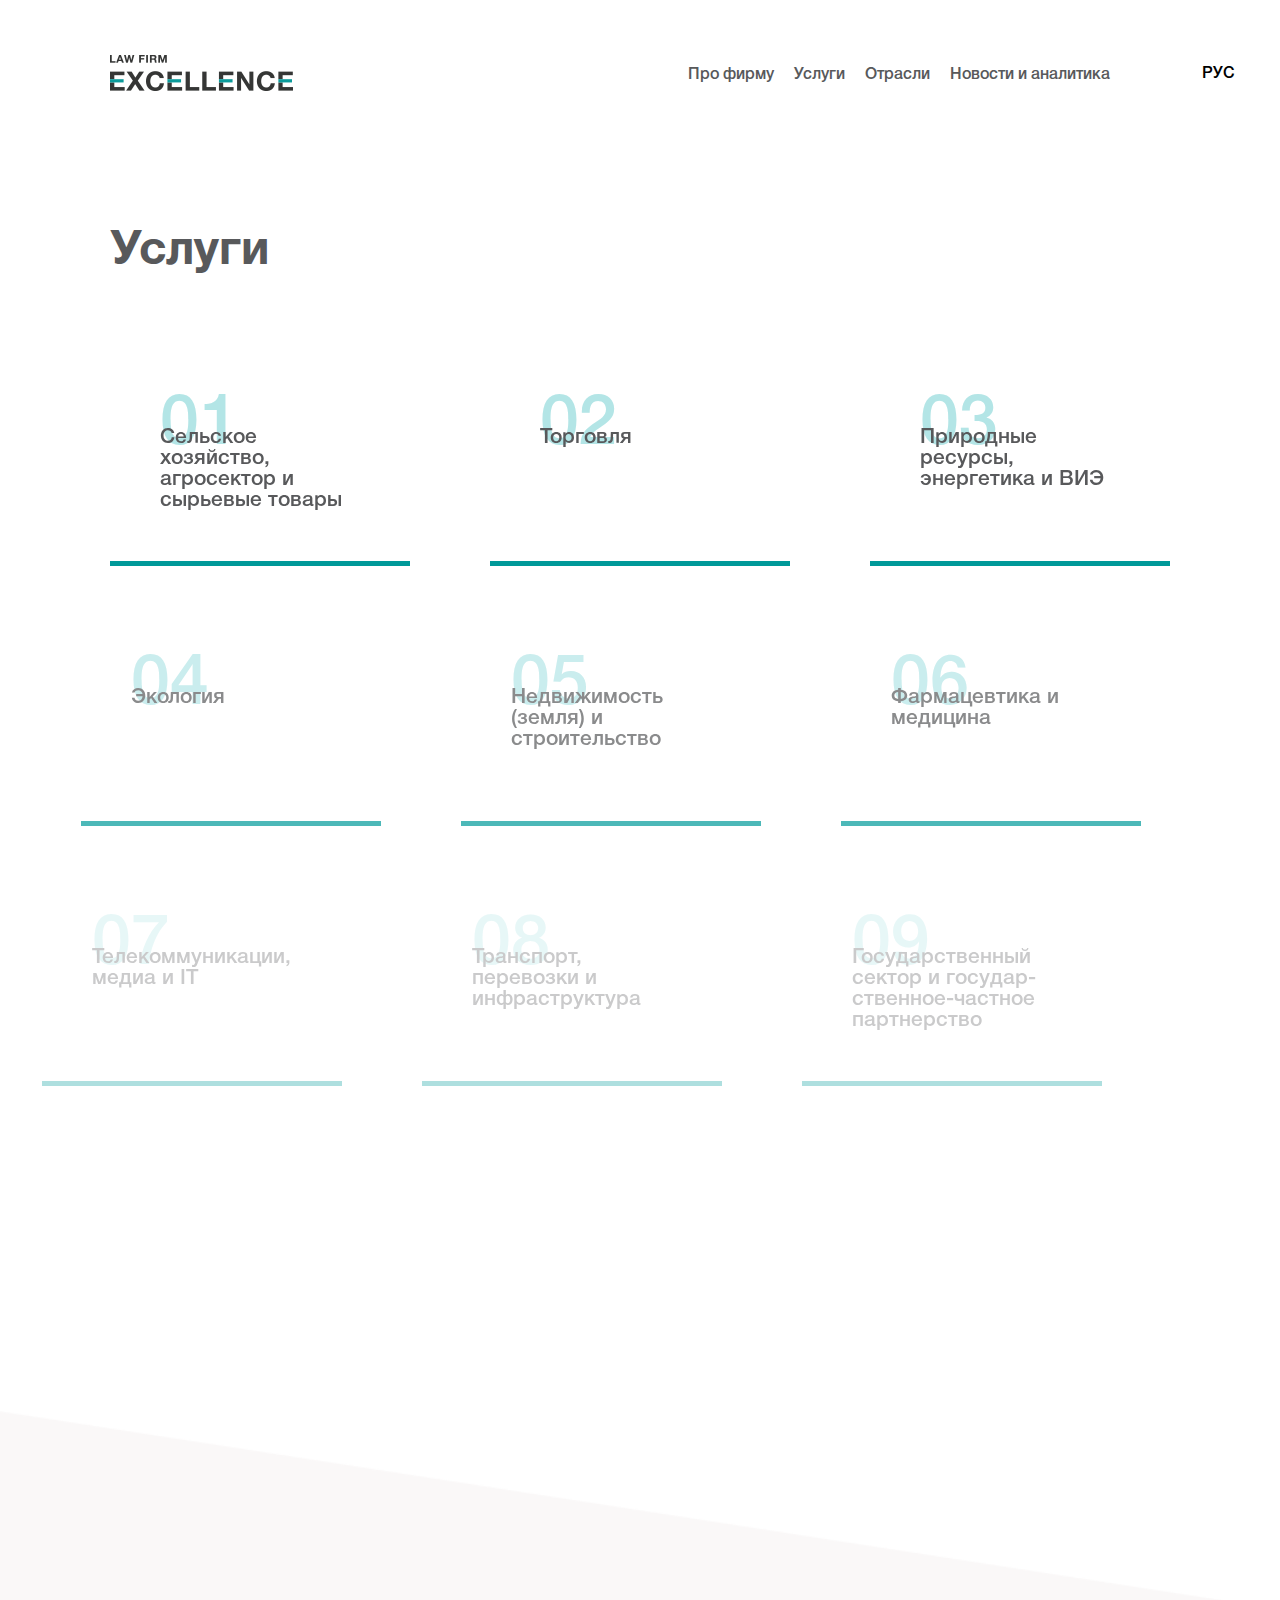
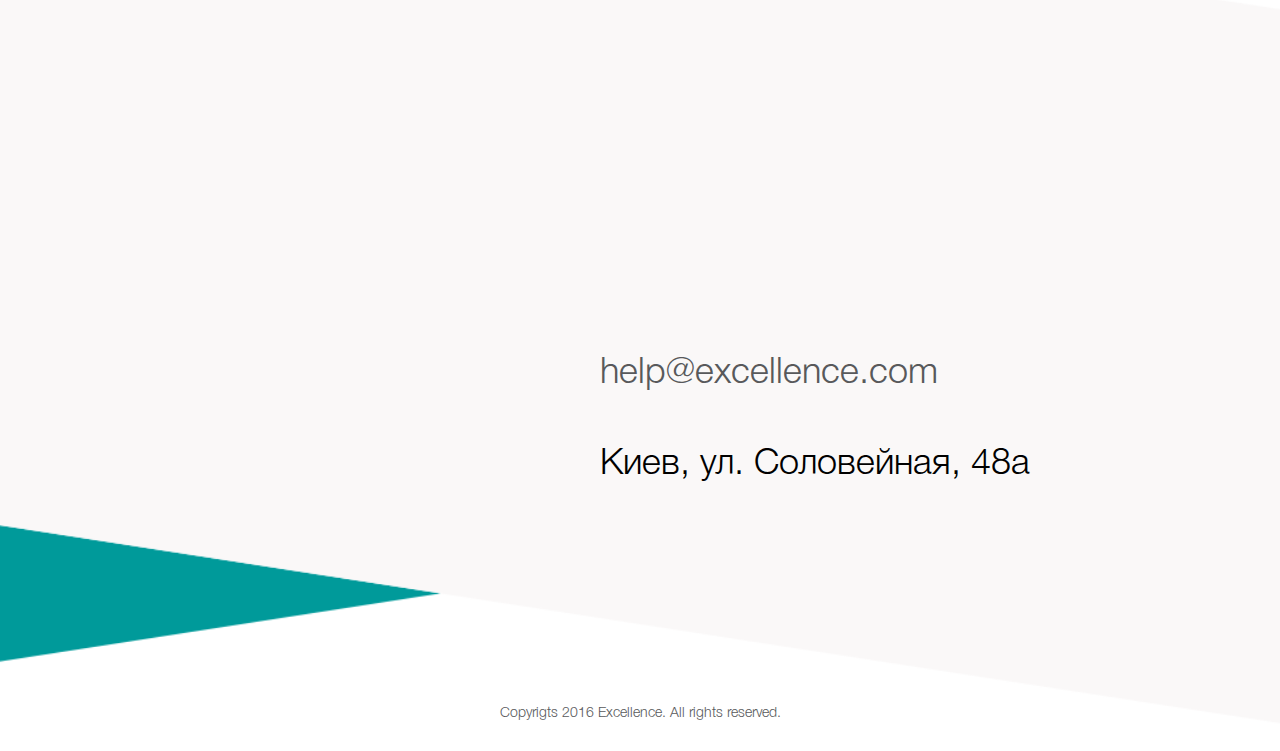
<file: excellence/services-page.html>
<!DOCTYPE html>
<html lang="en">
  <head>
    <meta charset="utf-8">
    <meta http-equiv="X-UA-Compatible" content="IE=edge">
    <meta name="viewport" content="width=device-width">
    <title>Title</title>
    <meta name="description" content="">
    <meta name="viewport" content="width=device-width, initial-scale=1">
    <link rel="shortcut icon" href="favicon/favicon.ico" type="image/x-icon">
    <link rel="apple-touch-icon" href="favicon/apple-touch-icon.png">
    <link rel="stylesheet" href="css/normalize.css">
    <link rel="stylesheet" href="css/main.css">
    <script src="js/jquery-3.1.1.min.js" defer asynk></script>
  </head>
  <body>
    <header>
      <nav class=" flex row container main-menu">
        <div class="burger">
          <a href="#" class="burger__button" id="burger-button">
          <span class="burger__button__icon"></span>
          </a>
          <ul class="burger__menu">
            <li><a href="index.html">Про фирму</a></li>
            <li><a href="services-page.html">Услуги</a></li>
            <li><a href="industry-page.html">Отрасли</a></li>
            <li><a href="news-page.html">Новости и аналитика</a></li>
           <li>
              <ul class="language-select-burger"> 
                <li data-lang="ua">укр</li>
                <li class="active" data-lang="ru">рус</li> 
                <li data-lang="en">eng</li>
              </ul>
            </li>
          </ul>
        </div>
        <a href="#"><img src="images/icons/logo.png"></a>
        <ul class="flex row">
          <li><a href="index.html" id='index'>Про фирму</a></li>
          <li><a href="services-page.html" id='services-page'>Услуги</a></li>
          <li><a href="industry-page.html" id='industry-page'>Отрасли</a></li>
          <li><a href="news-page.html">Новости и аналитика</a></li>
          <li>
            <ul class="language-select"> 
              <li data-lang="ua">укр</li>
              <li class="active" data-lang="ru">рус</li> 
              <li data-lang="en">eng</li>
            </ul>
          </li>
        </ul>
      </nav>
    </header>
    <section class="container services">
      <h2>Услуги</h2>
      <div class="flex row wrap">

        <a href="" data-modal="#modal-1" class="modal__trigger">
          <div class="box scrollflow -slide-right -opacity">
            <div class="number">
              <span>01</span>
              <p>Сельское хозяйство,<br>агросектор и сырьевые товары</p>
            </div>
            <div class="border"></div>
          </div>
        </a>
          
        <a href="" data-modal="#modal-2" class="modal__trigger">
          <div class="box scrollflow -slide-right -opacity">
            <div class="number">
              <span>02</span>
              <p>Торговля</p>
            </div>
            <div class="border"></div>
          </div>
        </a>

        <a href="" data-modal="#modal-3" class="modal__trigger">
          <div class="box scrollflow -slide-right -opacity">
            <div class="number">
              <span>03</span>
              <p>Природные ресурсы, энергетика и ВИЭ</p>
            </div>
            <div class="border"></div>
          </div>
        </a>

        <a href="" data-modal="#modal-4" class="modal__trigger">
          <div class="box scrollflow -slide-right -opacity">
            <div class="number">
              <span>04</span>
              <p>Экология</p>
            </div>
            <div class="border"></div>
          </div>
        </a>

        <a href="" data-modal="#modal-5" class="modal__trigger">
          <div class="box scrollflow -slide-right -opacity">
            <div class="number">
              <span>05</span>
              <p>Недвижимость (земля) и строительство</p>
            </div>
            <div class="border"></div>
          </div>
        </a>

        <a href="" data-modal="#modal-6" class="modal__trigger">
          <div class="box scrollflow -slide-right -opacity">
            <div class="number">
              <span>06</span>
              <p>Фармацевтика и медицина</p>
            </div>
            <div class="border"></div>
          </div>
        </a>

        <a href="" data-modal="#modal-7" class="modal__trigger">
          <div class="box scrollflow -slide-right -opacity">
            <div class="number">
              <span>07</span>
              <p>Телекоммуникации, медиа и IT</p>
            </div>
            <div class="border"></div>
          </div>
        </a>

        <a href="" data-modal="#modal-8" class="modal__trigger">
          <div class="box scrollflow -slide-right -opacity">
            <div class="number">
              <span>08</span>
              <p>Транспорт, перевозки и инфраструктура</p>
            </div>
            <div class="border"></div>
          </div>
        </a>

        <a href="" data-modal="#modal-9" class="modal__trigger">
          <div class="box scrollflow -slide-right -opacity">
            <div class="number">
              <span>09</span>
              <p>Государственный сектор и государ-ственное-частное партнерство</p>
            </div>
            <div class="border"></div>
          </div>
        </a>

        <a href="" data-modal="#modal-10" class="modal__trigger">
          <div class="box scrollflow -slide-right -opacity">
            <div class="number">
              <span>10</span>
              <p>Инвестиционные проекты</p>
            </div>
            <div class="border"></div>
          </div>
        </a>

        <a href="" data-modal="#modal-11" class="modal__trigger">
          <div class="box scrollflow -slide-right -opacity">
            <div class="number">
              <span>11</span>
              <p>Государственный сектор и государ-ственное-частное партнерство</p>
            </div>
            <div class="border"></div>
          </div>
        </a>

        <a href="" data-modal="#modal-12" class="modal__trigger">
          <div class="box scrollflow -slide-right -opacity">
            <div class="number">
              <span>12</span>
              <p>Инвестиционные проекты</p>
            </div>
            <div class="border"></div>
          </div>
        </a>

      </div>
    </section>
   <section class="contacts flex column">
      <div class="help">
        <p class="scrollflow -slide-right -opacity">Мы поможем, звоните.</p>
        <a href="tel:+380980124567" class="scrollflow -slide-right -opacity tel">+38 098 012 45 67</strong>
      </div>
      <div>
        <a href="mailto:help@excellence.com">help@excellence.com</a>
        <p>Киев, ул. Соловейная, 48а</p>
      </div>
    </section>




    <div id="modal-1" class="modal modal__bg" role="dialog" aria-hidden="true">
      <div class="modal__dialog">
        <div class="modal__content">
          <h3>Сельское хозяйство и агросектор</h3>
          <p>Наша фирма обеспечивает клиентов юридической поддержкой в сфере сельского хозяйства и сырьевых товаров. Наша квалификация включает сопровождение компаний, специализирующимся в производстве и торговле зерном, кормами, растительными маслами, сахаром и другими сырьевыми товарами.
          Каждый день мы совершенствуем свои знания в данной сфере для того,
          чтобы компетентно отвечать требованиям клиентов, возникающим в ходе сельскохозяйственного производства или торговли в т.ч. сырьевыми товарами.
          Наша фирма поможет вам разобраться в вопросах права Англии
          и юридических нормах торговых ассоциаций, в т.ч. таких как Международная федерация ассоциаций по торговле маслами, маслосеменами и жирами (FOSFA), Международная ассоциация торговли зерном и кормами (GAFTA)
          и других.
           </p>
          
          <a href="" class="modal__close demo-close">
            <svg class="" viewBox="0 0 24 24"><path d="M19 6.41l-1.41-1.41-5.59 5.59-5.59-5.59-1.41 1.41 5.59 5.59-5.59 5.59 1.41 1.41 5.59-5.59 5.59 5.59 1.41-1.41-5.59-5.59z"/><path d="M0 0h24v24h-24z" fill="none"/></svg>
          </a>
        </div>
      </div>
    </div>

    <div id="modal-2" class="modal modal__bg" role="dialog" aria-hidden="true">
      <div class="modal__dialog">
        <div class="modal__content">
          <h3>Сельское хозяйство и агросектор</h3>
          <p>Наша фирма обеспечивает клиентов юридической поддержкой в сфере сельского хозяйства и сырьевых товаров. Наша квалификация включает сопровождение компаний, специализирующимся в производстве и торговле зерном, кормами, растительными маслами, сахаром и другими сырьевыми товарами.
          Каждый день мы совершенствуем свои знания в данной сфере для того,
          чтобы компетентно отвечать требованиям клиентов, возникающим в ходе сельскохозяйственного производства или торговли в т.ч. сырьевыми товарами.
          Наша фирма поможет вам разобраться в вопросах права Англии
          и юридических нормах торговых ассоциаций, в т.ч. таких как Международная федерация ассоциаций по торговле маслами, маслосеменами и жирами (FOSFA), Международная ассоциация торговли зерном и кормами (GAFTA)
          и других.
           </p>
          
          <a href="" class="modal__close demo-close">
            <svg class="" viewBox="0 0 24 24"><path d="M19 6.41l-1.41-1.41-5.59 5.59-5.59-5.59-1.41 1.41 5.59 5.59-5.59 5.59 1.41 1.41 5.59-5.59 5.59 5.59 1.41-1.41-5.59-5.59z"/><path d="M0 0h24v24h-24z" fill="none"/></svg>
          </a>
        </div>
      </div>
    </div>

    <div id="modal-3" class="modal modal__bg" role="dialog" aria-hidden="true">
      <div class="modal__dialog">
        <div class="modal__content">
          <h3>Сельское хозяйство и агросектор</h3>
          <p>Наша фирма обеспечивает клиентов юридической поддержкой в сфере сельского хозяйства и сырьевых товаров. Наша квалификация включает сопровождение компаний, специализирующимся в производстве и торговле зерном, кормами, растительными маслами, сахаром и другими сырьевыми товарами.
          Каждый день мы совершенствуем свои знания в данной сфере для того,
          чтобы компетентно отвечать требованиям клиентов, возникающим в ходе сельскохозяйственного производства или торговли в т.ч. сырьевыми товарами.
          Наша фирма поможет вам разобраться в вопросах права Англии
          и юридических нормах торговых ассоциаций, в т.ч. таких как Международная федерация ассоциаций по торговле маслами, маслосеменами и жирами (FOSFA), Международная ассоциация торговли зерном и кормами (GAFTA)
          и других.
           </p>
          
          <a href="" class="modal__close demo-close">
            <svg class="" viewBox="0 0 24 24"><path d="M19 6.41l-1.41-1.41-5.59 5.59-5.59-5.59-1.41 1.41 5.59 5.59-5.59 5.59 1.41 1.41 5.59-5.59 5.59 5.59 1.41-1.41-5.59-5.59z"/><path d="M0 0h24v24h-24z" fill="none"/></svg>
          </a>
        </div>
      </div>
    </div>

    <div id="modal-4" class="modal modal__bg" role="dialog" aria-hidden="true">
      <div class="modal__dialog">
        <div class="modal__content">
          <h3>Сельское хозяйство и агросектор</h3>
          <p>Наша фирма обеспечивает клиентов юридической поддержкой в сфере сельского хозяйства и сырьевых товаров. Наша квалификация включает сопровождение компаний, специализирующимся в производстве и торговле зерном, кормами, растительными маслами, сахаром и другими сырьевыми товарами.
          Каждый день мы совершенствуем свои знания в данной сфере для того,
          чтобы компетентно отвечать требованиям клиентов, возникающим в ходе сельскохозяйственного производства или торговли в т.ч. сырьевыми товарами.
          Наша фирма поможет вам разобраться в вопросах права Англии
          и юридических нормах торговых ассоциаций, в т.ч. таких как Международная федерация ассоциаций по торговле маслами, маслосеменами и жирами (FOSFA), Международная ассоциация торговли зерном и кормами (GAFTA)
          и других.
           </p><h3>Сельское хозяйство и агросектор</h3>
          <p>Наша фирма обеспечивает клиентов юридической поддержкой в сфере сельского хозяйства и сырьевых товаров. Наша квалификация включает сопровождение компаний, специализирующимся в производстве и торговле зерном, кормами, растительными маслами, сахаром и другими сырьевыми товарами.
          Каждый день мы совершенствуем свои знания в данной сфере для того,
          чтобы компетентно отвечать требованиям клиентов, возникающим в ходе сельскохозяйственного производства или торговли в т.ч. сырьевыми товарами.
          Наша фирма поможет вам разобраться в вопросах права Англии
          и юридических нормах торговых ассоциаций, в т.ч. таких как Международная федерация ассоциаций по торговле маслами, маслосеменами и жирами (FOSFA), Международная ассоциация торговли зерном и кормами (GAFTA)
          и других.
           </p>          
          <a href="" class="modal__close demo-close">
            <svg class="" viewBox="0 0 24 24"><path d="M19 6.41l-1.41-1.41-5.59 5.59-5.59-5.59-1.41 1.41 5.59 5.59-5.59 5.59 1.41 1.41 5.59-5.59 5.59 5.59 1.41-1.41-5.59-5.59z"/><path d="M0 0h24v24h-24z" fill="none"/></svg>
          </a>
        </div>
      </div>
    </div>

    <div id="modal-5" class="modal modal__bg" role="dialog" aria-hidden="true">
      <div class="modal__dialog">
        <div class="modal__content">
          <h3>Сельское хозяйство и агросектор</h3>
          <p>Наша фирма обеспечивает клиентов юридической поддержкой в сфере сельского хозяйства и сырьевых товаров. Наша квалификация включает сопровождение компаний, специализирующимся в производстве и торговле зерном, кормами, растительными маслами, сахаром и другими сырьевыми товарами.
          Каждый день мы совершенствуем свои знания в данной сфере для того,
          чтобы компетентно отвечать требованиям клиентов, возникающим в ходе сельскохозяйственного производства или торговли в т.ч. сырьевыми товарами.
          Наша фирма поможет вам разобраться в вопросах права Англии
          и юридических нормах торговых ассоциаций, в т.ч. таких как Международная федерация ассоциаций по торговле маслами, маслосеменами и жирами (FOSFA), Международная ассоциация торговли зерном и кормами (GAFTA)
          и других.
           </p>
          
          <a href="" class="modal__close demo-close">
            <svg class="" viewBox="0 0 24 24"><path d="M19 6.41l-1.41-1.41-5.59 5.59-5.59-5.59-1.41 1.41 5.59 5.59-5.59 5.59 1.41 1.41 5.59-5.59 5.59 5.59 1.41-1.41-5.59-5.59z"/><path d="M0 0h24v24h-24z" fill="none"/></svg>
          </a>
        </div>
      </div>
    </div>

    <div id="modal-6" class="modal modal__bg" role="dialog" aria-hidden="true">
      <div class="modal__dialog">
        <div class="modal__content">
          <h3>Сельское хозяйство и агросектор</h3>
          <p>Наша фирма обеспечивает клиентов юридической поддержкой в сфере сельского хозяйства и сырьевых товаров. Наша квалификация включает сопровождение компаний, специализирующимся в производстве и торговле зерном, кормами, растительными маслами, сахаром и другими сырьевыми товарами.
          Каждый день мы совершенствуем свои знания в данной сфере для того,
          чтобы компетентно отвечать требованиям клиентов, возникающим в ходе сельскохозяйственного производства или торговли в т.ч. сырьевыми товарами.
          Наша фирма поможет вам разобраться в вопросах права Англии
          и юридических нормах торговых ассоциаций, в т.ч. таких как Международная федерация ассоциаций по торговле маслами, маслосеменами и жирами (FOSFA), Международная ассоциация торговли зерном и кормами (GAFTA)
          и других.
           </p>
          
          <a href="" class="modal__close demo-close">
            <svg class="" viewBox="0 0 24 24"><path d="M19 6.41l-1.41-1.41-5.59 5.59-5.59-5.59-1.41 1.41 5.59 5.59-5.59 5.59 1.41 1.41 5.59-5.59 5.59 5.59 1.41-1.41-5.59-5.59z"/><path d="M0 0h24v24h-24z" fill="none"/></svg>
          </a>
        </div>
      </div>
    </div>

    <div id="modal-7" class="modal modal__bg" role="dialog" aria-hidden="true">
      <div class="modal__dialog">
        <div class="modal__content">
          <h3>Сельское хозяйство и агросектор</h3>
          <p>Наша фирма обеспечивает клиентов юридической поддержкой в сфере сельского хозяйства и сырьевых товаров. Наша квалификация включает сопровождение компаний, специализирующимся в производстве и торговле зерном, кормами, растительными маслами, сахаром и другими сырьевыми товарами.
          Каждый день мы совершенствуем свои знания в данной сфере для того,
          чтобы компетентно отвечать требованиям клиентов, возникающим в ходе сельскохозяйственного производства или торговли в т.ч. сырьевыми товарами.
          Наша фирма поможет вам разобраться в вопросах права Англии
          и юридических нормах торговых ассоциаций, в т.ч. таких как Международная федерация ассоциаций по торговле маслами, маслосеменами и жирами (FOSFA), Международная ассоциация торговли зерном и кормами (GAFTA)
          и других.
           </p>
          
          <a href="" class="modal__close demo-close">
            <svg class="" viewBox="0 0 24 24"><path d="M19 6.41l-1.41-1.41-5.59 5.59-5.59-5.59-1.41 1.41 5.59 5.59-5.59 5.59 1.41 1.41 5.59-5.59 5.59 5.59 1.41-1.41-5.59-5.59z"/><path d="M0 0h24v24h-24z" fill="none"/></svg>
          </a>
        </div>
      </div>
    </div>

    <div id="modal-8" class="modal modal__bg" role="dialog" aria-hidden="true">
      <div class="modal__dialog">
        <div class="modal__content">
          <h3>Сельское хозяйство и агросектор</h3>
          <p>Наша фирма обеспечивает клиентов юридической поддержкой в сфере сельского хозяйства и сырьевых товаров. Наша квалификация включает сопровождение компаний, специализирующимся в производстве и торговле зерном, кормами, растительными маслами, сахаром и другими сырьевыми товарами.
          Каждый день мы совершенствуем свои знания в данной сфере для того,
          чтобы компетентно отвечать требованиям клиентов, возникающим в ходе сельскохозяйственного производства или торговли в т.ч. сырьевыми товарами.
          Наша фирма поможет вам разобраться в вопросах права Англии
          и юридических нормах торговых ассоциаций, в т.ч. таких как Международная федерация ассоциаций по торговле маслами, маслосеменами и жирами (FOSFA), Международная ассоциация торговли зерном и кормами (GAFTA)
          и других.
           </p>
          
          <a href="" class="modal__close demo-close">
            <svg class="" viewBox="0 0 24 24"><path d="M19 6.41l-1.41-1.41-5.59 5.59-5.59-5.59-1.41 1.41 5.59 5.59-5.59 5.59 1.41 1.41 5.59-5.59 5.59 5.59 1.41-1.41-5.59-5.59z"/><path d="M0 0h24v24h-24z" fill="none"/></svg>
          </a>
        </div>
      </div>
    </div>

    <div id="modal-9" class="modal modal__bg" role="dialog" aria-hidden="true">
      <div class="modal__dialog">
        <div class="modal__content">
          <h3>Сельское хозяйство и агросектор</h3>
          <p>Наша фирма обеспечивает клиентов юридической поддержкой в сфере сельского хозяйства и сырьевых товаров. Наша квалификация включает сопровождение компаний, специализирующимся в производстве и торговле зерном, кормами, растительными маслами, сахаром и другими сырьевыми товарами.
          Каждый день мы совершенствуем свои знания в данной сфере для того,
          чтобы компетентно отвечать требованиям клиентов, возникающим в ходе сельскохозяйственного производства или торговли в т.ч. сырьевыми товарами.
          Наша фирма поможет вам разобраться в вопросах права Англии
          и юридических нормах торговых ассоциаций, в т.ч. таких как Международная федерация ассоциаций по торговле маслами, маслосеменами и жирами (FOSFA), Международная ассоциация торговли зерном и кормами (GAFTA)
          и других.
           </p>
          
          <a href="" class="modal__close demo-close">
            <svg class="" viewBox="0 0 24 24"><path d="M19 6.41l-1.41-1.41-5.59 5.59-5.59-5.59-1.41 1.41 5.59 5.59-5.59 5.59 1.41 1.41 5.59-5.59 5.59 5.59 1.41-1.41-5.59-5.59z"/><path d="M0 0h24v24h-24z" fill="none"/></svg>
          </a>
        </div>
      </div>
    </div>

    <div id="modal-10" class="modal modal__bg" role="dialog" aria-hidden="true">
      <div class="modal__dialog">
        <div class="modal__content">
          <h3>Сельское хозяйство и агросектор</h3>
          <p>Наша фирма обеспечивает клиентов юридической поддержкой в сфере сельского хозяйства и сырьевых товаров. Наша квалификация включает сопровождение компаний, специализирующимся в производстве и торговле зерном, кормами, растительными маслами, сахаром и другими сырьевыми товарами.
          Каждый день мы совершенствуем свои знания в данной сфере для того,
          чтобы компетентно отвечать требованиям клиентов, возникающим в ходе сельскохозяйственного производства или торговли в т.ч. сырьевыми товарами.
          Наша фирма поможет вам разобраться в вопросах права Англии
          и юридических нормах торговых ассоциаций, в т.ч. таких как Международная федерация ассоциаций по торговле маслами, маслосеменами и жирами (FOSFA), Международная ассоциация торговли зерном и кормами (GAFTA)
          и других.
           </p>
          
          <a href="" class="modal__close demo-close">
            <svg class="" viewBox="0 0 24 24"><path d="M19 6.41l-1.41-1.41-5.59 5.59-5.59-5.59-1.41 1.41 5.59 5.59-5.59 5.59 1.41 1.41 5.59-5.59 5.59 5.59 1.41-1.41-5.59-5.59z"/><path d="M0 0h24v24h-24z" fill="none"/></svg>
          </a>
        </div>
      </div>
    </div>

     <div id="modal-11" class="modal modal__bg" role="dialog" aria-hidden="true">
      <div class="modal__dialog">
        <div class="modal__content">
          <h3>Сельское хозяйство и агросектор</h3>
          <p>Наша фирма обеспечивает клиентов юридической поддержкой в сфере сельского хозяйства и сырьевых товаров. Наша квалификация включает сопровождение компаний, специализирующимся в производстве и торговле зерном, кормами, растительными маслами, сахаром и другими сырьевыми товарами.
          Каждый день мы совершенствуем свои знания в данной сфере для того,
          чтобы компетентно отвечать требованиям клиентов, возникающим в ходе сельскохозяйственного производства или торговли в т.ч. сырьевыми товарами.
          Наша фирма поможет вам разобраться в вопросах права Англии
          и юридических нормах торговых ассоциаций, в т.ч. таких как Международная федерация ассоциаций по торговле маслами, маслосеменами и жирами (FOSFA), Международная ассоциация торговли зерном и кормами (GAFTA)
          и других.
           </p>
          
          <a href="" class="modal__close demo-close">
            <svg class="" viewBox="0 0 24 24"><path d="M19 6.41l-1.41-1.41-5.59 5.59-5.59-5.59-1.41 1.41 5.59 5.59-5.59 5.59 1.41 1.41 5.59-5.59 5.59 5.59 1.41-1.41-5.59-5.59z"/><path d="M0 0h24v24h-24z" fill="none"/></svg>
          </a>
        </div>
      </div>
    </div>

     <div id="modal-12" class="modal modal__bg" role="dialog" aria-hidden="true">
      <div class="modal__dialog">
        <div class="modal__content">
          <h3>Сельское хозяйство и агросектор</h3>
          <p>Наша фирма обеспечивает клиентов юридической поддержкой в сфере сельского хозяйства и сырьевых товаров. Наша квалификация включает сопровождение компаний, специализирующимся в производстве и торговле зерном, кормами, растительными маслами, сахаром и другими сырьевыми товарами.
          Каждый день мы совершенствуем свои знания в данной сфере для того,
          чтобы компетентно отвечать требованиям клиентов, возникающим в ходе сельскохозяйственного производства или торговли в т.ч. сырьевыми товарами.
          Наша фирма поможет вам разобраться в вопросах права Англии
          и юридических нормах торговых ассоциаций, в т.ч. таких как Международная федерация ассоциаций по торговле маслами, маслосеменами и жирами (FOSFA), Международная ассоциация торговли зерном и кормами (GAFTA)
          и других.
           </p>
          
          <a href="" class="modal__close demo-close">
            <svg class="" viewBox="0 0 24 24"><path d="M19 6.41l-1.41-1.41-5.59 5.59-5.59-5.59-1.41 1.41 5.59 5.59-5.59 5.59 1.41 1.41 5.59-5.59 5.59 5.59 1.41-1.41-5.59-5.59z"/><path d="M0 0h24v24h-24z" fill="none"/></svg>
          </a>
        </div>
      </div>
    </div>


    <footer>
     <p>Сорyrigts 2016 Excellence. All rights reserved.</p>
    </footer>
    <script src='js/burger.js'></script>
    <script src='js/select.js'></script>
    <script src='js/listloading.js' defer></script>
    <script src='js/modal.js' defer></script>
  </body>
</html>
</file>
<file: assets/css/style.css>
@font-face{
  font-family: RobotoSlabRegular;
  src:url(../fonts/RobotoSlab-Regular.ttf)
}

@font-face{
  font-family: RobotoSlabLight;
  src:url(../fonts/RobotoSlab-Light.ttf)
}

* {
	font-family: RobotoSlabLight;
	font-size: 16px;
}

header {
	text-align: center;
	margin: 60px 0;
}

h3 {
	font-family: RobotoSlabRegular;
}

.portfolio {
	padding: 0 40px;
}

.portfolio p {
	margin-bottom: 40px;
}

.portfolio a {
	display: block;
	margin-bottom: 10px;
}
</file>
<file: cahee/css/style.css>
@font-face{font-family:RalewayBold;src:url(../fonts/Raleway-Bold.ttf)}@font-face{font-family:RalewayHeavy;src:url(../fonts/Raleway-Heavy.ttf)}@font-face{font-family:RalewayLight;src:url(../fonts/Raleway-Light.ttf)}.btn{width:200px;height:55px;display:block;text-transform:uppercase;font-family:RalewayLight;font-size:20px;line-height:50px;color:#fff;text-align:center;margin-top:30px;-webkit-user-select:none;-moz-user-select:none;-ms-user-select:none;user-select:none;border:2px solid transparent;box-shadow:1px 3px 8px 0px #969696}.btn:hover{background:#fff;border:2px solid #000;-webkit-transition:all 0.4s ease-in;transition:all 0.4s ease-in}h3{font-size:90px}.red,h3{font-family:RalewayBold}.red{color:red}.hidden{z-index:-10;display:none}.header{background:url(../images/header-bg.jpg);background-size:cover;width:100%;height:100vh;min-height:740px;max-height:1000px;background-position:bottom;padding:50px 0 70px}.header-logo{height:50px;width:130px}.header__menu{-webkit-box-pack:justify;-ms-flex-pack:justify;justify-content:space-between;-webkit-box-align:center;-ms-flex-align:center;align-items:center}.header__menu-main{list-style:none}.header__menu-main li{margin-left:35px;padding:5px 0;border-top:3px solid transparent}.header__menu-main li a{font-family:RalewayBold;font-size:16px;text-transform:uppercase}.header__menu-main li:hover{border-color:#ff6033;-webkit-transition:all 0.6s ease-in;transition:all 0.6s ease-in}.header__title.container{margin-top:260px}.header__title.container h3{font-family:RalewayHeavy;font-size:60px}.header__title.container p{margin:20px 0;max-width:370px;line-height:1.5em}.header__title.container .btn{background:#ff6033}.header__title.container .btn:hover{color:#ff6033;border-color:#ff6033;background:#fff}.burger{position:fixed;top:0px;left:0px;display:none}.burger__button{display:block;position:relative;width:50px;height:90px;text-align:center;vertical-align:middle;-webkit-transition:all 0.5s ease;transition:all 0.5s ease}.burger__button.open{box-shadow:none;color:#000}.burger__button.open .burger__button__icon:after,.burger__button.open .burger__button__icon:before{background:#000}.burger__button__icon{display:inline-block;top:50%;-webkit-transform:translateY(-1px);transform:translateY(-1px)}.burger__button__icon,.burger__button__icon:after,.burger__button__icon:before{position:absolute;background:#000;margin:0 auto;width:20px;height:2px;left:0;right:0;-webkit-transition:all 0.5s ease;transition:all 0.5s ease}.burger__button__icon:after,.burger__button__icon:before{content:""}.burger__button__icon:before{bottom:10px}.burger__button__icon:after{top:10px}.burger__button.open .burger__button__icon{background:transparent}.burger__button.open .burger__button__icon:after,.burger__button.open .burger__button__icon:before{-webkit-transform-origin:0 50%;transform-origin:0 50%;width:28.28427125px}.burger__button.open .burger__button__icon:before{-webkit-transform:rotateZ(0.78539816rad);transform:rotateZ(0.78539816rad)}.burger__button.open .burger__button__icon:after{-webkit-transform:rotateZ(-0.78539816rad);transform:rotateZ(-0.78539816rad)}.burger__menu{list-style-type:none;padding:0 0 0 20px;display:none}.burger__menu li{display:block;position:relative;margin:15px 0;visibility:hidden;-webkit-transition:all 0.5s ease;transition:all 0.5s ease;-webkit-transform:translateX(-400px);transform:translateX(-400px)}.burger__menu a{display:block;text-decoration:none;color:#000;font-size:16px;font-family:Arial,"san-serif";font-weight:400;-webkit-transition:all 0.4s ease;transition:all 0.4s ease;border-left:3px solid transparent;padding-left:0}.burger__menu a:hover{padding-left:30px;border-left:3px solid #000}.burger__button.open+.burger__menu li{-webkit-transform:translateX(0);transform:translateX(0);visibility:visible}.burger__button.open+.burger__menu{display:block}.burger.open{height:100%;width:100%;background:#fff}.subscribe{background:url(../images/suscribe-bg.jpg);background-size:cover;width:100%}.subscribe p{max-width:540px;margin-top:30px}.subscribe form{margin-top:20px}.subscribe input{width:570px;height:55px;padding:15px;font-size:15px;border:1px solid #000;margin-right:30px;max-width:90%}.subscribe .btn{display:inline-block;padding:0;margin-top:3px;background:#96b92c}.subscribe .btn:hover{color:#96b92c;border-color:#96b92c;background:#fff}.subscribe h3{font-size:40px}.gallery{background:#ffe92f}.gallery p{max-width:580px;margin-top:30px;text-align:center}.gallery .btn{background:#5585a2;margin:45px 0}.gallery .btn:hover{color:#5585a2;border-color:#5585a2;background:#fff}.gallery__item{box-shadow:1px 3px 8px 0px #969696}.gallery__item:nth-child(1){background:url(../images/gallery-img-1.jpg) no-repeat;-webkit-box-flex:2;-ms-flex-positive:2;flex-grow:2;margin-right:30px;height:550px;background-position:50%}.gallery__block{margin-top:45px;-ms-flex-wrap:wrap;flex-wrap:wrap;width:100%;max-height:550px;-webkit-box-pack:justify;-ms-flex-pack:justify;justify-content:space-between}.gallery__block-vertical{height:550px;-webkit-box-flex:1;-ms-flex-positive:1;flex-grow:1}.gallery__block-vertical .gallery__item{height:260px;width:100%}.gallery__block-vertical .gallery__item:nth-child(1){background:url(../images/gallery-img-2.jpg) no-repeat;margin-bottom:30px}.gallery__block-vertical .gallery__item:nth-child(2){background:url(../images/gallery-img-3.jpg) no-repeat}.gallery__block-horizontal{width:100%;min-height:400px;margin-top:30px}.gallery__block-horizontal .gallery__item{-webkit-box-flex:1;-ms-flex-positive:1;flex-grow:1;height:400px}.gallery__block-horizontal .gallery__item:nth-child(1){background:url(../images/gallery-img-4.jpg) no-repeat;margin-right:30px}.gallery__block-horizontal .gallery__item:nth-child(2){background:url(../images/gallery-img-5.jpg) no-repeat}.gallery__block-horizontal,.gallery__block-vertical{-webkit-box-pack:justify;-ms-flex-pack:justify;justify-content:space-between}.gallery__block-horizontal .gallery__item:nth-child(1),.gallery__block-horizontal .gallery__item:nth-child(2),.gallery__block-vertical .gallery__item:nth-child(1),.gallery__block-vertical .gallery__item:nth-child(2){background-size:cover;background-position:50%}.services{background:#70bfff}.services h3{color:#fff;text-align:center;display:none;margin-bottom:20px}.services .btn{background:#fff;color:#000;width:400px;height:100px;line-height:100px;text-align:left;text-transform:capitalize;border:none}.services .btn:nth-child(3){line-height:normal;line-height:initial}.services .btn:nth-child(3) span{padding:25px 0}.services span{font-family:RalewayBold;font-size:20px;width:300px;display:inline-block;border-right:1px solid #000;text-align:center}.services .icon{background:url(../images/icon.png) no-repeat;background-size:cover;height:100px;width:100px;background-position:25px 0px;display:inline-block}.services .icon.product{background-position:-70px 0px}.services .icon.delivery{background-position:-160px 0px}.services .icon.organize{background-position:-260px 0px}.about{background:#00b2b2;color:#fff}.about img{max-height:600px;max-width:600px;width:50%;margin-right:20px}.about p{max-width:510px;margin:25px 0}.blog{background:#b07cf7;color:#fff;text-align:center}.blog p{width:570px;max-width:75%;margin-top:25px}.blog .btn{background:#f72b3b;margin-top:50px}.blog .btn:hover{background:#fff;color:#f72b3b;border-color:#f72b3b}.blog .blog__items{margin-top:45px;-ms-flex-wrap:wrap;flex-wrap:wrap}.blog .blog__item{height:310px;width:370px;box-shadow:1px 3px 8px 0px rgba(0,0,0,.6);-webkit-box-pack:end;-ms-flex-pack:end;justify-content:flex-end;padding:20px 25px;text-align:left}.blog .blog__item .date{position:relative;top:-105px;background:rgba(0,0,0,.3);height:60px;width:60px;border-radius:3px}.blog .blog__item .date p{font-family:RalewayBold;font-size:32px;text-align:center;line-height:30px;margin-top:0;min-width:60px}.blog .blog__item .date p span{margin-top:0}.blog .blog__item .date .month{display:block;font-family:RalewayHeavy;font-size:21px}.blog .blog__item .blog__item__title,.blog .blog__item span{z-index:3;font-family:RalewayBold;font-size:20px;display:block}.blog .blog__item a,.blog .blog__item span{font-family:RalewayLight;font-size:13px;margin-top:20px}.blog .blog__item:nth-child(1){background:url(../images/blog-img-1.jpg) no-repeat;background-size:cover}.blog .blog__item:nth-child(2){background:url(../images/blog-img-2.jpg) no-repeat;background-size:cover;margin:0 30px}.blog .blog__item:nth-child(3){background:url(../images/blog-img-3.jpg) no-repeat;background-size:cover}.blog .blog__item:before{content:'';position:relative;right:0;bottom:-183px;left:-25px;background-image:-webkit-linear-gradient(top,transparent,#000);background-image:linear-gradient(to bottom,transparent,#000);opacity:0.9;height:100px;width:370px;z-index:1}.contacts{background:url(../images/contacts-bg.jpg) no-repeat;background-size:cover;width:100%}.contacts .contacts__block{margin-top:45px;-ms-flex-pack:distribute;justify-content:space-around;-webkit-box-align:start;-ms-flex-align:start;align-items:flex-start;width:100%}.contacts p{margin-top:30px;max-width:350px;text-align:center}.contacts form{width:510px;max-width:100%}.contacts form input,.contacts form textarea{width:500px;max-width:100%;height:50px;background:#00c4c4;opacity:0.6;color:#fff;font-family:RalewayLight;border:0;display:inline-block;margin-bottom:15px;padding:20px;border-left:5px solid transparent}.contacts form textarea{resize:none;height:250px}.contacts form ::-webkit-input-placeholder{color:#fff}.contacts form :-moz-placeholder,.contacts form ::-moz-placeholder{color:#fff}.contacts form :-ms-input-placeholder{color:#fff}.contacts form input:not(:placeholder-shown),.contacts form textarea:not(:placeholder-shown){font-family:RalewayBold;font-size:15px;opacity:1;border-color:#355b82;-webkit-transition:all 0.2s ease-in;transition:all 0.2s ease-in}.contacts form .btn{background:#00c4c4;box-shadow:none;margin-top:15px}.contacts form .btn:hover{background:#fff;color:#00c4c4;border-color:#00c4c4}.contacts .contacts__info p{width:320px;max-width:100%;margin-bottom:15px;text-align:left;margin-top:0}.contacts .contacts__info p span{font-family:RalewayBold;font-size:17px;text-transform:uppercase;display:block}.contacts .contacts__info p a{font-size:20px}.footer{min-height:90px;background:#000;color:#b9b9b9;font-size:16px}.footer div{-webkit-box-pack:justify;-ms-flex-pack:justify;justify-content:space-between;-webkit-box-align:center;-ms-flex-align:center;align-items:center;height:100%;min-height:90px}.footer img{width:70px;height:25px}.footer p a{cursor:pointer}html{font-family:RalewayLight;font-size:17px}body{margin:0}article,aside,details,figcaption,figure,footer,header,hgroup,main,menu,section,summary{display:block}header,main,section{margin:0 auto}a{background-color:transparent;color:inherit;text-decoration:none;cursor:pointer}a:focus,a:hover,a:link,a:visited{outline:0}b,strong{font-weight:700}img{border:0}svg:not(:root){overflow:hidden}button,input,optgroup,select,textarea{color:inherit;font:inherit;margin:0}button{overflow:visible}button,select{text-transform:none}button,html input[type=button],input[type=reset],input[type=submit]{-webkit-appearance:button;cursor:pointer;outline:none}button::-moz-focus-inner,input::-moz-focus-inner{border:0;padding:0}input{line-height:normal;outline:none}textarea{overflow:auto;outline:none}table{border-collapse:collapse;border-spacing:0}td,th{padding:0}*,:after,:before{box-sizing:border-box;font-family:RalewayLight;font-size:17px}.flex{display:-webkit-box;display:-ms-flexbox;display:flex;-webkit-box-orient:vertical;-ms-flex-direction:column;flex-direction:column}.flex,.row{-webkit-box-direction:normal}.row{-webkit-box-orient:horizontal;-ms-flex-direction:row;flex-direction:row}h1,h2,h3,h4,h5,h6,p{margin:0}.container{max-width:1225px;padding:0 25px;margin:0 auto}section{padding:70px 0}section .container{-ms-flex-pack:distribute;justify-content:space-around;-webkit-box-align:center;-ms-flex-align:center;align-items:center}@media screen and (max-width:1000px){h3{font-size:60px}.about .container{padding-left:40px;padding-right:10px}.about img{position:absolute;opacity:0.3;height:90%;width:auto;max-height:400px;margin:0}.contacts .contacts__block{-webkit-box-orient:vertical;-webkit-box-direction:reverse;-ms-flex-direction:column-reverse;flex-direction:column-reverse;-webkit-box-align:center;-ms-flex-align:center;align-items:center}.contacts .contacts__info{width:500px;max-width:100%}.contacts form{margin:0;margin-top:35px}}@media screen and (max-width:600px){h3{font-size:45px}.btn{width:150px;height:45px;font-size:18px;line-height:40px;margin-top:20px}.header{background:#fff;position:relative;z-index:0}.header:after{content:"";background:url(../images/header-bg.jpg);background-size:cover;background-position:bottom;display:block;opacity:0.6;top:0;left:0;bottom:0;right:0;position:absolute;z-index:-1}.header__title.container{margin-top:40px}.header__title.container h3{font-family:RalewayHeavy;font-size:50px}.header__title.container p{margin:20px 0;max-width:370px;line-height:1.5em;font-weight:900}.subscribe h3{font-size:34px}.about img{height:250px;width:250px}.contacts .contacts__block{padding:0}}@media screen and (max-width:800px){.header{min-height:0;min-height:initial;height:auto;height:initial;padding-top:20px}.header .container{padding:0 40px}.header .burger{display:block}.header__menu-main{display:none}.header-logo{margin-left:10px}.header__title.container{margin-top:100px}.services .container{padding:0}.services .btn{width:280px;height:60px;line-height:60px;margin-top:15px}.services .btn span{width:220px;font-size:15px}.services .btn .icon{width:60px;height:60px;background-position:15px 0px}.services .btn .icon.product{background-position:-45px 0px}.services .btn .icon.delivery{background-position:-95px 0px}.services .btn .icon.organize{background-position:-160px 0px}.services .btn:nth-child(3) span{padding:15px 0}.footer{text-align:center}.footer .container{-webkit-box-orient:vertical;-webkit-box-direction:normal;-ms-flex-direction:column;flex-direction:column}.footer .container p{margin:30px 0}.footer .container span:first-of-type{-webkit-box-ordinal-group:4;-ms-flex-order:3;order:3}.container{padding:25px 20px;padding-right:20px;padding:25px 50px}}@media screen and (max-width:900px){.subscribe{background:#fff;position:relative;z-index:0}.subscribe input{display:block;margin-bottom:20px}.subscribe:after{content:"";background:url(../images/suscribe-bg.jpg);background-size:cover;background-position:100% 100%;display:block;opacity:0.2;top:0;left:0;bottom:0;right:0;position:absolute;z-index:-1}.gallery .gallery__item:nth-child(1){background-size:contain}.gallery__block,.gallery__block-horizontal,.gallery__block-vertical{width:100%;max-width:450px;-webkit-box-orient:vertical;-webkit-box-direction:normal;-ms-flex-direction:column;flex-direction:column;max-height:none;max-height:initial;-webkit-box-align:center;-ms-flex-align:center;align-items:center;height:auto;height:initial;margin:0}.gallery__block-horizontal .gallery__item,.gallery__block-horizontal .gallery__item:nth-child(1),.gallery__block-vertical .gallery__item,.gallery__block-vertical .gallery__item:nth-child(1),.gallery__block .gallery__item,.gallery__block .gallery__item:nth-child(1){max-width:80%;width:100%;max-width:450px;margin:0;margin-bottom:20px;min-height:300px;height:300px;background-size:cover}.gallery__block{margin-top:35px}}@media screen and (max-width:400px){.subscribe h3{font-size:28px}.gallery .btn{margin-bottom:0}.gallery__block,.gallery__block-horizontal,.gallery__block-vertical{max-width:250px}.gallery__block-horizontal .gallery__item,.gallery__block-horizontal .gallery__item:nth-child(1),.gallery__block-vertical .gallery__item,.gallery__block-vertical .gallery__item:nth-child(1),.gallery__block .gallery__item,.gallery__block .gallery__item:nth-child(1){max-width:250px;min-height:175px;height:175px}}@media screen and (max-width:1200px){.services img{display:none}.services h3{display:block}}@media screen and (max-width:1225px){.blog .blog__items{-webkit-box-pack:center;-ms-flex-pack:center;justify-content:center}.blog .blog__item,.blog .blog__item:nth-child(2){margin:30px;margin-top:0}}@media screen and (max-width:500px){.blog .container{padding:0}.blog .blog__items{-webkit-box-pack:center;-ms-flex-pack:center;justify-content:center}.blog .blog__item,.blog .blog__item:nth-child(2){margin:30px 0;margin-top:0;padding:10px;width:280px}.blog .blog__item:before,.blog .blog__item:nth-child(2):before{width:280px;bottom:-177px;left:-10px}.blog .btn{margin-top:20px}}
</file>
<file: california/css/style.css>
@font-face{font-family:RobotoLight;src:url(../fonts/Roboto-Light.ttf)}@font-face{font-family:RobotoSlabLight;src:url(../fonts/RobotoSlab-Light.ttf)}@font-face{font-family:RobotoMedium;src:url(../fonts/Roboto-Medium.ttf)}.header{min-height:650px;margin:0 auto;padding:30px 130px;background-size:cover;color:#fff;font-size:18px;font-size:1.125rem;background:url(../images/bg-img.png) no-repeat}.header,.header nav.flex{-webkit-box-pack:justify;-ms-flex-pack:justify;justify-content:space-between}.header nav.flex ul li{display:inline-block}.header nav.flex ul li a{display:block;padding:5px 15px;border:2px solid transparent}.header nav.flex ul li a:hover{border:2px solid #d3d3d3;-webkit-transition:all 0.6s ease-in;transition:all 0.6s ease-in}.header h1{font-family:RobotoSlabLight;font-size:90px;font-size:5.625rem;margin-bottom:0px}.header h1,.header h2{font-weight:lighter;letter-spacing:1px;letter-spacing:0.0625rem}.header h2{font-size:48px;font-size:3rem}.header div.header-title{text-align:left;padding-top:50px}.header div.header-title a{background:#ff0;color:#9e1a36;border-radius:20px;font-family:RobotoMedium;padding:5px 20px;display:block;max-width:220px;font-size:24px;font-size:1.5rem}.header div.header-title a:hover{background:#fff;-webkit-transition:all 0.6s ease-in;transition:all 0.6s ease-in}.header div.header-footer{-webkit-box-orient:horizontal;-webkit-box-direction:reverse;-ms-flex-direction:row-reverse;flex-direction:row-reverse;-webkit-box-align:end;-ms-flex-align:end;align-items:flex-end;-webkit-box-pack:justify;-ms-flex-pack:justify;justify-content:space-between;text-align:right}.header div.header-footer img{width:180px;-ms-flex-item-align:end;align-self:flex-end;margin-top:20px}.header div.header-footer address,.header div.header-footer phone{font-style:normal;padding:10px}.header div.header-footer p{margin-bottom:0}.header div.header-footer p a{background:url(../images/social-media-logo.png);display:inline-block;width:32px;height:30px;margin-right:5px;margin-right:6px;zoom:0.85;-moz-transform:scale(0.85);-moz-transform-origin:0 0}.header div.header-footer p a.twitter{background-position:178px 0}.header div.header-footer p a.linkd{background-position:129px 0}.header div.header-footer p a.youtube{background-position:80px 0}.header div.header-footer p a.angelco{background-position:31px 0}.header nav.burger-menu{display:none}.contacts{padding-bottom:20px}.contacts h3{margin-bottom:0px}.contacts div.row{-webkit-box-pack:justify;-ms-flex-pack:justify;justify-content:space-between;padding:25px 120px;-ms-flex-wrap:wrap;flex-wrap:wrap}.contacts .contacts-details{margin-bottom:30px}.contacts .contacts-details a,.contacts .contacts-details span{line-height:25px;line-height:1.5625rem;vertical-align:super;margin-left:20px}.contacts .social-media{margin-bottom:30px}.contacts .social-media a{background:url(../images/social-media-icons.png);display:inline-block;width:32px;height:30px;margin-right:5px}.contacts .social-media a.twitter{background-position:166px 0}.contacts .social-media a.linkd{background-position:122px 0}.contacts .social-media a.youtube{background-position:76px 0}.contacts .social-media a.angelco{background-position:31px 0}.contacts form span{font-size:14px;font-size:0.875rem}.contacts form input[type=text]{margin-top:10px;width:290px;border:1px solid #9e1a36;height:40px;padding:10px}.contacts form input[type=submit]{background:#9e1a36;border:2px solid #9e1a36;width:75px;height:40px;color:#fff;margin-left:-5px}.contacts form input[type=submit]:hover{background:#fff;color:#9e1a36;-webkit-transition:all 0.6s ease-in;transition:all 0.6s ease-in}.contacts #contacts__map{margin:30px;margin-top:0px;height:330px;width:690px;cursor:pointer}.dreaming{-webkit-box-pack:center;-ms-flex-pack:center;justify-content:center;-webkit-box-align:center;-ms-flex-align:center;align-items:center}.dreaming span{max-width:871px;font-size:24px;font-size:1.5rem}.dreaming #youtube{width:95%;max-width:600px;max-height:573px;min-height:310px;margin-top:60px;cursor:pointer}.residents h3{margin-bottom:0px}.residents img{margin:3px;width:150px;height:375px}.residents div{-ms-flex-wrap:wrap;flex-wrap:wrap;-webkit-box-pack:center;-ms-flex-pack:center;justify-content:center}.residents div div.resident{width:150px;height:375px;background-size:cover;margin:3px;margin-top:25px}.residents div div.resident div{background:#777;background-color:rgba(77,77,77,.8);text-align:center;padding:10px 0px;height:125px;margin-top:250px;visibility:hidden;opacity:0;-webkit-transition:visibility 0s,opacity 0.5s linear;transition:visibility 0s,opacity 0.5s linear}.residents div div.resident div span{font-size:14px;font-size:0.875rem;margin:10px;color:#d4d4d4}.residents div div.resident div b,.residents div div.resident div span{display:block}.residents div div.resident div b{color:#fff}.residents div div.resident:nth-of-type(1){background:url(../images/resident-1.png) no-repeat;background-size:cover}.residents div div.resident:nth-of-type(2){background:url(../images/resident-2.png) no-repeat;background-size:cover}.residents div div.resident:nth-of-type(3){background:url(../images/resident-3.png) no-repeat;background-size:cover}.residents div div.resident:nth-of-type(4){background:url(../images/resident-4.png) no-repeat;background-size:cover}.residents div div.resident:nth-of-type(5){background:url(../images/resident-5.png) no-repeat;background-size:cover}.residents div div.resident:nth-of-type(6){background:url(../images/resident-6.png) no-repeat;background-size:cover}.residents div div.resident:nth-of-type(7){background:url(../images/resident-7.png) no-repeat;background-size:cover}.residents div div.resident:nth-of-type(8){background:url(../images/resident-1.png) no-repeat;background-size:cover}.residents div div.resident:hover div{visibility:visible;opacity:1}@font-face{font-family:RobotoSlabRegular;src:url(../fonts/RobotoSlab-Regular.ttf)}@font-face{font-family:RobotoMedium;src:url(../fonts/Roboto-Medium.ttf)}.welcome{-webkit-box-pack:center;-ms-flex-pack:center;justify-content:center}.welcome,.welcome div div{-webkit-box-align:center;-ms-flex-align:center;align-items:center}.welcome div div{max-width:330px;padding:0px 45px}.welcome div div img{height:100px;width:100px;margin:40px}.welcome div div span{font-size:16px;font-size:1rem}.welcome div div span a{font-family:RobotoMedium;color:#2e3192;border-bottom:none}.welcome h4{font-family:RobotoSlabRegular;color:#2e3192;font-size:36px;font-size:2.25rem;margin-top:60px;font-weight:100}.welcome span{font-size:24px;font-size:1.5rem;max-width:875px}.welcome span a{border-bottom:2px solid #000}.education h3{margin-bottom:0px}.education div.course{margin:25px 0px}.education div.course .date{color:#000;max-width:75px;min-width:75px}.education div.course div.flex{padding-left:20px;border-left:1px solid #9e1a36}.education div.course div.flex b{color:#000;margin-bottom:20px}.education div.course div.flex span{color:#454545}.education div.course div.flex a{background:#9e1a36;color:#fff}.education div.course:nth-of-type(2) div.flex{border-left-color:#ff0}.education div.course:nth-of-type(2) div.flex a{background:#ff0;color:#000}.education div.course:nth-of-type(3) div.flex{border-left-color:#2e3192}.education div.course:nth-of-type(3) div.flex a{background:#2e3192;color:#fff}.education a{border-radius:15px;font-family:RobotoMedium;padding:7px 20px;display:block;max-width:135px;text-align:center;margin-top:20px}.education a.show-more{max-width:155px;border:1px solid #9e1a36;color:#000;-ms-flex-item-align:start;align-self:flex-start;margin-left:75px}.join{max-width:1000px}.join h3{margin-bottom:0px}.join img{margin:3px;width:150px;height:150px}.join div{-ms-flex-wrap:wrap;flex-wrap:wrap;-webkit-box-pack:center;-ms-flex-pack:center;justify-content:center}.join div div.company{width:200px;height:200px;background-size:cover;margin:3px;margin-top:25px;margin:20px}.join div div.company div{background:#777;background-color:rgba(77,77,77,.8);text-align:center;padding:10px 0px;height:125px;margin-top:250px;display:none}.join div div.company div span{font-size:14px;font-size:0.875rem;margin:10px;color:#d4d4d4}.join div div.company div b,.join div div.company div span{display:block}.join div div.company div b{color:#fff}.join div div.company:nth-of-type(1){background:url(../images/2.png) no-repeat;background-size:contain;background-position:50%}.join div div.company:nth-of-type(2){background:url(../images/3.png) no-repeat;background-size:contain;background-position:50%}.join div div.company:nth-of-type(3){background:url(../images/4.jpg) no-repeat;background-size:contain;background-position:50%}.join div div.company:nth-of-type(4){background:url(../images/5.jpg) no-repeat;background-size:contain;background-position:50%}.join div div.company:nth-of-type(5){background:url(../images/6.jpg) no-repeat;background-size:contain;background-position:50%}.join div div.company:nth-of-type(6){background:url(../images/resident-6.png) no-repeat;background-size:contain;background-position:50%}.join div div.company:nth-of-type(7){background:url(../images/resident-7.png) no-repeat;background-size:contain;background-position:50%}.join div div.company:nth-of-type(8){background:url(../images/resident-1.png) no-repeat;background-size:contain;background-position:50%}body{margin:0;font-family:RobotoLight}article,aside,details,figcaption,figure,footer,header,hgroup,main,menu,nav,section,summary{display:block;max-width:1440px}section{padding-bottom:80px;-webkit-box-align:center;-ms-flex-align:center;align-items:center}header,main,section{margin:0 auto}a{background-color:transparent;color:inherit;text-decoration:none}a:focus,a:hover,a:link,a:visited{outline:0}b,strong{font-weight:700}img{border:0}svg:not(:root){overflow:hidden}button,input,optgroup,select,textarea{color:inherit;font:inherit;margin:0}button{overflow:visible}button,select{text-transform:none}button,html input[type=button],input[type=reset],input[type=submit]{-webkit-appearance:button;cursor:pointer}button[disabled],html input[disabled]{cursor:default}button::-moz-focus-inner,input::-moz-focus-inner{border:0;padding:0}input{line-height:normal;outline:none}textarea{overflow:auto;outline:none}table{border-collapse:collapse;border-spacing:0}td,th{padding:0}*,:after,:before{box-sizing:border-box}.flex{display:-webkit-box;display:-ms-flexbox;display:flex;-webkit-box-orient:vertical;-ms-flex-direction:column;flex-direction:column}.flex,.row{-webkit-box-direction:normal}.row{-webkit-box-orient:horizontal;-ms-flex-direction:row;flex-direction:row}h3{font-family:RobotoSlabLight;color:#9e1a36;font-size:48px;font-size:3rem}h3,h4{text-align:center}b{font-family:RobotoMedium}.border-right{border-right:1px solid #dfdfdf}.border-left{border-left:1px solid #dfdfdf}.container{max-width:930px}.description{font-size:14px;font-size:0.875rem;border-bottom:1px solid #ebebeb;padding-bottom:10px;margin-bottom:10px;color:#b1b1b1}footer{max-width:100%;background:#000;color:#fff;height:100px}footer div{max-width:1440px;margin:auto;padding:20px 130px}footer div span{display:block}@media (max-width:1240px){.header{-webkit-box-align:center;-ms-flex-align:center;align-items:center;padding:20px 130px}.header nav.flex{display:none}.header div.header-title{display:-webkit-box;display:-ms-flexbox;display:flex;-webkit-box-orient:vertical;-webkit-box-direction:normal;-ms-flex-direction:column;flex-direction:column;-webkit-box-align:center;-ms-flex-align:center;align-items:center;padding-top:0}.header div.header-title h1{margin:0}.header div.header-title a{font-size:1.25rem}.header div.header-footer{-webkit-box-orient:vertical;-webkit-box-direction:normal;-ms-flex-direction:column;flex-direction:column;-webkit-box-align:center;-ms-flex-align:center;align-items:center;text-align:center}.header div.header-footer span.header-title-details{margin-top:40px;font-size:1rem}.header div.header-footer img{-ms-flex-item-align:center;-ms-grid-row-align:center;align-self:center}.header nav.burger-menu{display:block}.header nav.burger-menu .hamburger{line-height:2.8125rem;padding:30px 0px 0px 30px;font-size:2rem}.header nav.burger-menu .cross{padding:40px 0px 0px 35px;font-size:3.125rem}.header nav.burger-menu .cross,.header nav.burger-menu .hamburger,.header nav.burger-menu .menu{background:none;position:absolute;top:0px;left:0px;color:#000;border:0;cursor:pointer;outline:none;z-index:10000000000000;font-weight:700}.header nav.burger-menu .menu{z-index:1000000;font-size:0.8em;width:100%;background-color:#fff;text-align:center;margin:0;padding:0;list-style-type:none;list-style-image:none;display:-webkit-box;display:-ms-flexbox;display:flex;-webkit-box-orient:vertical;-webkit-box-direction:normal;-ms-flex-direction:column;flex-direction:column;padding-top:20px}.header nav.burger-menu .menu li{display:block;padding:20px 0}.header nav.burger-menu .menu a{text-decoration:none;color:#000;font-family:RobotoMedium;border:none}.header nav.burger-menu ul.menu li a:hover{border:none;color:#9e1a36}.header nav.burger-menu img{margin-top:10px}}@media (max-width:700px){.header h1{font-size:3.75rem}.header h2{font-size:2.1875rem}section.contacts div.row input[type=submit]{display:block;margin:10px auto}section.contacts div.row #contacts__map{max-width:380px}.residents div{-ms-flex-pack:distribute;justify-content:space-around}.residents div div.resident{width:145px}.residents div div.resident div{height:135px;margin-top:240px}.join div{-ms-flex-pack:distribute;justify-content:space-around}.join div div.company{width:145px}.join div div.company div{height:135px;margin-top:240px}}@media (max-width:1400px){section.contacts #contacts__map{margin-top:20px}section.contacts div.row{padding:20px;-webkit-box-align:center;-ms-flex-align:center;align-items:center;-webkit-box-pack:center;-ms-flex-pack:center;justify-content:center;-webkit-box-orient:vertical;-webkit-box-direction:normal;-ms-flex-direction:column;flex-direction:column}section.contacts div.row .social-media,section.contacts div.row form{text-align:center}section.contacts div.row .social-media img{margin:10px auto}}@media (max-width:550px){section.contacts{margin-top:50px}section.contacts div.row{padding:0}section.contacts div.row .contacts-details{margin-top:20px}section.contacts div.row .contacts-details span{margin-left:10px}section.contacts div.row input[type=submit]{display:block;margin:10px auto}section.contacts div.row form input[type=text]{width:250px}section.contacts div.row #contacts__map{max-width:300px}}@media (max-width:900px){.dreaming span{font-size:1rem;display:block;max-width:600px}section.welcome div.flex{-webkit-box-orient:vertical;-webkit-box-direction:normal;-ms-flex-direction:column;flex-direction:column}section.welcome div.flex div{border:none;border-bottom:1px solid #ebebeb;padding-bottom:40px;max-width:500px}section.welcome div.flex div:last-of-type{border:none}section.welcome span{font-size:1rem;display:block;max-width:600px}section.welcome h4{font-size:2.1875rem}section{padding:20px}footer div{padding:30px}h3{font-size:2rem}}@media (max-width:1250px){.join,.residents{max-width:600px;padding:0}}@media (max-width:500px){.welcome h4{margin-top:20px}}@media (max-width:1300px){.education{padding:20px;max-width:600px}}
</file>
<file: corobking/css/style.css>
@font-face{font-family:MuseoSansCyrl100;src:url(../fonts/MuseoSansCyrl-100.otf)}@font-face{font-family:MuseoSansCyrl100Italic;src:url(../fonts/MuseoSansCyrl-100Italic.otf)}@font-face{font-family:MuseoSansCyrl300;src:url(../fonts/MuseoSansCyrl-300.otf)}@font-face{font-family:MuseoSansCyrl500;src:url(../fonts/MuseoSansCyrl-500.otf)}.header{background:url(../images/header-background.png) no-repeat;background-position:center 0px;background-size:cover;min-height:700px;margin:0 auto;padding:35px 40px;color:#fff;font-size:18px;font-size:1.125rem;min-width:100%;font-family:MuseoSansCyrl300}.header__nav{display:-webkit-box;display:-ms-flexbox;display:flex;-webkit-box-orient:horizontal;-webkit-box-direction:normal;-ms-flex-direction:row;flex-direction:row;-webkit-box-pack:justify;-ms-flex-pack:justify;justify-content:space-between;-webkit-box-align:center;-ms-flex-align:center;align-items:center}.header__nav p a{font-size:24px;font-size:1.5rem;cursor:pointer;padding:5px 10px;border-radius:25px;border:2px solid transparent}.header__nav p a:first-of-type{border:2px solid #fff;padding:5px 10px;margin-right:45px}.header__nav p a:hover{background:#fff;color:#000;-webkit-transition:all 0.5s ease-out;transition:all 0.5s ease-out}.header__nav .header-logo{width:210px;height:25px}.header__project-about{padding:170px 100px}.header__project-about h1{font-family:MuseoSansCyrl500;font-size:90px;font-size:5.625rem;font-weight:500;color:#f1c40f;text-shadow:1px 1px 2px #000}.header__project-about p span{background:#16a085;display:table;font-weight:100;margin:8px;padding:0px 5px}.header__project-about a{background:#f1c40f;font-size:24px;font-size:1.5rem;border-radius:25px;padding:7px 15px;letter-spacing:1px;letter-spacing:0.0625rem;display:block;width:295px;margin-top:50px;border:2px solid transparent}.header__project-about a:hover{border:2px solid #fff;background:#fff;color:#000;-webkit-transition:all 0.5s ease-out;transition:all 0.5s ease-out}section.flex{margin-top:70px}section.flex h3{text-transform:uppercase;font-size:24px;font-size:1.5rem;font-family:MuseoSansCyrl100}section.flex h4{font-family:MuseoSansCyrl500;color:#f1c40f;font-size:48px;font-size:3rem;margin-bottom:50px;margin-top:20px}section.flex .descriptions div{max-width:350px;min-width:240px;margin:0px 30px}section.flex .descriptions div b{font-size:24px;font-size:1.5rem;font-family:MuseoSansCyrl500;margin-bottom:45px;display:block}section.flex .descriptions div span{line-height:30px;line-height:1.875rem;font-size:17px;font-size:1.0625rem;font-family:MuseoSansCyrl100;display:block}section.flex .descriptions div img{margin-bottom:20px;min-height:72px;min-width:72px}section.flex.contacts{background:url(../images/contacts-background.png) no-repeat;background-position:center 0px;background-size:cover;font-size:18px;font-size:1.125rem;min-width:100%}section.flex.contacts .contacts__form input,section.flex.contacts .contacts__form textarea{border-radius:25px;border:1px solid #d3d3d3;width:485px;resize:none;padding:10px}section.flex.contacts .contacts__form span{display:block;padding-top:15px;padding-bottom:10px;font-family:MuseoSansCyrl100Italic}section.flex.contacts .contacts__form textarea{height:175px}section.flex.contacts .contacts__form input[type=submit]{background:#f1c40f;width:185px;text-transform:uppercase;letter-spacing:1px;letter-spacing:0.0625rem;font-family:MuseoSansCyrl300;margin-top:45px;border:2px solid transparent}section.flex.contacts .contacts__form input[type=submit]:hover{background:#fff;border:2px solid #f1c40f;-webkit-transition:all 0.5s ease-out;transition:all 0.5s ease-out}.footer{max-width:100%;background:#1a1919;color:#fff;height:100px;-webkit-box-pack:justify;-ms-flex-pack:justify;justify-content:space-between;-webkit-box-align:center;-ms-flex-align:center;align-items:center;padding:0px 35px;-ms-flex-wrap:wrap;flex-wrap:wrap}.footer a:last-child{font-size:20px;font-size:1.25rem;font-family:MuseoSansCyrl500;letter-spacing:1px;letter-spacing:0.0625rem}.footer .footer-logo{width:210px;height:25px}body{margin:0;font-family:RobotoLight}article,aside,details,figcaption,figure,footer,header,hgroup,main,menu,section,summary{display:block;max-width:1440px}section{padding-bottom:80px;-webkit-box-align:center;-ms-flex-align:center;align-items:center}header,main,section{margin:0 auto}a{background-color:transparent;color:inherit;text-decoration:none}a:focus,a:hover,a:link,a:visited{outline:0}b,strong{font-weight:700}img{border:0}svg:not(:root){overflow:hidden}button,input,optgroup,select,textarea{color:inherit;font:inherit;margin:0}button{overflow:visible}button,select{text-transform:none}button,html input[type=button],input[type=reset],input[type=submit]{-webkit-appearance:button;cursor:pointer}button[disabled],html input[disabled]{cursor:default}button::-moz-focus-inner,input::-moz-focus-inner{border:0;padding:0}input{line-height:normal;outline:none}textarea{overflow:auto;outline:none}table{border-collapse:collapse;border-spacing:0}td,th{padding:0}*,:after,:before{box-sizing:border-box}.flex{display:-webkit-box;display:-ms-flexbox;display:flex;-webkit-box-orient:vertical;-ms-flex-direction:column;flex-direction:column}.flex,.row{-webkit-box-direction:normal}.row{-webkit-box-orient:horizontal;-ms-flex-direction:row;flex-direction:row}h4{text-align:center}b{font-family:RobotoMedium}h1,h2,h3,h4,h5,h6,p{margin:0}.border-right{border-right:1px solid #dfdfdf}.border-left{border-left:1px solid #dfdfdf}.container{max-width:1200px}@media (max-width:1000px){.header{background:url(../images/header_back_2.png) no-repeat}.header__project-about{text-align:center}.header__project-about a{margin:0 auto;margin-top:60px}.header__project-about p{max-width:350px;margin:0 auto;padding:20px 0}.header__project-about p span{margin:0px;padding:5px 0px;background:none}.header__project-about h1{font-size:3.75rem;padding-bottom:20px}}@media (max-width:800px){.header{-webkit-box-direction:reverse;-ms-flex-direction:column-reverse;flex-direction:column-reverse;-ms-flex-pack:distribute;justify-content:space-around;padding-bottom:60px;padding:35px 0}.header,.header__nav{-webkit-box-orient:vertical}.header__nav{-webkit-box-direction:normal;-ms-flex-direction:column;flex-direction:column}.header__nav .header-logo{display:none}.header__nav p{display:-webkit-box;display:-ms-flexbox;display:flex;-webkit-box-orient:vertical;-webkit-box-direction:reverse;-ms-flex-direction:column-reverse;flex-direction:column-reverse;text-align:center}.header__nav p a{display:block;margin:25px 0}.header__nav p a:first-child{margin-right:0}.header__project-about{padding:35px}.header__project-about a{display:none}.header__project-about p span{line-height:1.5rem;padding:0;font-weight:700}}@media (max-width:500px){.header{min-height:650px}.header__nav p a{font-size:1.25rem;margin:15px}.header__project-about{padding:0}.header__project-about h1{font-size:2.875rem}.header__project-about p{max-width:300px}.header__project-about p a,.header__project-about p span{font-size:1rem}}@media (max-width:1100px){section.flex{margin-top:40px}section.flex h4{text-align:center}section.flex .descriptions{-webkit-box-orient:vertical;-webkit-box-direction:normal;-ms-flex-direction:column;flex-direction:column}section.flex .descriptions div{display:-webkit-box;display:-ms-flexbox;display:flex;-webkit-box-orient:horizontal;-webkit-box-direction:normal;-ms-flex-direction:row;flex-direction:row;max-width:600px;min-width:400px;-webkit-box-align:center;-ms-flex-align:center;align-items:center;margin-bottom:20px}section.flex .descriptions div b{min-width:140px;font-size:1.25rem;margin-right:10px}section.flex .descriptions div img{margin:15px;margin-left:0;margin-right:30px}section.flex .descriptions div:last-child{margin-bottom:0px}section.flex .descriptions.steps div{-webkit-box-align:start;-ms-flex-align:start;align-items:flex-start}section.flex.contacts .contacts__form input,section.flex.contacts .contacts__form textarea{width:400px}}@media (max-width:450px){section.flex{margin-top:0}section.flex h4{font-size:1.875rem;max-width:350px}section.flex h3{font-size:1.25rem}section.flex .descriptions div{-webkit-box-orient:vertical;-webkit-box-direction:normal;-ms-flex-direction:column;flex-direction:column;max-width:300px;min-width:250px;-webkit-box-align:center;-ms-flex-align:center;align-items:center;margin-bottom:40px}section.flex .descriptions div b{font-size:1.125rem;min-width:0;min-width:initial;-ms-flex-item-align:center;-ms-grid-row-align:center;align-self:center;margin-bottom:20px}section.flex .descriptions div span{min-width:150px}section.flex .descriptions div img{margin:0;margin-bottom:20px}section.flex.contacts .contacts__form input,section.flex.contacts .contacts__form textarea{width:270px}section.flex.contacts .contacts__form input[type=submit]{-ms-flex-item-align:center;-ms-grid-row-align:center;align-self:center}section.flex:first-child{margin-top:40px}.footer{padding:5px}}@media (max-width:700px){.footer{-webkit-box-orient:vertical;-webkit-box-direction:normal;-ms-flex-direction:column;flex-direction:column;-webkit-box-pack:center;-ms-flex-pack:center;justify-content:center}.footer a:first-child{margin-bottom:20px}}
</file>
<file: Fin/css/style.css>
@font-face{font-family:MuseoSans100;src:url(../fonts/MuseoSans_100.otf)}@font-face{font-family:MuseoSans500;src:url(../fonts/MuseoSans_500.otf)}@font-face{font-family:MuseoSans700;src:url(../fonts/MuseoSans_700.otf)}@font-face{font-family:MuseoSans900;src:url(../fonts/MuseoSans_700.otf)}@font-face{font-family:FentonBlack;src:url(../fonts/Fenton-Black.otf)}html{scroll-behavior: smooth;}body{scroll-behavior:smooth;}.header{padding-top:50px;width:100px;-webkit-box-align:center;-ms-flex-align:center;align-items:center;min-height:800px;width:100%;background:#000;background:url(../images/first-scroll-waves-bg.svg) repeat-y;background-size:cover;background-position:0 0}.header__logo{background:url(../images/Finage_Text_White.svg) no-repeat;min-width:200px;height:40px;background-size:cover}.header__nav.container{width:100%;-webkit-box-pack:justify;-ms-flex-pack:justify;justify-content:space-between;margin:0 auto;position:fixed;}.header__nav.container,.header__nav.container ul{-webkit-box-align:center;-ms-flex-align:center;align-items:center}.header__nav.container ul{padding:0;margin:0}.header__nav.container ul li{list-style:none;color:#fff}.header__nav.container ul li a{display:inline-block;font-size:20px;font-size:1.25rem;font-family:MuseoSans500;margin-left:50px;font-weight:500}.main-logo{max-width:600px;margin-top:40px;}.header__nav.container ul li a:hover{color:#0597d3;-webkit-transition:color 0.5s ease;transition:color 0.5s ease}.header__nav.container ul li a.header__buy-button{font-family:MuseoSans700;padding:14px;border:1px solid #fff}.header__nav.container ul li a.header__buy-button:hover{border:1px solid #0597d3}.header__title{margin:130px 0;margin-bottom:40px}.header__title h1{font-family:FentonBlack;font-size:120px;font-size:7.5rem;margin-top:65px}.header__title h1 span{color:#0597d3}.header__title p{font-family:MuseoSans500;font-size:30px;font-size:1.875rem;margin:5px 0}.header__footer{width:100%;-webkit-box-pack:justify;-ms-flex-pack:justify;justify-content:space-between}.header__footer .social-icon{margin-right:40px}.header__footer .languages{font-family:MuseoSans500;font-size:24px;font-size:1.5rem}.header__footer .languages a{margin-left:40px}.header__footer .languages a:hover{color:#0597d3;-webkit-transition:color 0.5s ease;transition:color 0.5s ease}.header__footer .languages a.active{color:#0597d3}section.home{margin-top:70px}section.home .home__blocks{-webkit-box-pack:justify;-ms-flex-pack:justify;justify-content:space-between}section.home .home__blocks div{max-width:280px}section.home .home__blocks div p{font-family:MuseoSans900;font-size:30px;font-size:1.875rem}section.home .home__blocks div span{font-family:MuseoSans100;font-size:24px;font-size:1.5rem}section.calculator.container{background:url(../images/calculator-waves-bg.svg) repeat-y;background-size:cover;min-height:850px;margin-top:110px;padding-top:70px}section.calculator.container .row{-webkit-box-pack:center;-ms-flex-pack:center;justify-content:center;-ms-flex-wrap:wrap;flex-wrap:wrap}section.calculator.container .row .plate{margin:30px 20px;}section.calculator.container .row .plate .plate__body{padding:15px;background:#1794cf;height:500px}section.calculator.container .row .plate-cl{width:50vw}section.calculator.container .row .plate .plate__body .plate__view{background:#1794cf;border:1px solid #fff;padding:20px 20px 25px;text-align:center;height:470px;max-height:470px}section.calculator.container .row .plate .plate__body .plate__view .values{margin-top:50px;font-family:MuseoSans100;font-size:44px;font-size:3.5rem}section.calculator.container .row .plate .plate__body .plate__view .calculator-input{padding:10px 5px;font-family:MuseoSans100;font-size:14px;font-size:1rem; background: white;border:none;}section.calculator.container .row .plate .plate__body .plate__view .cl-btn{margin-top:20px;font-family:MuseoSans100;font-size:14px;font-size:1rem; background: white;border:none;}section.calculator.container .row .plate .plate__body .plate__view p{margin:0}section.calculator.container .row .plate .plate__body .plate__view .type{font-family:MuseoSans500;font-size:1.5rem;font-weight:500;color:#1794cf;}section.calculator.container .row .plate .plate__body .plate__view .plate__item{background-color:white;height:30%;margin:10px 0;padding:10px;}section.calculator.container .row .plate .plate__body .plate__view img{margin-top:50px;margin-bottom:15px}section.calculator.container .row .plate .plate__body .plate__view a{font-family:MuseoSans900;font-size:21px;font-size:1.3125rem;color:#1794cf;display:block;background:#fff;padding:9px 25px;margin-top:40px}section.calculator.container .row .plate .plate__body .plate__view a:hover{color:#000;-webkit-transition:color 0.5s ease;transition:color 0.5s ease}section.contacts{margin-bottom:50px}section.contacts .contacts__block{-webkit-box-pack:justify;-ms-flex-pack:justify;justify-content:space-between;-ms-flex-wrap:wrap;flex-wrap:wrap}section.contacts .contacts__block p{font-family:MuseoSans100;font-size:18px;font-size:1.125rem;margin-bottom:10px}section.contacts .contacts__block p .social-icon{margin-right:10px;height:30px;width:30px}section.contacts .contacts__block p .social-icon.fb{background-position:-50px 0}section.contacts .contacts__block p .social-icon.inst{background-position:-98px 0}section.contacts .contacts__block p.footer-icons{margin:0}section.contacts .contacts__block a{font-family:MuseoSans900;font-size:24px;font-size:1.5rem}section.contacts .contacts__block a:hover{color:#0597d3;-webkit-transition:color 0.5s ease;transition:color 0.5s ease}section.contacts .contacts__block input{border:1px solid #fff;background:#000;color:#fff;height:30px;width:255px;padding:0 10px;vertical-align:bottom;font-family:MuseoSans500;font-size:18px;font-size:1.125rem}section.contacts .contacts__block input:hover{border:1px solid #0597d3}section.contacts .contacts__block button{margin-left:-4px;height:30px;border:1px solid #fff;color:#000;background:#fff;width:33px;font-weight:700}body.open,body:before{overflow:hidden;background-color:#fff}body:before{content:"";position:fixed;color:#000;width:100%;top:0;left:0;bottom:0;visibility:hidden;opacity:0;-webkit-transition:all 0.4s ease;transition:all 0.4s ease}body.open:before{visibility:visible;opacity:1}.burger{position:fixed;top:17px;left:10px;display:none;height:40px}.burger__button{display:block;position:relative;width:50px;height:50px;text-align:center;vertical-align:middle;-webkit-transition:all 0.5s ease;transition:all 0.5s ease}.burger__button.open{box-shadow:none;color:#000}.burger__button.open .burger__button__icon{background:transparent}.burger__button.open .burger__button__icon:after,.burger__button.open .burger__button__icon:before{background:#000;-webkit-transform-origin:0 50%;transform-origin:0 50%;width:28.28427125px}.burger__button.open .burger__button__icon:before{-webkit-transform:rotateZ(0.78539816rad);transform:rotateZ(0.78539816rad)}.burger__button.open .burger__button__icon:after{-webkit-transform:rotateZ(-0.78539816rad);transform:rotateZ(-0.78539816rad)}.burger__button__icon{display:inline-block;top:50%;-webkit-transform:translateY(-1px);transform:translateY(-1px)}.burger__button__icon,.burger__button__icon:after,.burger__button__icon:before{position:absolute;background:#fff;margin:0 auto;width:20px;height:2px;left:0;right:0;-webkit-transition:all 0.5s ease;transition:all 0.5s ease}.burger__button__icon:after,.burger__button__icon:before{content:""}.burger__button__icon:before{bottom:10px}.burger__button__icon:after{top:10px}.burger__menu{list-style-type:none;padding:0 0 0 20px}.burger__menu li{display:block;position:relative;margin:15px 0;visibility:hidden;-webkit-transition:all 0.5s ease;transition:all 0.5s ease;-webkit-transform:translateX(-400px);transform:translateX(-400px)}.burger__menu a{display:block;text-decoration:none;color:#000;font-size:24px;font-size:1.5rem;font-family:Arial,"san-serif";font-weight:400;-webkit-transition:all 0.4s ease;transition:all 0.4s ease;border-left:3px solid transparent;padding-left:0}.burger__menu a:hover{padding-left:30px;border-left:3px solid #0597d3}.burger__button.open+.burger__menu li{-webkit-transform:translateX(0);transform:translateX(0);visibility:visible}body{margin:0;background:#000;color:#fff}article,aside,details,figcaption,figure,footer,header,hgroup,main,menu,section,summary{display:block}section,section.container{margin-top:200px;padding-top:30px}a{background-color:transparent;color:inherit;text-decoration:none;cursor:pointer}a:focus,a:hover,a:link,a:visited{outline:0}b,strong{font-weight:700}img{border:0}svg:not(:root){overflow:hidden}button,input,optgroup,select,textarea{font:inherit;margin:0}button{overflow:visible}button,select{text-transform:none}button,html input[type=button],input[type=reset],input[type=submit]{-webkit-appearance:button;cursor:pointer}button[disabled],html input[disabled]{cursor:default}button::-moz-focus-inner,input::-moz-focus-inner{border:0;padding:0}input{line-height:normal;outline:none}textarea{overflow:auto;outline:none}table{border-collapse:collapse;border-spacing:0}td,th{padding:0}*,:after,:before{box-sizing:border-box}.flex{display:-webkit-box;display:-ms-flexbox;display:flex;-webkit-box-orient:vertical;-ms-flex-direction:column;flex-direction:column}.flex,.row{-webkit-box-direction:normal}.row{-webkit-box-orient:horizontal;-ms-flex-direction:row;flex-direction:row}.container{max-width:1440px;margin:0 auto;padding:0 80px}.social-icon{background:url(../images/footer-social-media-icons.svg) no-repeat;width:40px;height:40px;display:inline-block;background-size:cover}.social-icon.vk{background-position:0px 0px}.social-icon.fb{background-position:-65px 0px}.social-icon.inst{background-position:-130px 0px}h3{font-size:48px;font-size:3rem;font-family:FentonBlack}@media screen and (max-width:1210px){.header__nav.container ul li a{font-size:1.125rem;margin-left:40px}.header__nav.container ul li a:hover{color:#0597d3;-webkit-transition:color 0.5s ease;transition:color 0.5s ease}.header__nav.container ul li a.header__buy-button{padding:10px}.header__title{margin:100px 0;margin-bottom:50px}.header__title h1{font-size:5.625rem;margin-top:55px}.header__title p{font-size:1.5rem}.header__footer .languages{font-size:1.25rem}.header__footer .languages a{margin-left:30px}}@media screen and (max-width:1040px){.header__nav.container ul li a{font-size:1.125rem;margin-left:25px}.header__nav.container ul li a.header__buy-button{padding:10px}.header__footer .languages{font-size:1.125rem}}@media screen and (max-width:850px){html{scroll-behavior: inherit;}.header{min-height:400px}.header .burger{display:block}.header .burger li a{font-family:MuseoSans500;font-size:1.75rem;margin-top:40px}.header .burger .burger__menu .header__footer .languages{display:block;margin-top:80px}.header .burger .burger__menu .header__footer .languages a{margin-left:0;display:inline-block;margin-right:15px;border:none;border-color:#fff;border-width:0}.header .burger .burger__menu .header__footer .languages a:hover{border:none;padding-left:0px;border-color:#fff;border-width:0}.header .burger .burger__menu a.header__buy-button{font-family:MuseoSans700;padding:5px 20px;border:1px solid #0597d3;color:#0597d3}.header .burger .burger__menu a.header__buy-button:hover{border:1px solid #000;color:#000}.header__nav.container .header__logo,.header__nav.container ul.flex{display:none}.header__footer{margin-top:0;-webkit-box-pack:center;-ms-flex-pack:center;justify-content:center}.header__footer .languages{display:none}.header__title{margin:60px 0;margin-bottom:50px}.header__title h1{font-size:4.625rem;margin-top:55px}}@media screen and (max-width:650px){section.calculator.container .row .plate-cl{width:auto}.header{min-height:500px}.header .burger{display:block}.header .burger li a{font-family:MuseoSans500;font-size:1.25rem;margin-top:30px}.header__title{margin:20px 0;margin-bottom:50px}.header__title h1{font-size:3.75rem;margin-top:45px}.header__footer .social-icon{margin-right:30px;width:30px;height:30px}.header__footer .social-icon.vk{background-position:0px 0px}.header__footer .social-icon.fb{background-position:-50px 0px}.header__footer .social-icon.inst{background-position:-99px 0px}}@media screen and (max-width:525px){.main-logo{max-width:240px;margin-top:20px;}.header{min-height:300px}.header__title{margin:100px 0;margin-bottom:50px}.header__title h1{font-size:2.5rem;margin-top:35px}.header__footer{margin-top:0;-webkit-box-pack:center;-ms-flex-pack:center;justify-content:center}}@media screen and (max-width:370px){.header__title{margin:60px 0;margin-bottom:30px}.header__title h1{font-size:2.0625rem;margin-top:35px}}@media screen and (max-width:1200px){section.home .home__blocks{-webkit-box-orient:vertical;-webkit-box-direction:normal;-ms-flex-direction:column;flex-direction:column}section.home .home__blocks div{margin-bottom:50px;max-width:500px}section.home .home__blocks div span{font-size:1.125rem}section.home .home__blocks div p{font-size:1.5rem}section.contacts{padding-bottom:0}section.contacts .contacts__block{-ms-flex-wrap:wrap;flex-wrap:wrap}section.contacts .contacts__block div,section.contacts .contacts__block form{width:50%;margin-bottom:40px}section.calculator.container{background:url(../images/calculator-waves-bg.svg) repeat-y;background-size:cover;min-height:850px;margin-top:110px;padding-top:70px}section.calculator.container .row{-webkit-box-pack:center;-ms-flex-pack:center;justify-content:center;-ms-flex-wrap:wrap;flex-wrap:wrap}section.calculator.container .row .plate{margin:20px}section.calculator.container .row .plate .plate__body{padding:15px;height:460px}section.calculator.container .row .plate .plate__body .plate__view{padding:15px;height:410px;max-height:410px;-webkit-box-pack:justify;-ms-flex-pack:justify;justify-content:space-between}section.calculator.container .row .plate .plate__body .plate__view .type{font-size:1.25rem}section.calculator.container .row .plate .plate__body .plate__view img{margin-top:50px;margin-bottom:15px}section.calculator.container .row .plate .plate__body .plate__view a{font-size:1.125rem;padding:9px 25px;margin-top:30px}}@media screen and (max-width:800px){section.home .home__blocks{-webkit-box-orient:vertical;-webkit-box-direction:normal;-ms-flex-direction:column;flex-direction:column}section.home .home__blocks div{margin-bottom:70px;max-width:100%}section.home .home__blocks div p{font-size:1.625rem}section.home .home__blocks div span{max-width:90%;font-size:1.25rem}section.contacts .contacts__block{-ms-flex-wrap:wrap;flex-wrap:wrap}section.contacts .contacts__block div,section.contacts .contacts__block form{width:100%;margin-bottom:25px}section.contacts .contacts__block div input,section.contacts .contacts__block form input{width:200px}section.calculator.container{min-height:550px;margin-top:110px;padding-top:70px}section.calculator.container .row{-webkit-box-pack:center;-ms-flex-pack:center;justify-content:center;-ms-flex-wrap:wrap;flex-wrap:wrap}section.calculator.container .row .plate{margin:30px 17px}section.calculator.container .row .plate .plate__body{padding:15px;height:390px}section.calculator.container .row .plate .plate__body .plate__view{padding:20px 15px;height:360px;max-height:360px;-webkit-box-pack:justify;-ms-flex-pack:justify;justify-content:space-between}section.calculator.container .row .plate .plate__body .plate__view .type{font-size:1.25rem}section.calculator.container .row .plate .plate__body .plate__view img{margin-top:30px;margin-bottom:10px}section.calculator.container .row .plate .plate__body .plate__view a{font-size:1.125rem;padding:9px 25px;margin:auto;margin-top:20px;max-width:200px}.container,section.container{margin-top:70px}h2{font-size:2.25rem}}@media screen and (max-width:615px){section.home .home__blocks{-webkit-box-orient:vertical;-webkit-box-direction:normal;-ms-flex-direction:column;flex-direction:column}section.home .home__blocks div{margin-bottom:40px;max-width:100%}section.home .home__blocks div p{font-size:1.3125rem}section.home .home__blocks div span{max-width:90%;font-size:1rem}section.calculator.container{min-height:550px;margin-top:70px;padding-top:70px}section.calculator.container .row{-webkit-box-pack:center;-ms-flex-pack:center;justify-content:center;-ms-flex-wrap:wrap;flex-wrap:wrap}section.calculator.container .row .plate{margin:30px 17px}section.calculator.container .row .plate .plate__body{padding:15px;max-height:450px;height:auto;height:initial;width:250px;}section.calculator.container .row .plate .plate__body .plate__view{padding:20px 15px;min-height:300px;max-height:420px;height:auto;height:initial}section.calculator.container .row .plate .plate__body .plate__view .type{font-size:1.25rem}section.calculator.container .row .plate .plate__body .plate__view img{margin-top:30px;margin-bottom:10px;width:160px}section.calculator.container .row .plate .plate__body .plate__view a{font-size:1.125rem;padding:9px 25px;margin:auto;margin-top:20px;margin-bottom:5px;max-width:200px}}@media screen and (max-width:1280px){.container,section.container{margin-top:120px}h2{font-size:2.5rem}}@media screen and (max-width:1000px){.container{padding:0 60px}}@media screen and (max-width:600px){h2{font-size:1.875rem}.container,section.container{padding:0 55px;padding-top:4px}}
</file>
<file: vr2017/css/style.css>
@font-face{font-family:MuseoSans100;src:url(../fonts/MuseoSans_100.otf)}@font-face{font-family:MuseoSans500;src:url(../fonts/MuseoSans_500.otf)}@font-face{font-family:MuseoSans700;src:url(../fonts/MuseoSans_700.otf)}@font-face{font-family:MuseoSans900;src:url(../fonts/MuseoSans_700.otf)}@font-face{font-family:FentonBlack;src:url(../fonts/Fenton-Black.otf)}.header{padding-top:50px;width:100px;-webkit-box-align:center;-ms-flex-align:center;align-items:center;min-height:800px;width:100%;background:#000;background:url(../images/first-scroll-waves-bg.svg) repeat-y;background-size:cover;background-position:0 0}.header__logo{background:url(../images/vr-logo-white.svg) no-repeat;min-width:90px;height:50px;background-size:cover}.header__nav.container{width:100%;-webkit-box-pack:justify;-ms-flex-pack:justify;justify-content:space-between;margin:0 auto}.header__nav.container,.header__nav.container ul{-webkit-box-align:center;-ms-flex-align:center;align-items:center}.header__nav.container ul{padding:0;margin:0}.header__nav.container ul li{list-style:none;color:#fff}.header__nav.container ul li a{display:inline-block;font-size:20px;font-size:1.25rem;font-family:MuseoSans500;margin-left:50px;font-weight:500}.header__nav.container ul li a:hover{color:#0597d3;-webkit-transition:color 0.5s ease;transition:color 0.5s ease}.header__nav.container ul li a.header__buy-button{font-family:MuseoSans700;padding:14px;border:1px solid #fff}.header__nav.container ul li a.header__buy-button:hover{border:1px solid #0597d3}.header__title{margin:130px 0;margin-bottom:40px}.header__title h1{font-family:FentonBlack;font-size:120px;font-size:7.5rem;margin-top:65px}.header__title h1 span{color:#0597d3}.header__title p{font-family:MuseoSans500;font-size:30px;font-size:1.875rem;margin:5px 0}.header__footer{width:100%;-webkit-box-pack:justify;-ms-flex-pack:justify;justify-content:space-between}.header__footer .social-icon{margin-right:40px}.header__footer .languages{font-family:MuseoSans500;font-size:24px;font-size:1.5rem}.header__footer .languages a{margin-left:40px}.header__footer .languages a:hover{color:#0597d3;-webkit-transition:color 0.5s ease;transition:color 0.5s ease}.header__footer .languages a.active{color:#0597d3}section.about{margin-top:70px}section.about .about__blocks{-webkit-box-pack:justify;-ms-flex-pack:justify;justify-content:space-between}section.about .about__blocks div{max-width:280px}section.about .about__blocks div p{font-family:MuseoSans900;font-size:30px;font-size:1.875rem}section.about .about__blocks div span{font-family:MuseoSans100;font-size:24px;font-size:1.5rem}section.about .about-icon{background:url(../images/about-block-icons.svg) no-repeat;min-width:71px;width:71px;height:45px;background-size:cover}section.about .about-icon.reality{background-position:0px 0px}section.about .about-icon.lectures{background-position:-91px 0px}section.about .about-icon.fun{background-position:-182px 0px}section.speakers .speakers__blocks{-ms-flex-wrap:wrap;flex-wrap:wrap}section.speakers .speakers__blocks div{max-width:200px;margin-right:45px;margin-bottom:90px}section.speakers .speakers__blocks div img{width:200px;height:200px;margin-bottom:30px}section.speakers .speakers__blocks div p{font-family:MuseoSans900;font-size:21px;font-size:1.3125rem}section.speakers .speakers__blocks div span{font-family:MuseoSans100;font-size:16px;font-size:1rem}section.schedule__block{background:url(../images/schedule-waves-bg.svg) repeat-y;background-size:cover;background-position:0 0;min-height:2500px;margin-top:-600px}section.schedule__block div.container{padding-top:700px}section.schedule__block div.container .schedule__list .time,section.schedule__block div.container .schedule__list span{font-family:MuseoSans100;font-size:18px;font-size:1.125rem;display:inline-block}section.schedule__block div.container .schedule__list .time{vertical-align:top;width:15%}section.schedule__block div.container .schedule__list .blue{color:#0597d3}section.schedule__block div.container .schedule__list div div{display:inline-block;max-width:910px;margin-bottom:60px;width:84%}section.schedule__block div.container .schedule__list div h3{font-family:MuseoSans900;font-size:26px;font-size:1.625rem;margin-top:-10px;margin-bottom:10px}section.tickets.container{background:url(../images/tickets-waves-bg.svg) repeat-y;background-size:cover;min-height:850px;margin-top:110px;padding-top:70px}section.tickets.container .row{-webkit-box-pack:center;-ms-flex-pack:center;justify-content:center;-ms-flex-wrap:wrap;flex-wrap:wrap}section.tickets.container .row .ticket{margin:30px 50px}section.tickets.container .row .ticket .ticket__body{padding:25px;background:#1794cf;height:520px}section.tickets.container .row .ticket .ticket__body .ticket__view{background:#1794cf;border:1px solid #fff;padding:35px 60px 25px;text-align:center;height:470px;max-height:470px}section.tickets.container .row .ticket .ticket__body .ticket__view p{margin:0}section.tickets.container .row .ticket .ticket__body .ticket__view .type{font-family:MuseoSans500;font-size:24px;font-size:1.5rem;font-weight:500;text-transform:uppercase}section.tickets.container .row .ticket .ticket__body .ticket__view img{margin-top:50px;margin-bottom:15px}section.tickets.container .row .ticket .ticket__body .ticket__view .date{font-family:MuseoSans100;font-size:18px;font-size:1.125rem;margin-bottom:30px}section.tickets.container .row .ticket .ticket__body .ticket__view .grn{height:30px;width:24px;vertical-align:top;position:relative;top:-8px}section.tickets.container .row .ticket .ticket__body .ticket__view .description span{font-family:MuseoSans500;font-size:20px;font-size:1.25rem;display:block}section.tickets.container .row .ticket .ticket__body .ticket__view a{font-family:MuseoSans900;font-size:21px;font-size:1.3125rem;color:#1794cf;display:block;background:#fff;padding:9px 25px;margin-top:40px}section.tickets.container .row .ticket .ticket__body .ticket__view a:hover{color:#000;-webkit-transition:color 0.5s ease;transition:color 0.5s ease}section.tickets.container .row .ticket .ticket__description{font-family:MuseoSans100;font-size:16px;font-size:1rem}section.tickets.container .row .ticket:first-child .ticket__body .ticket__view .description{margin-bottom:48px}section.logos h3:last-of-type{margin-top:110px}section.logos div.flex{-ms-flex-wrap:wrap;flex-wrap:wrap}section.logos div.flex img{margin-right:45px;margin-bottom:45px;height:200px;width:200px}section.contacts{margin-bottom:100px}section.contacts .contacts__block{-webkit-box-pack:justify;-ms-flex-pack:justify;justify-content:space-between;-ms-flex-wrap:wrap;flex-wrap:wrap}section.contacts .contacts__block p{font-family:MuseoSans100;font-size:18px;font-size:1.125rem;margin-bottom:10px}section.contacts .contacts__block p .social-icon{margin-right:10px;height:30px;width:30px}section.contacts .contacts__block p .social-icon.fb{background-position:-50px 0}section.contacts .contacts__block p .social-icon.inst{background-position:-98px 0}section.contacts .contacts__block p.footer-icons{margin:0}section.contacts .contacts__block a{font-family:MuseoSans900;font-size:24px;font-size:1.5rem}section.contacts .contacts__block a:hover{color:#0597d3;-webkit-transition:color 0.5s ease;transition:color 0.5s ease}section.contacts .contacts__block input{border:1px solid #fff;background:#000;color:#fff;height:30px;width:255px;padding:0 10px;vertical-align:bottom;font-family:MuseoSans500;font-size:18px;font-size:1.125rem}section.contacts .contacts__block input:hover{border:1px solid #0597d3}section.contacts .contacts__block button{margin-left:-4px;height:30px;border:1px solid #fff;color:#000;background:#fff;width:33px;font-weight:700}body.open,body:before{overflow:hidden;background-color:#fff}body:before{content:"";position:fixed;color:#000;width:100%;top:0;left:0;bottom:0;visibility:hidden;opacity:0;-webkit-transition:all 0.4s ease;transition:all 0.4s ease}body.open:before{visibility:visible;opacity:1}.burger{position:fixed;top:17px;left:10px;display:none;height:40px}.burger__button{display:block;position:relative;width:50px;height:50px;text-align:center;vertical-align:middle;-webkit-transition:all 0.5s ease;transition:all 0.5s ease}.burger__button.open{box-shadow:none;color:#000}.burger__button.open .burger__button__icon{background:transparent}.burger__button.open .burger__button__icon:after,.burger__button.open .burger__button__icon:before{background:#000;-webkit-transform-origin:0 50%;transform-origin:0 50%;width:28.28427125px}.burger__button.open .burger__button__icon:before{-webkit-transform:rotateZ(0.78539816rad);transform:rotateZ(0.78539816rad)}.burger__button.open .burger__button__icon:after{-webkit-transform:rotateZ(-0.78539816rad);transform:rotateZ(-0.78539816rad)}.burger__button__icon{display:inline-block;top:50%;-webkit-transform:translateY(-1px);transform:translateY(-1px)}.burger__button__icon,.burger__button__icon:after,.burger__button__icon:before{position:absolute;background:#fff;margin:0 auto;width:20px;height:2px;left:0;right:0;-webkit-transition:all 0.5s ease;transition:all 0.5s ease}.burger__button__icon:after,.burger__button__icon:before{content:""}.burger__button__icon:before{bottom:10px}.burger__button__icon:after{top:10px}.burger__menu{list-style-type:none;padding:0 0 0 20px}.burger__menu li{display:block;position:relative;margin:15px 0;visibility:hidden;-webkit-transition:all 0.5s ease;transition:all 0.5s ease;-webkit-transform:translateX(-400px);transform:translateX(-400px)}.burger__menu a{display:block;text-decoration:none;color:#000;font-size:24px;font-size:1.5rem;font-family:Arial,"san-serif";font-weight:400;-webkit-transition:all 0.4s ease;transition:all 0.4s ease;border-left:3px solid transparent;padding-left:0}.burger__menu a:hover{padding-left:30px;border-left:3px solid #0597d3}.burger__button.open+.burger__menu li{-webkit-transform:translateX(0);transform:translateX(0);visibility:visible}body{margin:0;background:#000;color:#fff}article,aside,details,figcaption,figure,footer,header,hgroup,main,menu,section,summary{display:block}section,section.container{margin-top:200px;padding-top:30px}a{background-color:transparent;color:inherit;text-decoration:none;cursor:pointer}a:focus,a:hover,a:link,a:visited{outline:0}b,strong{font-weight:700}img{border:0}svg:not(:root){overflow:hidden}button,input,optgroup,select,textarea{color:inherit;font:inherit;margin:0}button{overflow:visible}button,select{text-transform:none}button,html input[type=button],input[type=reset],input[type=submit]{-webkit-appearance:button;cursor:pointer}button[disabled],html input[disabled]{cursor:default}button::-moz-focus-inner,input::-moz-focus-inner{border:0;padding:0}input{line-height:normal;outline:none}textarea{overflow:auto;outline:none}table{border-collapse:collapse;border-spacing:0}td,th{padding:0}*,:after,:before{box-sizing:border-box}.flex{display:-webkit-box;display:-ms-flexbox;display:flex;-webkit-box-orient:vertical;-ms-flex-direction:column;flex-direction:column}.flex,.row{-webkit-box-direction:normal}.row{-webkit-box-orient:horizontal;-ms-flex-direction:row;flex-direction:row}.container{max-width:1440px;margin:0 auto;padding:0 120px}.social-icon{background:url(../images/footer-social-media-icons.svg) no-repeat;width:40px;height:40px;display:inline-block;background-size:cover}.social-icon.vk{background-position:0px 0px}.social-icon.fb{background-position:-65px 0px}.social-icon.inst{background-position:-130px 0px}h3{font-size:48px;font-size:3rem;font-family:FentonBlack}#map{width:100%;height:550px;max-height:50%}@media screen and (max-width:1210px){.header__nav.container ul li a{font-size:1.125rem;margin-left:40px}.header__nav.container ul li a:hover{color:#0597d3;-webkit-transition:color 0.5s ease;transition:color 0.5s ease}.header__nav.container ul li a.header__buy-button{padding:10px}.header__title{margin:100px 0;margin-bottom:50px}.header__title h1{font-size:5.625rem;margin-top:55px}.header__title p{font-size:1.5rem}.header__footer .languages{font-size:1.25rem}.header__footer .languages a{margin-left:30px}}@media screen and (max-width:1040px){.header__nav.container ul li a{font-size:1.125rem;margin-left:25px}.header__nav.container ul li a.header__buy-button{padding:10px}.header__footer .languages{font-size:1.125rem}}@media screen and (max-width:850px){.header{min-height:400px}.header .burger{display:block}.header .burger li a{font-family:MuseoSans500;font-size:1.75rem;margin-top:40px}.header .burger .burger__menu .header__footer .languages{display:block;margin-top:80px}.header .burger .burger__menu .header__footer .languages a{margin-left:0;display:inline-block;margin-right:15px;border:none;border-color:#fff;border-width:0}.header .burger .burger__menu .header__footer .languages a:hover{border:none;padding-left:0px;border-color:#fff;border-width:0}.header .burger .burger__menu a.header__buy-button{font-family:MuseoSans700;padding:5px 20px;border:1px solid #0597d3;color:#0597d3}.header .burger .burger__menu a.header__buy-button:hover{border:1px solid #000;color:#000}.header__nav.container .header__logo,.header__nav.container ul.flex{display:none}.header__footer{margin-top:0;-webkit-box-pack:center;-ms-flex-pack:center;justify-content:center}.header__footer .languages{display:none}.header__title{margin:60px 0;margin-bottom:50px}.header__title h1{font-size:4.625rem;margin-top:55px}}@media screen and (max-width:650px){.header{min-height:500px}.header .burger{display:block}.header .burger li a{font-family:MuseoSans500;font-size:1.25rem;margin-top:30px}.header__title{margin:20px 0;margin-bottom:50px}.header__title h1{font-size:3.75rem;margin-top:45px}.header__footer .social-icon{margin-right:30px;width:30px;height:30px}.header__footer .social-icon.vk{background-position:0px 0px}.header__footer .social-icon.fb{background-position:-50px 0px}.header__footer .social-icon.inst{background-position:-99px 0px}}@media screen and (max-width:525px){.header{min-height:300px}.header__title{margin:100px 0;margin-bottom:50px}.header__title h1{font-size:2.5rem;margin-top:35px}.header__footer{margin-top:0;-webkit-box-pack:center;-ms-flex-pack:center;justify-content:center}}@media screen and (max-width:370px){.header__title{margin:60px 0;margin-bottom:30px}.header__title h1{font-size:2.0625rem;margin-top:35px}}@media screen and (max-width:1200px){section.about .about__blocks{-webkit-box-orient:vertical;-webkit-box-direction:normal;-ms-flex-direction:column;flex-direction:column}section.about .about__blocks div{margin-bottom:50px;max-width:500px}section.about .about__blocks div span{font-size:1.125rem}section.about .about__blocks div p{font-size:1.5rem}section.contacts{padding-bottom:0}section.contacts .contacts__block{-ms-flex-wrap:wrap;flex-wrap:wrap}section.contacts .contacts__block div,section.contacts .contacts__block form{width:50%;margin-bottom:40px}section.schedule__block div.container .schedule__list div div{margin-bottom:60px}section.schedule__block div.container .schedule__list div h3{font-size:1.5rem}section.schedule__block div.container .schedule__list div span{font-size:1.125rem}section.logos div.flex img{height:150px;width:150px}section.schedule__block{margin-top:-700px}section.tickets.container{background:url(../images/tickets-waves-bg.svg) repeat-y;background-size:cover;min-height:850px;margin-top:110px;padding-top:70px}section.tickets.container .row{-webkit-box-pack:center;-ms-flex-pack:center;justify-content:center;-ms-flex-wrap:wrap;flex-wrap:wrap}section.tickets.container .row .ticket{margin:30px}section.tickets.container .row .ticket .ticket__body{padding:25px;height:460px}section.tickets.container .row .ticket .ticket__body .ticket__view{padding:25px 30px 20px;height:410px;max-height:410px;-webkit-box-pack:justify;-ms-flex-pack:justify;justify-content:space-between}section.tickets.container .row .ticket .ticket__body .ticket__view .type{font-size:1.25rem}section.tickets.container .row .ticket .ticket__body .ticket__view img{margin-top:50px;margin-bottom:15px}section.tickets.container .row .ticket .ticket__body .ticket__view .date{font-size:0.9375rem;margin-bottom:20px}section.tickets.container .row .ticket .ticket__body .ticket__view .grn{height:30px;width:24px;position:static;position:initial;top:-8px}section.tickets.container .row .ticket .ticket__body .ticket__view .description span{font-size:1rem}section.tickets.container .row .ticket .ticket__body .ticket__view a{font-size:1.125rem;padding:9px 25px;margin-top:30px}section.tickets.container .row .ticket .ticket__description{font-size:1rem}section.tickets.container .row .ticket:first-child .ticket__body .ticket__view .description{margin-bottom:48px}}@media screen and (max-width:800px){section.about .about__blocks{-webkit-box-orient:vertical;-webkit-box-direction:normal;-ms-flex-direction:column;flex-direction:column}section.about .about__blocks div{margin-bottom:70px;max-width:100%}section.about .about__blocks div p{font-size:1.625rem}section.about .about__blocks div span{max-width:90%;font-size:1.25rem}section.contacts .contacts__block{-ms-flex-wrap:wrap;flex-wrap:wrap}section.contacts .contacts__block div,section.contacts .contacts__block form{width:100%;margin-bottom:25px}section.contacts .contacts__block div input,section.contacts .contacts__block form input{width:200px}section.logos div.flex img{height:100px;width:100px;margin-right:30px;margin-bottom:30px}section.speakers .speakers__blocks div{margin-right:15px;margin-bottom:60px}section.speakers .speakers__blocks div img{height:170px;width:170px}section.tickets.container{min-height:550px;margin-top:110px;padding-top:70px}section.tickets.container .row{-webkit-box-pack:center;-ms-flex-pack:center;justify-content:center;-ms-flex-wrap:wrap;flex-wrap:wrap}section.tickets.container .row .ticket{margin:30px 17px}section.tickets.container .row .ticket .ticket__body{padding:15px;height:390px}section.tickets.container .row .ticket .ticket__body .ticket__view{padding:20px 15px;height:360px;max-height:360px;-webkit-box-pack:justify;-ms-flex-pack:justify;justify-content:space-between}section.tickets.container .row .ticket .ticket__body .ticket__view .type{font-size:1.25rem}section.tickets.container .row .ticket .ticket__body .ticket__view img{margin-top:30px;margin-bottom:10px}section.tickets.container .row .ticket .ticket__body .ticket__view .date{font-size:0.9375rem;margin-bottom:10px}section.tickets.container .row .ticket .ticket__body .ticket__view .grn{height:30px;width:24px;position:static;position:initial;top:-8px}section.tickets.container .row .ticket .ticket__body .ticket__view .description span{font-size:1rem}section.tickets.container .row .ticket .ticket__body .ticket__view a{font-size:1.125rem;padding:9px 25px;margin:auto;margin-top:20px;max-width:200px}section.tickets.container .row .ticket .ticket__description{font-size:0.875rem}section.tickets.container .row .ticket:first-child .ticket__body .ticket__view .description{margin-bottom:20px}#map{height:300px}.container,section.container{margin-top:70px}h2{font-size:2.25rem}}@media screen and (max-width:615px){section.about .about__blocks{-webkit-box-orient:vertical;-webkit-box-direction:normal;-ms-flex-direction:column;flex-direction:column}section.about .about__blocks div{margin-bottom:40px;max-width:100%}section.about .about__blocks div p{font-size:1.3125rem}section.about .about__blocks div span{max-width:90%;font-size:1rem}section.speakers .speakers__blocks div{margin-bottom:60px}section.speakers .speakers__blocks div img{margin-bottom:0px;font-size:0.875rem}section.schedule__block{margin-top:0px;min-height:0;min-height:initial}section.schedule__block div.container{padding-top:68px;margin-top:35px}section.schedule__block div.container h3{padding-top:30px}section.schedule__block div.container .schedule__list div div{margin-bottom:30px}section.schedule__block div.container .schedule__list div h3{font-size:1.1875rem}section.schedule__block div.container .schedule__list div .time,section.schedule__block div.container .schedule__list div span{font-size:1.0625rem}section.schedule__block div.container .schedule__list div .time{display:block;margin-bottom:20px}section.logos div.flex img{height:85px;width:85px;margin-right:10px;margin-bottom:10px}section.tickets.container{min-height:550px;margin-top:70px;padding-top:70px}section.tickets.container .row{-webkit-box-pack:center;-ms-flex-pack:center;justify-content:center;-ms-flex-wrap:wrap;flex-wrap:wrap}section.tickets.container .row .ticket{margin:30px 17px}section.tickets.container .row .ticket .ticket__body{padding:15px;max-height:450px;height:auto;height:initial}section.tickets.container .row .ticket .ticket__body .ticket__view{padding:20px 15px;min-height:300px;max-height:420px;height:auto;height:initial}section.tickets.container .row .ticket .ticket__body .ticket__view .type{font-size:1.25rem}section.tickets.container .row .ticket .ticket__body .ticket__view img{margin-top:30px;margin-bottom:10px;width:160px}section.tickets.container .row .ticket .ticket__body .ticket__view .date{font-size:0.9375rem;margin-bottom:10px}section.tickets.container .row .ticket .ticket__body .ticket__view .grn{height:30px;width:24px;position:static;position:initial;top:-8px}section.tickets.container .row .ticket .ticket__body .ticket__view .description span{font-size:1rem}section.tickets.container .row .ticket .ticket__body .ticket__view a{font-size:1.125rem;padding:9px 25px;margin:auto;margin-top:20px;margin-bottom:5px;max-width:200px}section.tickets.container .row .ticket .ticket__description{font-size:0.875rem}section.tickets.container .row .ticket:first-child .ticket__body .ticket__view .description{margin-bottom:20px}}@media screen and (max-width:1280px){.container,section.container{margin-top:120px}h2{font-size:2.5rem}}@media screen and (max-width:1000px){.container{padding:0 60px}}@media screen and (max-width:600px){h2{font-size:1.875rem}.container,section.container{padding:0 55px;padding-right:15px;padding-top:4px}}
</file>
<file: excellence/css/main.css>
header .main-menu{-webkit-box-pack:justify;-ms-flex-pack:justify;justify-content:space-between;-webkit-box-align:center;-ms-flex-align:center;align-items:center;padding-top:50px}header .main-menu ul.row{padding:0}header .main-menu ul.row li{font-family:HelveticaNeueCyr-Medium;list-style:none;margin-left:20px}header .main-menu ul.row li a{text-decoration:none;color:#58595b}header .main-menu ul.row li a:hover{color:#099}header.landing{background:url(../images/courthouse-img.png) no-repeat;min-height:900px;background-size:cover;background-position:0 100%}header.landing .header-img{width:100%;background-size:cover}.info{font-family:HelveticaNeueCyr-Light;font-size:30px;font-size:1.875rem;margin-top:235px;margin-left:300px;max-width:530px}.info,.info h1{color:#58595b}.info h1{font-family:HelveticaNeueCyr-Bold;font-size:36px;font-size:2.25rem}.info p{font-family:HelveticaNeueCyr-Thin;font-size:30px;font-size:1.875rem}.language-select{display:-webkit-inline-box;display:-ms-inline-flexbox;display:inline-flex;-ms-flex-direction:column;flex-direction:column;color:#000;margin:30px;text-transform:uppercase;height:30px;overflow:hidden;cursor:pointer}.language-select,.language-select li{-webkit-box-orient:vertical;-webkit-box-direction:normal}.language-select li{text-align:center;-webkit-box-flex:1;-ms-flex:1;flex:1;display:-webkit-box;display:-ms-flexbox;display:flex;-ms-flex-direction:column;flex-direction:column;-webkit-box-pack:center;-ms-flex-pack:center;justify-content:center;-webkit-box-ordinal-group:3;-ms-flex-order:2;order:2;padding:10px;min-height:40px}.language-select li a{pointer-events:none}.language-select li:hover{cursor:pointer}.language-select.open{height:auto}.language-select li.active{-webkit-box-ordinal-group:2;-ms-flex-order:1;order:1;pointer-events:none}ul{margin-right:40px}ul .language-select{position:absolute;top:24px;right:5px}.language-select-burger{display:-webkit-box;display:-ms-flexbox;display:flex;-webkit-box-orient:horizontal;-webkit-box-direction:normal;-ms-flex-direction:row;flex-direction:row;padding-left:0px}.language-select-burger li{padding-left:5px;padding-right:25px;font-size:20px;font-size:1.25rem;font-family:HelveticaNeueCyr-Thin}.language-select-burger li a{pointer-events:none}footer p{font-family:HelveticaNeueCyr-Light;font-size:14px;font-size:0.875rem;color:#58595b;text-align:center;margin-top:-45px}section.about{background:url(../images/about-block-bg.png) no-repeat;background-size:cover;min-height:790px;margin-top:-170px;padding-top:330px}section.about div{-webkit-box-pack:justify;-ms-flex-pack:justify;justify-content:space-between}section.about div div{width:260px;color:#58595b}section.about div div span{font-family:HelveticaNeueCyr-Bold;font-size:21px;font-size:1.3125rem}section.about div div p{font-family:HelveticaNeueCyr-Light;font-size:16px;font-size:1rem}section.services h2{margin-top:125px;margin-bottom:90px}section.services div{-webkit-box-pack:justify;-ms-flex-pack:justify;justify-content:space-between}section.services div div.box{height:150px;margin-bottom:90px;width:300px}section.services div div.box div.number{height:inherit;margin:20px}section.services div div.box p{color:#58595b;font-size:21px;font-size:1.3125rem;font-family:HelveticaNeueCyr-Medium;margin-top:-34px;max-width:210px;width:100%;padding-left:30px;box-sizing:content-box}section.services div div.box div.border{background:#099;background-size:cover;width:300px;height:5px}section.services div div.box span{font-family:HelveticaNeueCyr-Medium;font-size:70px;font-size:4.375rem;color:#b3e5e6;padding-left:30px}section.examples{margin-top:-150px}section.examples div{-webkit-box-pack:justify;-ms-flex-pack:justify;justify-content:space-between}section.examples div div{margin-top:90px;width:300px}section.examples div div strong{color:$darkgrey;font-size:21px;font-size:1.3125rem;font-family:HelveticaNeueCyr-Bold}section.examples div div p{color:#58595b;font-size:18px;font-size:1.125rem;font-family:HelveticaNeueCyr-Light;border-bottom:5px solid;border-color:#099;padding-bottom:30px}section.clients{margin-top:230px}section.clients div{-webkit-box-pack:justify;-ms-flex-pack:justify;justify-content:space-between}section.clients div img{max-height:100px;max-width:170px;margin-bottom:50px;margin-right:50px}section.contacts{background:url(../images/contacts-bg.png) no-repeat;background-size:cover;padding:230px 0}section.contacts div{margin-left:600px}section.contacts div p{font-family:HelveticaNeueCyr-Light;font-size:36px;font-size:2.25rem;color:$darkgrey}section.contacts div p.icons-social-block .social-icon{width:40px;height:40px;display:inline-block;background-size:cover}section.contacts div p.icons-social-block .social-icon.fb{background:url(../images/icons/facebook-logo.svg) no-repeat}section.contacts div p.icons-social-block .social-icon.lk{background:url(../images/icons/LinkedIn-logo.svg) no-repeat}section.contacts div a{font-size:36px;font-size:2.25rem;text-decoration:none}section.contacts div .tel,section.contacts div a{font-family:HelveticaNeueCyr-Light;color:#58595b}section.contacts div .tel{font-size:80px;font-size:5rem}section.contacts div.help{margin-left:300px;padding-bottom:70px}section.contacts div.help p{font-family:HelveticaNeueCyr-Light;font-size:36px;font-size:2.25rem;color:$darkgrey}section.news h2{margin-top:125px}section.news div.wrap div.box div.row{margin-bottom:80px;max-width:1000px;background-color:#f9f9f9;padding:50px 80px}section.news div.wrap div.box div.row img{max-height:150px;max-width:200px}section.news div.wrap div.box div.row div.column{margin-left:40px;margin-top:-15px}section.news div.wrap div.box div.row div.column p.first-title-news{font-family:HelveticaNeueCyr-Bold;font-size:21px;font-size:1.3125rem;color:#099}section.news div.wrap div.box div.row div.column p.title-news{font-family:HelveticaNeueCyr-Bold;font-size:21px;font-size:1.3125rem;color:#000}section.news div.wrap div.box div.row div.column p.info-news{font-family:HelveticaNeueCyr-Light;font-size:16px;font-size:1rem;margin-top:-8px;color:#000}header,section{margin:0px;padding:0px}body,html{height:100%}body{-webkit-overflow-scrolling:none}body.open,body:before{overflow:hidden;background-color:#fff}body:before{z-index:100;content:"";position:fixed;color:#000;width:100%;top:0;left:0;bottom:0;visibility:hidden;opacity:0;-webkit-transition:all 0.4s ease;transition:all 0.4s ease}body.open:before{visibility:visible;opacity:1}.burger{position:fixed;top:20px;left:8px;display:none}.burger__button{display:block;position:relative;width:50px;height:110px;text-align:center;vertical-align:middle;-webkit-transition:all 0.5s ease;transition:all 0.5s ease}.burger__button.open{box-shadow:none;color:#000}.burger__button.open .burger__button__icon:after,.burger__button.open .burger__button__icon:before{background:#000}.burger__button__icon{display:inline-block;top:50%;-webkit-transform:translateY(-1px);transform:translateY(-1px)}.burger__button__icon,.burger__button__icon:after,.burger__button__icon:before{position:absolute;background:#000;margin:0 auto;width:20px;height:2px;left:0;right:0;-webkit-transition:all 0.5s ease;transition:all 0.5s ease}.burger__button__icon:after,.burger__button__icon:before{content:""}.burger__button__icon:before{bottom:10px}.burger__button__icon:after{top:10px}.burger__button.open .burger__button__icon{background:transparent}.burger__button.open .burger__button__icon:after,.burger__button.open .burger__button__icon:before{-webkit-transform-origin:0 50%;transform-origin:0 50%;width:28.28427125px}.burger__button.open .burger__button__icon:before{-webkit-transform:rotateZ(0.78539816rad);transform:rotateZ(0.78539816rad)}.burger__button.open .burger__button__icon:after{-webkit-transform:rotateZ(-0.78539816rad);transform:rotateZ(-0.78539816rad)}.burger__menu{list-style-type:none;padding:0 0 0 20px;display:none}.burger__menu li{position:relative;margin:15px 0;visibility:hidden;-webkit-transition:all 0.5s ease;transition:all 0.5s ease;-webkit-transform:translateX(-400px);transform:translateX(-400px)}.burger__menu a,.burger__menu li{display:block}.burger__menu a{text-decoration:none;color:#000;font-size:24px;font-size:1.5rem;font-family:Arial,"san-serif";font-weight:400;-webkit-transition:all 0.4s ease;transition:all 0.4s ease;border-left:3px solid transparent;padding-left:0}.burger__menu a:hover{padding-left:30px;border-left:3px solid #000}.burger__button.open+.burger__menu li{-webkit-transform:translateX(0);transform:translateX(0);visibility:visible}.burger__button.open+.burger__menu{display:block}.modal{max-width:80%;margin:auto;will-change:visibility,opacity;display:-webkit-box;display:-ms-flexbox;display:flex;-webkit-box-align:center;-ms-flex-align:center;align-items:center;-webkit-box-pack:center;-ms-flex-pack:center;justify-content:center;position:fixed;top:20px;left:0;right:20px;bottom:50px;overflow-y:auto;overflow-x:hidden;z-index:1000;visibility:hidden;opacity:0;-webkit-transition:all 0.5s cubic-bezier(0.23,1,0.32,1);transition:all 0.5s cubic-bezier(0.23,1,0.32,1);-webkit-transition-delay:$modal-delay;transition-delay:$modal-delay;box-shadow:0 12px 15px 0 rgba(0,0,0,.25);background:#f9f9f9}.modal--active{visibility:visible;opacity:1}.modal--align-top{-webkit-box-align:start;-ms-flex-align:start;align-items:flex-start}.modal__bg{background:transparent;background:#f9f9f9;left:50%;-webkit-transform:translateX(-50%);transform:translateX(-50%);width:100%}.modal__dialog{max-width:1000px;padding:19.2px;padding:1.2rem}.modal__content{will-change:transform,opacity;margin:auto;position:absolute;top:0;left:0;bottom:0;right:0;padding:40PX;background:#f9f9f9;background-clip:padding-box;opacity:0;-webkit-transition:all 0.25s cubic-bezier(0.23,1,0.32,1);transition:all 0.25s cubic-bezier(0.23,1,0.32,1)}.modal__content h3{font-family:HelveticaNeueCyr-Thin;font-size:24px;font-size:1.5rem}.modal__content .info-news,.modal__content p{font-family:HelveticaNeueCyr-Light;font-size:16px;font-size:1rem;line-height:1.5em}.modal__content img{display:block;margin:auto;max-height:450px;max-width:70%}.modal__content--active{opacity:1}.modal__close{z-index:1100;cursor:pointer}.modal__trigger{position:relative;line-height:1;cursor:pointer;-webkit-user-select:none;-moz-user-select:none;-ms-user-select:none;user-select:none;text-decoration:none}#modal__temp{will-change:transform,opacity;top:0;left:0;right:0;bottom:0;-webkit-transform:none;transform:none;opacity:1;-webkit-transition:opacity 0.1s ease-out,-webkit-transform 0.5s cubic-bezier(0.23,1,0.32,1);transition:opacity 0.1s ease-out,-webkit-transform 0.5s cubic-bezier(0.23,1,0.32,1);transition:opacity 0.1s ease-out,transform 0.5s cubic-bezier(0.23,1,0.32,1);transition:opacity 0.1s ease-out,transform 0.5s cubic-bezier(0.23,1,0.32,1),-webkit-transform 0.5s cubic-bezier(0.23,1,0.32,1)}#modal__temp,.demo-close{position:absolute}.demo-close{top:-25px;right:-25px;margin:19.2px;margin:1.2rem;padding:9.6px;padding:0.6rem;-webkit-transition:all 0.5s cubic-bezier(0.23,1,0.32,1);transition:all 0.5s cubic-bezier(0.23,1,0.32,1)}.demo-close svg{width:48px;fill:#099;pointer-events:none;vertical-align:top}.modal::-webkit-scrollbar{display:none}body.active+body:before{background:red}#slider{list-style:none;padding:0px}.slider-container{width:100%;min-height:150px;padding:20px;border-radius:2px}#slider img{width:200px;height:125px;margin:0px}#slider img,#slider li{display:inline-block}#slider li{width:210px}@font-face{font-family:HelveticaNeueCyr-Bold;src:url(../fonts/HelveticaNeueCyr-Bold.otf)}@font-face{font-family:HelveticaNeueCyr-Light;src:url(../fonts/HelveticaNeueCyr-Light.otf)}@font-face{font-family:HelveticaNeueCyr-Medium;src:url(../fonts/HelveticaNeueCyr-Medium.otf)}@font-face{font-family:HelveticaNeueCyr-Thin;src:url(../fonts/HelveticaNeueCyr-Thin.otf)}.flex{display:-webkit-box;display:-ms-flexbox;display:flex;-webkit-box-orient:vertical;-ms-flex-direction:column;flex-direction:column}.flex,.row{-webkit-box-direction:normal}.row{-webkit-box-orient:horizontal;-ms-flex-direction:row;flex-direction:row}.column{-webkit-box-orient:vertical;-webkit-box-direction:normal;-ms-flex-direction:column;flex-direction:column}.wrap{-ms-flex-wrap:wrap;flex-wrap:wrap}.container{max-width:1190px;margin:0 auto;padding:0 65px}h2{color:#58595b;font-family:HelveticaNeueCyr-Bold;font-size:48px;font-size:3rem}@media screen and (max-width:1000px){header.landing{min-height:450px}header.landing .info{margin-top:100px;margin-left:50px;max-width:530px}header.landing .info h1{display:none}header.landing .info p{font-size:1.5rem}.burger{display:block;z-index:200}.language-select,ul.flex.row{display:none}section.contacts div.help .tel{font-size:3rem}section.contacts div{margin-left:300px}section.contacts div a{font-size:2rem}section.contacts div p{font-size:1.25rem}}@media screen and (max-width:800px){.info p{font-size:1.3125rem}.modal__content{padding:10px}.demo-close{top:-5;right:-5}.demo-close svg{width:25px}h2{font-size:1.75rem}}@media screen and (max-width:500px){header.landing .info p{font-size:1.25rem;padding-right:10px}.burger{display:block;z-index:200}ul.flex.row{display:none}}@media screen and (max-width:1030px){section.about{padding-top:280px}section.about div.flex,section.about div.flex div{-webkit-box-orient:vertical;-webkit-box-direction:normal;-ms-flex-direction:column;flex-direction:column}section.about div.flex div{margin-bottom:25px;display:-webkit-box;display:-ms-flexbox;display:flex;width:100%;max-width:550px}section.examples{margin-top:0}h2{font-size:2rem}}@media screen and (max-width:810px){section.contacts div.help{margin-left:60px}section.contacts div.help p{font-size:1.25rem}section.contacts div.help .tel{font-size:1.875rem}section.contacts div{margin-left:60px}section.contacts div a,section.contacts div p{font-size:1.25rem}section.examples div.flex div{margin-right:20px;width:250px;margin-top:60px}section.contacts{padding:100px 0}}@media screen and (max-width:600px){section.news h2,section.services h2{margin-bottom:30px;padding-left:20px}section.news div.flex div.box,section.news div.flex div.box .border,section.services div.flex div.box,section.services div.flex div.box .border{width:240px}}@media screen and (max-width:350px){section.contacts div.help .tel{font-size:1.25rem}}@media screen and (max-width:900px){section.news div.wrap div.box div.row{-webkit-box-orient:vertical;-webkit-box-direction:normal;-ms-flex-direction:column;flex-direction:column;padding:10px}section.news div.wrap div.box div.row img{max-height:150px;max-width:200px;-ms-flex-item-align:center;-ms-grid-row-align:center;align-self:center;margin-bottom:20px}section.news div.wrap div.box div.row div.column{margin-left:10px;margin-top:-15px}section.news div.wrap div.box div.row div.column p.first-title-news{font-family:HelveticaNeueCyr-Bold;color:#099}section.news div.wrap div.box div.row div.column p.title-news{font-family:HelveticaNeueCyr-Bold}section.news div.wrap div.box div.row div.column p.info-news{font-family:HelveticaNeueCyr-Light;margin-top:-8px}}@media screen and (max-width:400px){section.news div.wrap div.box div.row{-webkit-box-orient:vertical;-webkit-box-direction:normal;-ms-flex-direction:column;flex-direction:column;padding:0;padding:5px}section.news div.wrap div.box div.row img{max-height:150px;max-width:200px;-ms-flex-item-align:center;-ms-grid-row-align:center;align-self:center;margin-bottom:20px}section.news div.wrap div.box div.row div.column{margin-left:10px;margin-top:-15px}section.news div.wrap div.box div.row div.column p.first-title-news{color:#099}section.news div.wrap div.box div.row div.column p.first-title-news,section.news div.wrap div.box div.row div.column p.title-news{font-family:HelveticaNeueCyr-Bold;font-size:1rem}section.news div.wrap div.box div.row div.column p.info-news{font-family:HelveticaNeueCyr-Light;font-size:0.875rem;margin-top:-8px}}
</file>
